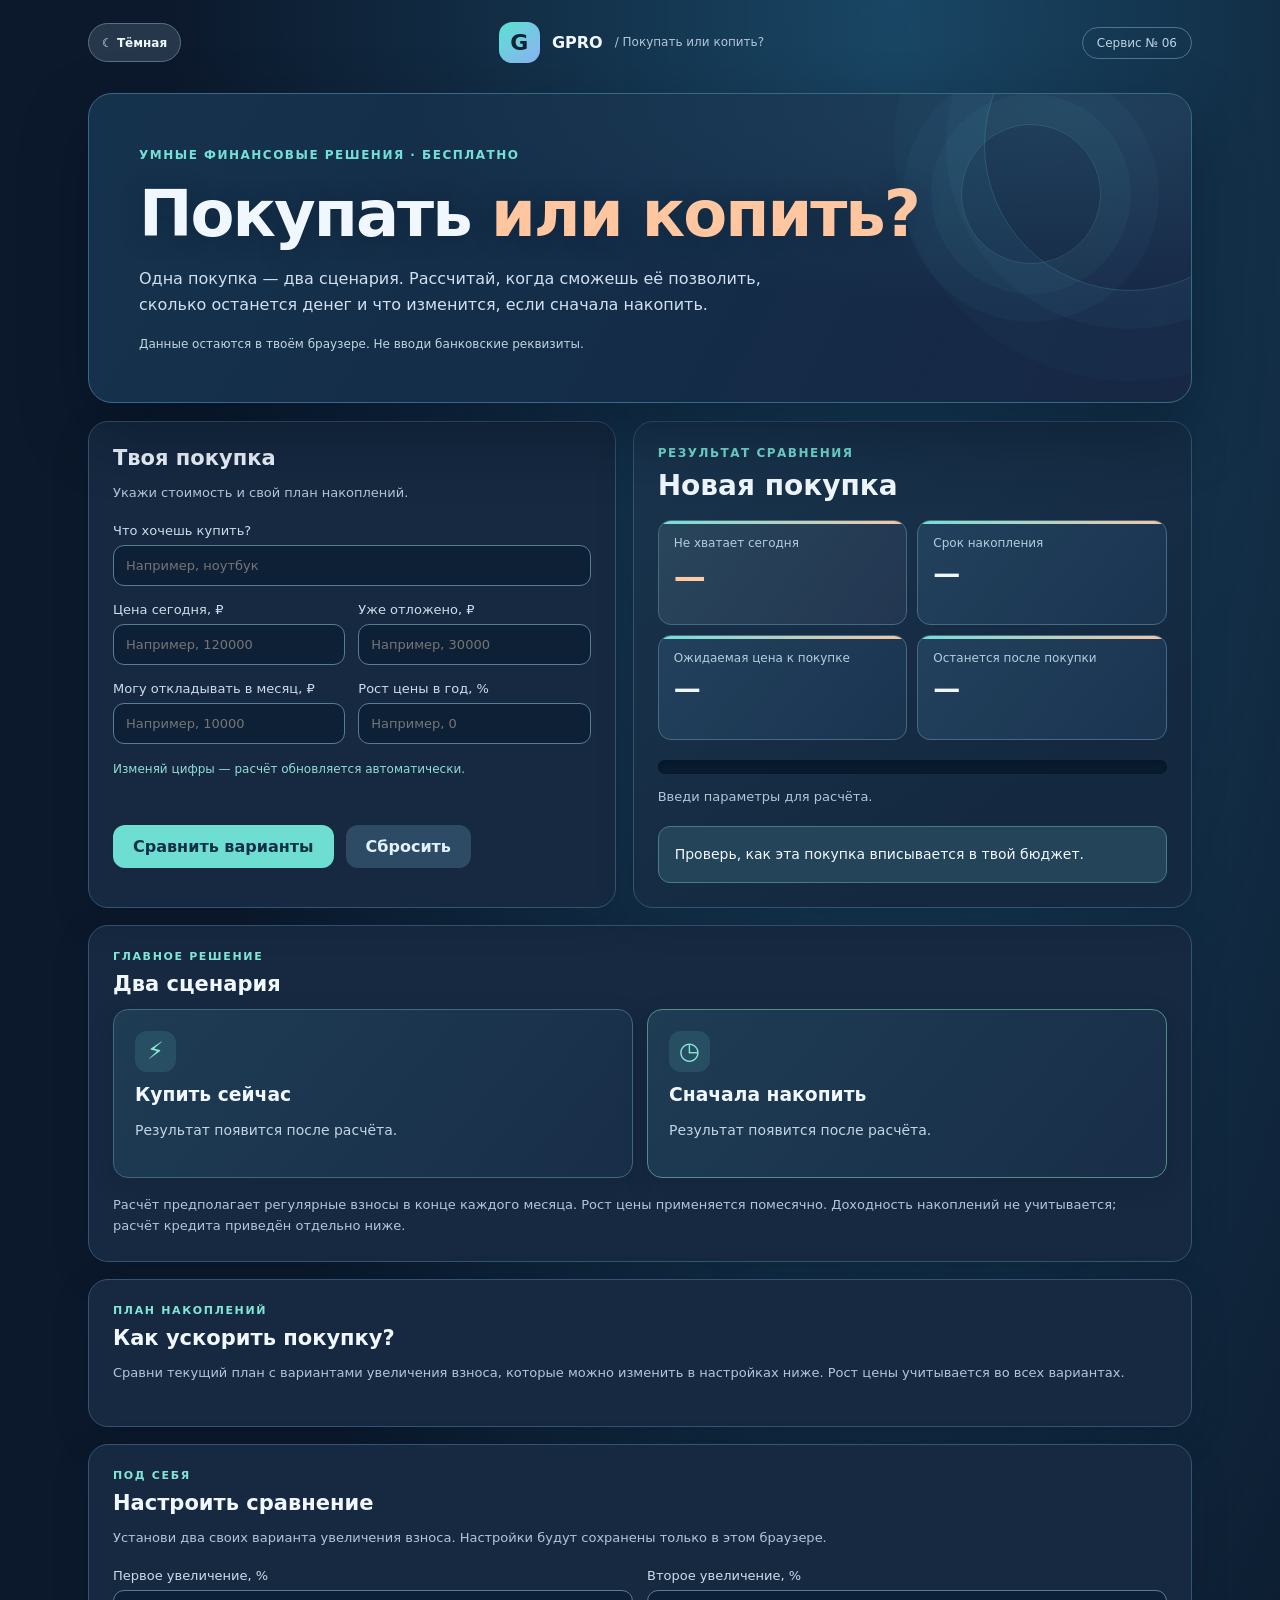
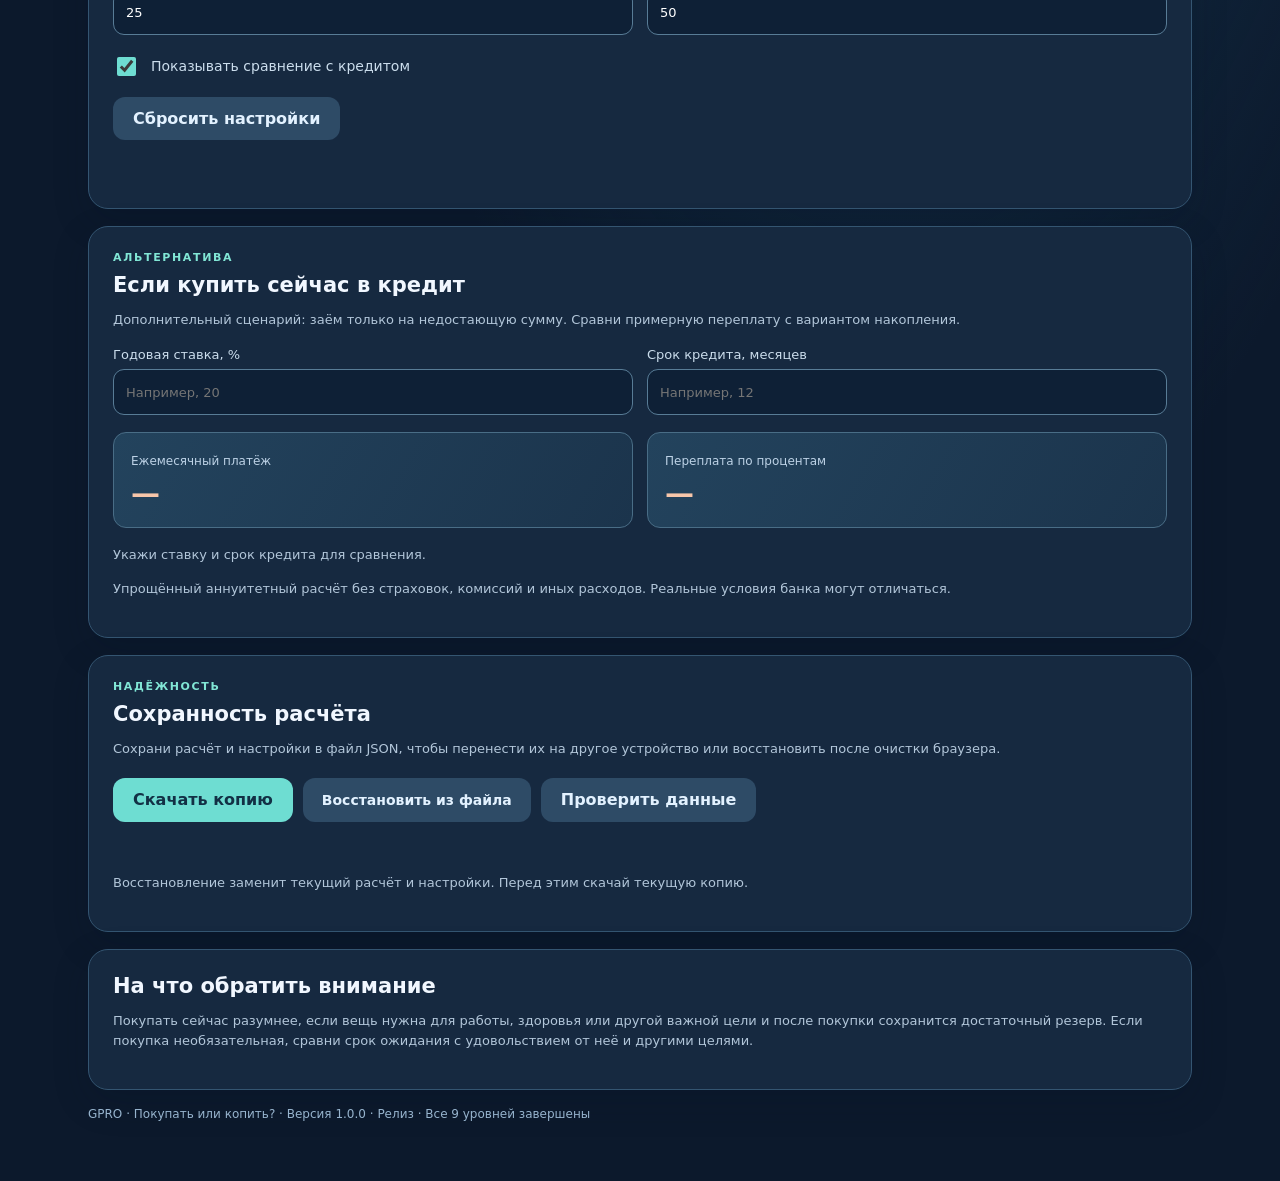
<file: buy-or-save/index.html>
<!doctype html><html lang="ru"><head><meta charset="utf-8"><meta name="viewport" content="width=device-width,initial-scale=1"><meta name="theme-color" content="#102238"><meta name="description" content="Покупать или копить? Бесплатный калькулятор GPRO для планирования крупных покупок."><title>Покупать или копить? — GPRO</title><link rel="stylesheet" href="./css/style.css?v=1.0.0"><link rel="stylesheet" href="./css/theme-light.css?v=1.1.0"></head><body><main class="shell"><header class="top"><button type="button" id="themeToggle" class="theme-toggle" aria-pressed="false" aria-label="Включить светлую тему">☾ Тёмная</button><div class="brand"><span class="mark">G</span><b>GPRO</b><span class="muted">/ Покупать или копить?</span></div><span class="tag">Сервис № 06</span></header><section class="hero"><span class="hero-orbit" aria-hidden="true"></span><span class="eyebrow">Умные финансовые решения · Бесплатно</span><h1>Покупать <em>или копить?</em></h1><p>Одна покупка — два сценария. Рассчитай, когда сможешь её позволить, сколько останется денег и что изменится, если сначала накопить.</p><span class="hint">Данные остаются в твоём браузере. Не вводи банковские реквизиты.</span></section><section class="layout"><section class="panel"><h2>Твоя покупка</h2><p class="muted">Укажи стоимость и свой план накоплений.</p><form id="calculator" novalidate><label>Что хочешь купить?<input id="item" maxlength="75" placeholder="Например, ноутбук"></label><div class="two"><label>Цена сегодня, ₽<input id="price" type="number" min="1" max="1000000000" step="0.01" placeholder="Например, 120000" required></label><label>Уже отложено, ₽<input id="savings" type="number" min="0" max="1000000000" step="0.01" placeholder="Например, 30000" required></label></div><div class="two"><label>Могу откладывать в месяц, ₽<input id="monthly" type="number" min="0" max="1000000000" step="0.01" placeholder="Например, 10000" required></label><label>Рост цены в год, %<input id="growth" type="number" min="-30" max="100" step="0.1" placeholder="Например, 0" required></label></div><p class="form-tip">Изменяй цифры — расчёт обновляется автоматически.</p><p class="error" id="error" role="alert"></p><div class="actions"><button class="button" type="submit">Сравнить варианты</button><button class="button secondary" type="button" id="reset">Сбросить</button></div></form></section><section class="panel output" aria-live="polite"><span class="eyebrow">Результат сравнения</span><h2 id="purchaseTitle">Новая покупка</h2><div class="metrics"><article class="metric-primary"><span>Не хватает сегодня</span><strong id="shortfall">—</strong></article><article><span>Срок накопления</span><strong id="months">—</strong></article><article><span>Ожидаемая цена к покупке</span><strong id="futurePrice">—</strong></article><article><span>Останется после покупки</span><strong id="remaining">—</strong></article></div><div class="meter" role="progressbar" aria-label="Накоплено к текущей цене" aria-valuemin="0" aria-valuemax="100" aria-valuenow="0" id="meter"><span id="fill"></span></div><p class="muted" id="progressText">Введи параметры для расчёта.</p><div class="advice" id="advice">Проверь, как эта покупка вписывается в твой бюджет.</div></section></section><section class="panel comparison"><span class="section-label">Главное решение</span><h2>Два сценария</h2><div class="scenario-grid"><article><span class="scenario-icon">⚡</span><h3>Купить сейчас</h3><p id="nowResult">Результат появится после расчёта.</p></article><article><span class="scenario-icon">◷</span><h3>Сначала накопить</h3><p id="waitResult">Результат появится после расчёта.</p></article></div><p class="muted">Расчёт предполагает регулярные взносы в конце каждого месяца. Рост цены применяется помесячно. Доходность накоплений не учитывается; расчёт кредита приведён отдельно ниже.</p></section><section class="panel alternatives"><span class="section-label">План накоплений</span><h2>Как ускорить покупку?</h2><p class="muted">Сравни текущий план с вариантами увеличения взноса, которые можно изменить в настройках ниже. Рост цены учитывается во всех вариантах.</p><div id="alternativeRows" class="alternatives-list" aria-live="polite"></div></section><section class="panel personal"><span class="section-label">Под себя</span><h2>Настроить сравнение</h2><p class="muted">Установи два своих варианта увеличения взноса. Настройки будут сохранены только в этом браузере.</p><div class="personal-grid"><label>Первое увеличение, %<input id="increaseOne" type="number" min="1" max="300" step="1" value="25"></label><label>Второе увеличение, %<input id="increaseTwo" type="number" min="1" max="300" step="1" value="50"></label></div><label class="check-line"><input type="checkbox" id="showLoan" checked><span>Показывать сравнение с кредитом</span></label><div class="personal-actions"><button type="button" class="button secondary" id="resetPersonal">Сбросить настройки</button></div><p class="muted" id="personalStatus" role="status"></p></section><section class="panel credit" id="loanSection"><span class="section-label">Альтернатива</span><h2>Если купить сейчас в кредит</h2><p class="muted">Дополнительный сценарий: заём только на недостающую сумму. Сравни примерную переплату с вариантом накопления.</p><div class="credit-fields"><label>Годовая ставка, %<input id="loanRate" type="number" min="0" max="100" step="0.1" placeholder="Например, 20"></label><label>Срок кредита, месяцев<input id="loanTerm" type="number" min="1" max="120" step="1" placeholder="Например, 12"></label></div><div class="credit-stats"><div><span>Ежемесячный платёж</span><strong id="loanPayment">—</strong></div><div><span>Переплата по процентам</span><strong id="loanOverpayment">—</strong></div></div><p class="muted" id="loanAdvice">Укажи ставку и срок кредита для сравнения.</p><p class="muted">Упрощённый аннуитетный расчёт без страховок, комиссий и иных расходов. Реальные условия банка могут отличаться.</p></section><section class="panel backup"><span class="section-label">Надёжность</span><h2>Сохранность расчёта</h2><p class="muted">Сохрани расчёт и настройки в файл JSON, чтобы перенести их на другое устройство или восстановить после очистки браузера.</p><div class="backup-actions"><button id="exportData" type="button" class="button">Скачать копию</button><label class="import-label">Восстановить из файла<input id="importData" type="file" accept=".json,application/json"></label><button id="validateData" type="button" class="button secondary">Проверить данные</button></div><p id="backupStatus" role="status" aria-live="polite" class="muted"></p><p class="muted">Восстановление заменит текущий расчёт и настройки. Перед этим скачай текущую копию.</p></section><section class="panel"><h2>На что обратить внимание</h2><p class="muted">Покупать сейчас разумнее, если вещь нужна для работы, здоровья или другой важной цели и после покупки сохранится достаточный резерв. Если покупка необязательная, сравни срок ожидания с удовольствием от неё и другими целями.</p></section><footer>GPRO · Покупать или копить? · Версия 1.0.0 · Релиз · Все 9 уровней завершены</footer></main><script src="./js/app.js?v=1.0.0"></script><script src="./js/theme-toggle.js?v=1.1.0"></script></body></html>
</file>
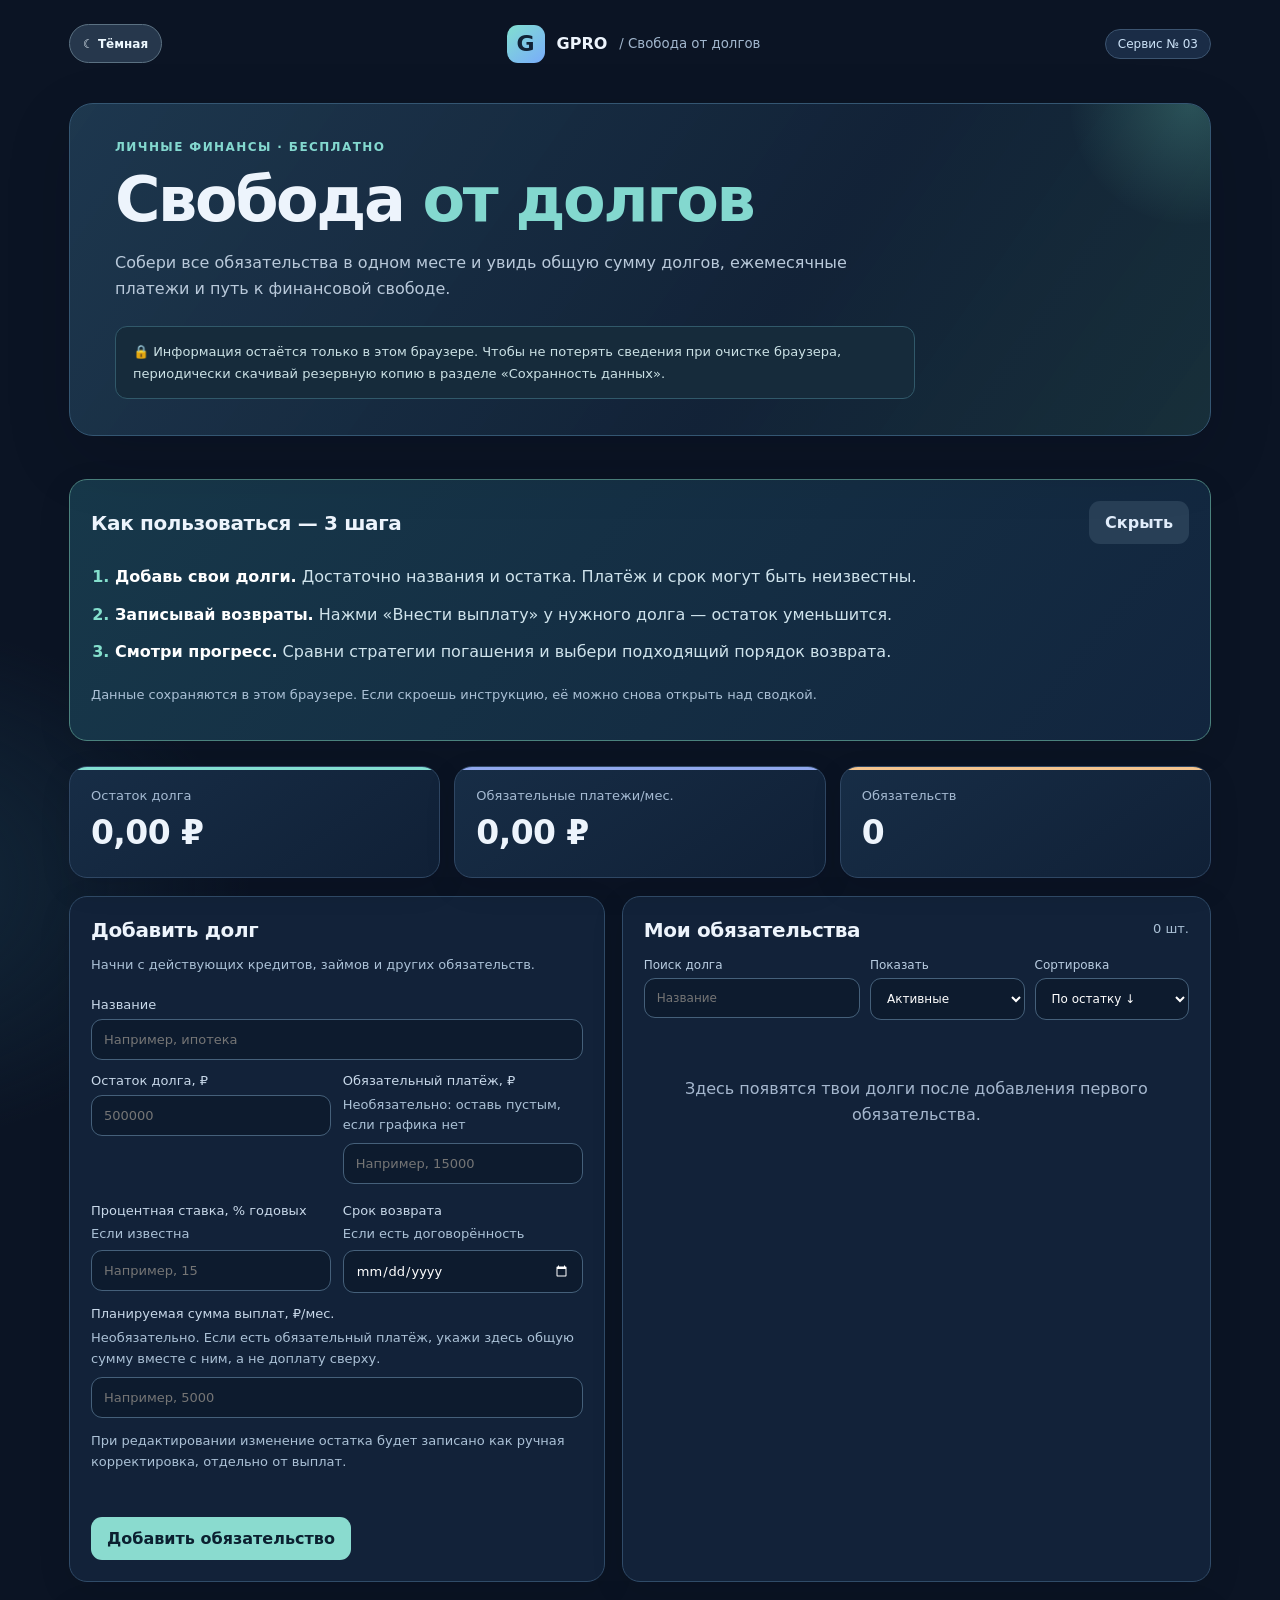
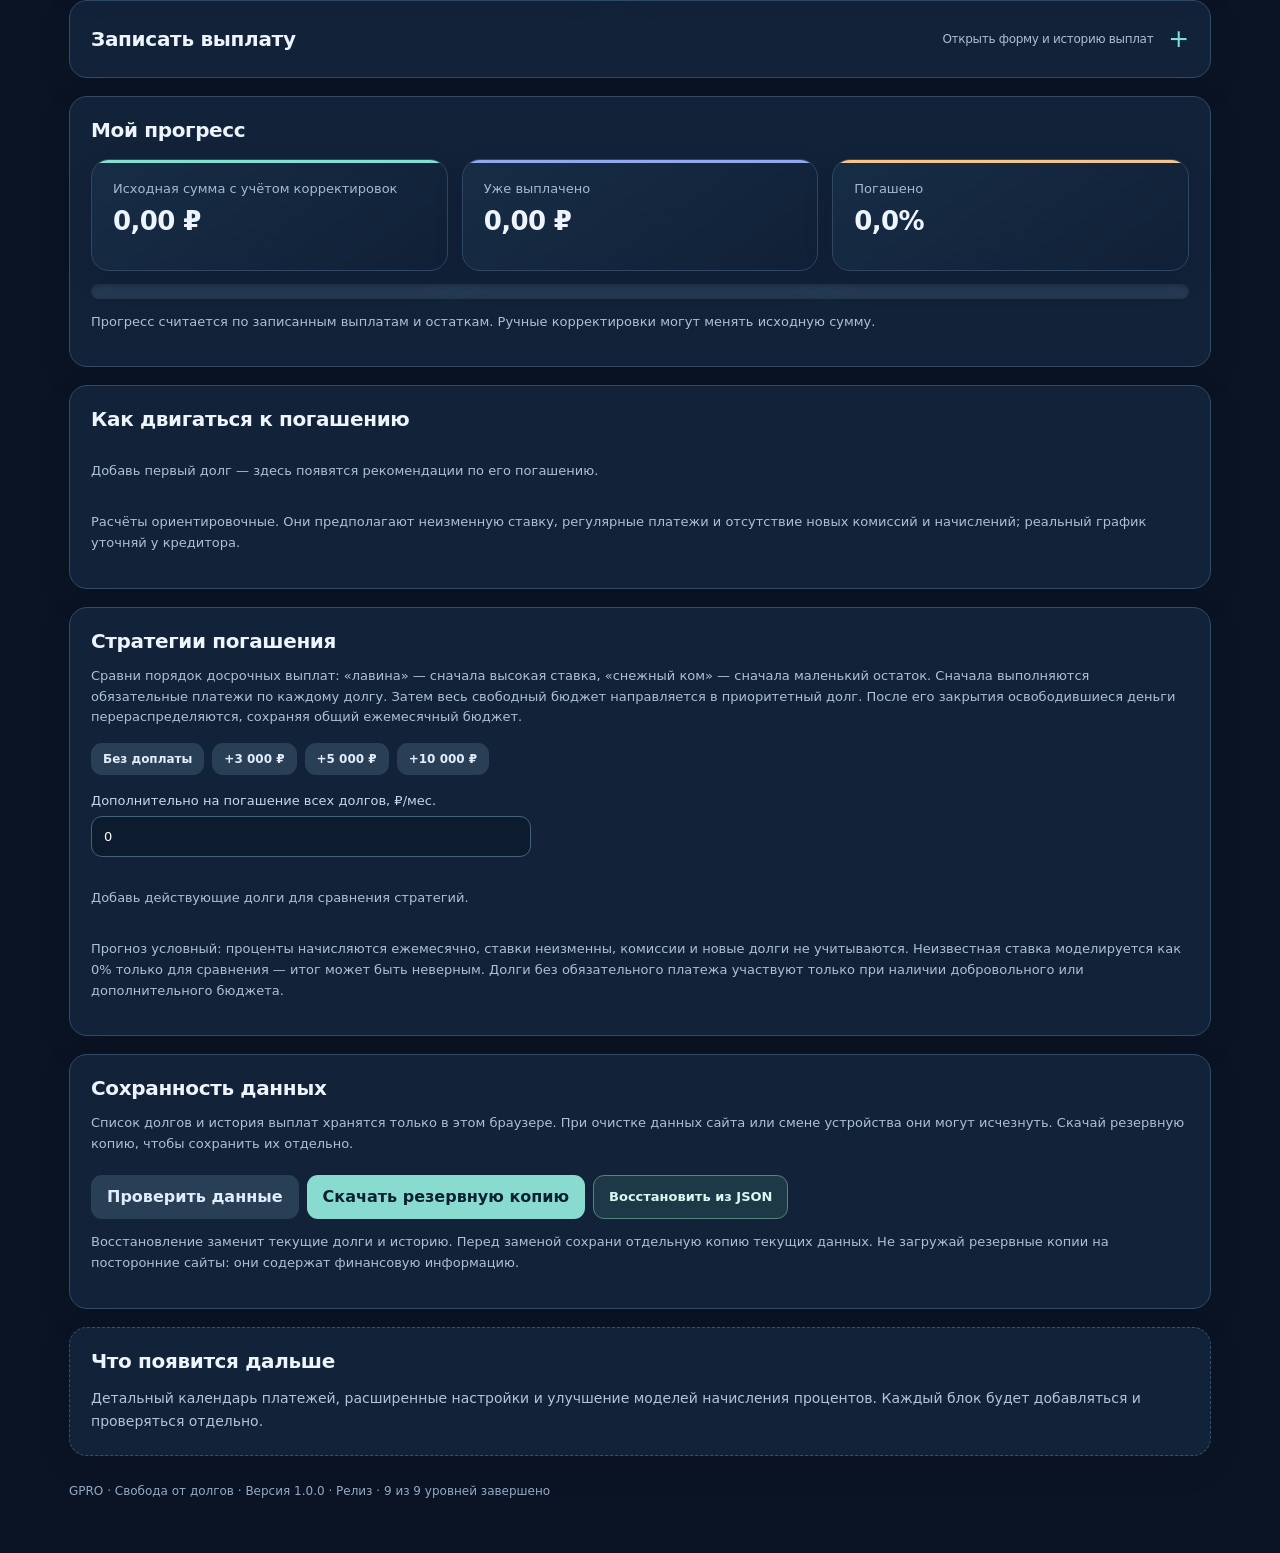
<file: debt-freedom/index.html>
<!doctype html>
<html lang="ru"><head><meta charset="utf-8"><meta name="viewport" content="width=device-width,initial-scale=1"><meta name="theme-color" content="#0d1728"><meta name="description" content="Свобода от долгов — бесплатный инструмент GPRO для учёта долгов и контроля выплат."><title>Свобода от долгов — GPRO</title><link rel="stylesheet" href="./css/style.css?v=1.0.0"><link rel="stylesheet" href="./css/theme-light.css?v=1.1.0"></head>
<body><main class="shell">
<header class="header"><button type="button" id="themeToggle" class="theme-toggle" aria-pressed="false" aria-label="Включить светлую тему">☾ Тёмная</button><div class="brand"><span class="brand-mark">G</span> GPRO <small>/ Свобода от долгов</small></div><span class="tag">Сервис № 03</span></header>
<section class="hero"><div class="eyebrow">Личные финансы · Бесплатно</div><h1>Свобода <span>от долгов</span></h1><p>Собери все обязательства в одном месте и увидь общую сумму долгов, ежемесячные платежи и путь к финансовой свободе.</p><div class="notice">🔒 Информация остаётся только в этом браузере. Чтобы не потерять сведения при очистке браузера, периодически скачивай резервную копию в разделе «Сохранность данных».</div></section>
<div class="guide-trigger"><button class="button secondary" type="button" id="openGuide" hidden>Как пользоваться — 3 шага</button></div><section class="panel getting-started" id="quickGuide"><div class="heading"><h2>Как пользоваться — 3 шага</h2><button class="button secondary" type="button" id="hideGuide">Скрыть</button></div><ol><li><strong>Добавь свои долги.</strong> Достаточно названия и остатка. Платёж и срок могут быть неизвестны.</li><li><strong>Записывай возвраты.</strong> Нажми «Внести выплату» у нужного долга — остаток уменьшится.</li><li><strong>Смотри прогресс.</strong> Сравни стратегии погашения и выбери подходящий порядок возврата.</li></ol><p class="muted">Данные сохраняются в этом браузере. Если скроешь инструкцию, её можно снова открыть над сводкой.</p></section>
<section class="summary" aria-label="Итоги"><article><span>Остаток долга</span><strong id="totalDebt">0 ₽</strong></article><article><span>Обязательные платежи/мес.</span><strong id="totalPayment">0 ₽</strong></article><article><span>Обязательств</span><strong id="debtCount">0</strong></article></section>
<div class="layout"><section class="panel"><h2 id="formHeading">Добавить долг</h2><p class="muted">Начни с действующих кредитов, займов и других обязательств.</p>
<form id="debtForm"><label>Название<input id="debtName" maxlength="80" required placeholder="Например, ипотека"></label><div class="fields"><label>Остаток долга, ₽<input id="debtAmount" type="number" min="0" max="1000000000000" step="0.01" inputmode="decimal" required placeholder="500000"></label><label>Обязательный платёж, ₽ <small class="muted">Необязательно: оставь пустым, если графика нет</small><input id="debtPayment" type="number" min="0" max="1000000000000" step="0.01" inputmode="decimal" placeholder="Например, 15000"></label></div><div class="fields extra-fields"><label>Процентная ставка, % годовых <small class="muted">Если известна</small><input id="debtRate" type="number" min="0" max="100" step="0.01" inputmode="decimal" placeholder="Например, 15"></label><label>Срок возврата <small class="muted">Если есть договорённость</small><input id="debtDue" type="date"></label></div><label>Планируемая сумма выплат, ₽/мес. <small class="muted">Необязательно. Если есть обязательный платёж, укажи здесь общую сумму вместе с ним, а не доплату сверху.</small><input id="debtTarget" type="number" min="0" max="1000000000000" step="0.01" inputmode="decimal" placeholder="Например, 5000"></label><p class="muted">При редактировании изменение остатка будет записано как ручная корректировка, отдельно от выплат.</p><p id="formError" class="error" role="alert"></p><div class="form-actions"><button class="button" id="saveDebt" type="submit">Добавить обязательство</button><button class="button secondary" id="cancelEdit" type="button" hidden>Отмена</button></div><input type="hidden" id="editingId"></form></section>
<section class="panel"><div class="heading"><h2>Мои обязательства</h2><span class="muted" id="listCount"></span></div><div class="debt-tools"><label>Поиск долга<input type="search" id="debtSearch" maxlength="80" placeholder="Название"></label><label>Показать<select id="debtFilter"><option value="active">Активные</option><option value="all">Все</option><option value="closed">Погашенные</option></select></label><label>Сортировка<select id="debtSort"><option value="amount">По остатку ↓</option><option value="payment">По платежу ↓</option><option value="name">По названию</option></select></label></div><div id="debtList" class="debt-list" aria-live="polite"></div></section></div>
<details class="panel panel-payment payment-fold" id="paymentPanel"><summary><span>Записать выплату</span><span class="fold-caption">Открыть форму и историю выплат</span></summary><div class="payment-fold-body"><p class="muted">Выплата уменьшает остаток долга. Начисление процентов и комиссии не происходит автоматически — сверяй актуальный остаток с кредитором.</p><form id="paymentForm"><div class="fields"><label>Обязательство<select id="paymentDebt" required></select></label><label>Сумма выплаты, ₽<input id="paymentAmount" type="number" min="0.01" max="1000000000000" step="0.01" required inputmode="decimal"></label></div><label>Дата выплаты<input id="paymentDate" type="date" required></label><p class="error" id="paymentError" role="alert"></p><p class="muted" id="paymentMessage" role="status" aria-live="polite"></p><button class="button" type="submit">Записать выплату</button></form><h3>История выплат</h3><label class="history-filter">Долг<select id="historyDebt"><option value="all">Все обязательства</option></select></label><p class="muted">Ручные корректировки показаны отдельно и не считаются выплатами.</p><div class="form-actions"><button class="button secondary" id="showMorePayments" type="button" hidden>Показать ещё 50</button><button class="button secondary" id="showAllPayments" type="button" hidden>Показать все</button></div><div id="paymentHistory" class="payment-history"></div>
</div></details><section class="panel progress-panel"><h2>Мой прогресс</h2><div class="summary progress-summary"><article><span>Исходная сумма с учётом корректировок</span><strong id="startingTotal">0 ₽</strong></article><article><span>Уже выплачено</span><strong id="alreadyPaid">0 ₽</strong></article><article><span>Погашено</span><strong id="paidPercent">0%</strong></article></div><div class="progress-track"><div id="paidBar"></div></div><p class="muted">Прогресс считается по записанным выплатам и остаткам. Ручные корректировки могут менять исходную сумму.</p></section><section class="panel advice"><h2>Как двигаться к погашению</h2><div id="guidance" class="advice-list" aria-live="polite"></div><p class="muted">Расчёты ориентировочные. Они предполагают неизменную ставку, регулярные платежи и отсутствие новых комиссий и начислений; реальный график уточняй у кредитора.</p></section>
<section class="panel strategy"><h2>Стратегии погашения</h2><p class="muted">Сравни порядок досрочных выплат: «лавина» — сначала высокая ставка, «снежный ком» — сначала маленький остаток. Сначала выполняются обязательные платежи по каждому долгу. Затем весь свободный бюджет направляется в приоритетный долг. После его закрытия освободившиеся деньги перераспределяются, сохраняя общий ежемесячный бюджет.</p><div class="form-actions extra-presets" aria-label="Быстрый выбор дополнительных выплат"><button class="button secondary" type="button" data-extra="0">Без доплаты</button><button class="button secondary" type="button" data-extra="3000">+3 000 ₽</button><button class="button secondary" type="button" data-extra="5000">+5 000 ₽</button><button class="button secondary" type="button" data-extra="10000">+10 000 ₽</button></div><label>Дополнительно на погашение всех долгов, ₽/мес.<input id="extraPayment" type="number" min="0" max="1000000000000" step="0.01" value="0" inputmode="decimal"></label><div id="strategyResults" class="advice-list" aria-live="polite"></div><p class="muted">Прогноз условный: проценты начисляются ежемесячно, ставки неизменны, комиссии и новые долги не учитываются. Неизвестная ставка моделируется как 0% только для сравнения — итог может быть неверным. Долги без обязательного платежа участвуют только при наличии добровольного или дополнительного бюджета.</p></section><section class="panel backup-panel" id="dataSafety">
<h2>Сохранность данных</h2>
<p class="muted">Список долгов и история выплат хранятся только в этом браузере. При очистке данных сайта или смене устройства они могут исчезнуть. Скачай резервную копию, чтобы сохранить их отдельно.</p>
<div class="form-actions">
<button class="button secondary" id="verifyStorage" type="button">Проверить данные</button>
<button class="button" id="downloadBackup" type="button">Скачать резервную копию</button>
<label class="backup-import">Восстановить из JSON<input type="file" id="restoreBackup" accept=".json,application/json"></label>
</div>
<p class="muted" role="status" aria-live="polite" id="backupStatus"></p>
<p class="muted">Восстановление заменит текущие долги и историю. Перед заменой сохрани отдельную копию текущих данных. Не загружай резервные копии на посторонние сайты: они содержат финансовую информацию.</p>
<div class="data-warning" id="storageWarning" hidden role="alert">
<strong>Обнаружена проблема с хранилищем</strong>
<p id="storageWarningText"></p>
<button class="button secondary" id="emergencyBackup" type="button">Скачать исходные данные для восстановления вручную</button>
</div>
</section>
<section class="panel roadmap"><h2>Что появится дальше</h2><p>Детальный календарь платежей, расширенные настройки и улучшение моделей начисления процентов. Каждый блок будет добавляться и проверяться отдельно.</p></section>
<footer>GPRO · Свобода от долгов · Версия 1.0.0 · Релиз · 9 из 9 уровней завершено</footer>
</main><script src="./js/app.js?v=1.0.0"></script><script src="./js/theme-toggle.js?v=1.1.0"></script></body></html>
</file>
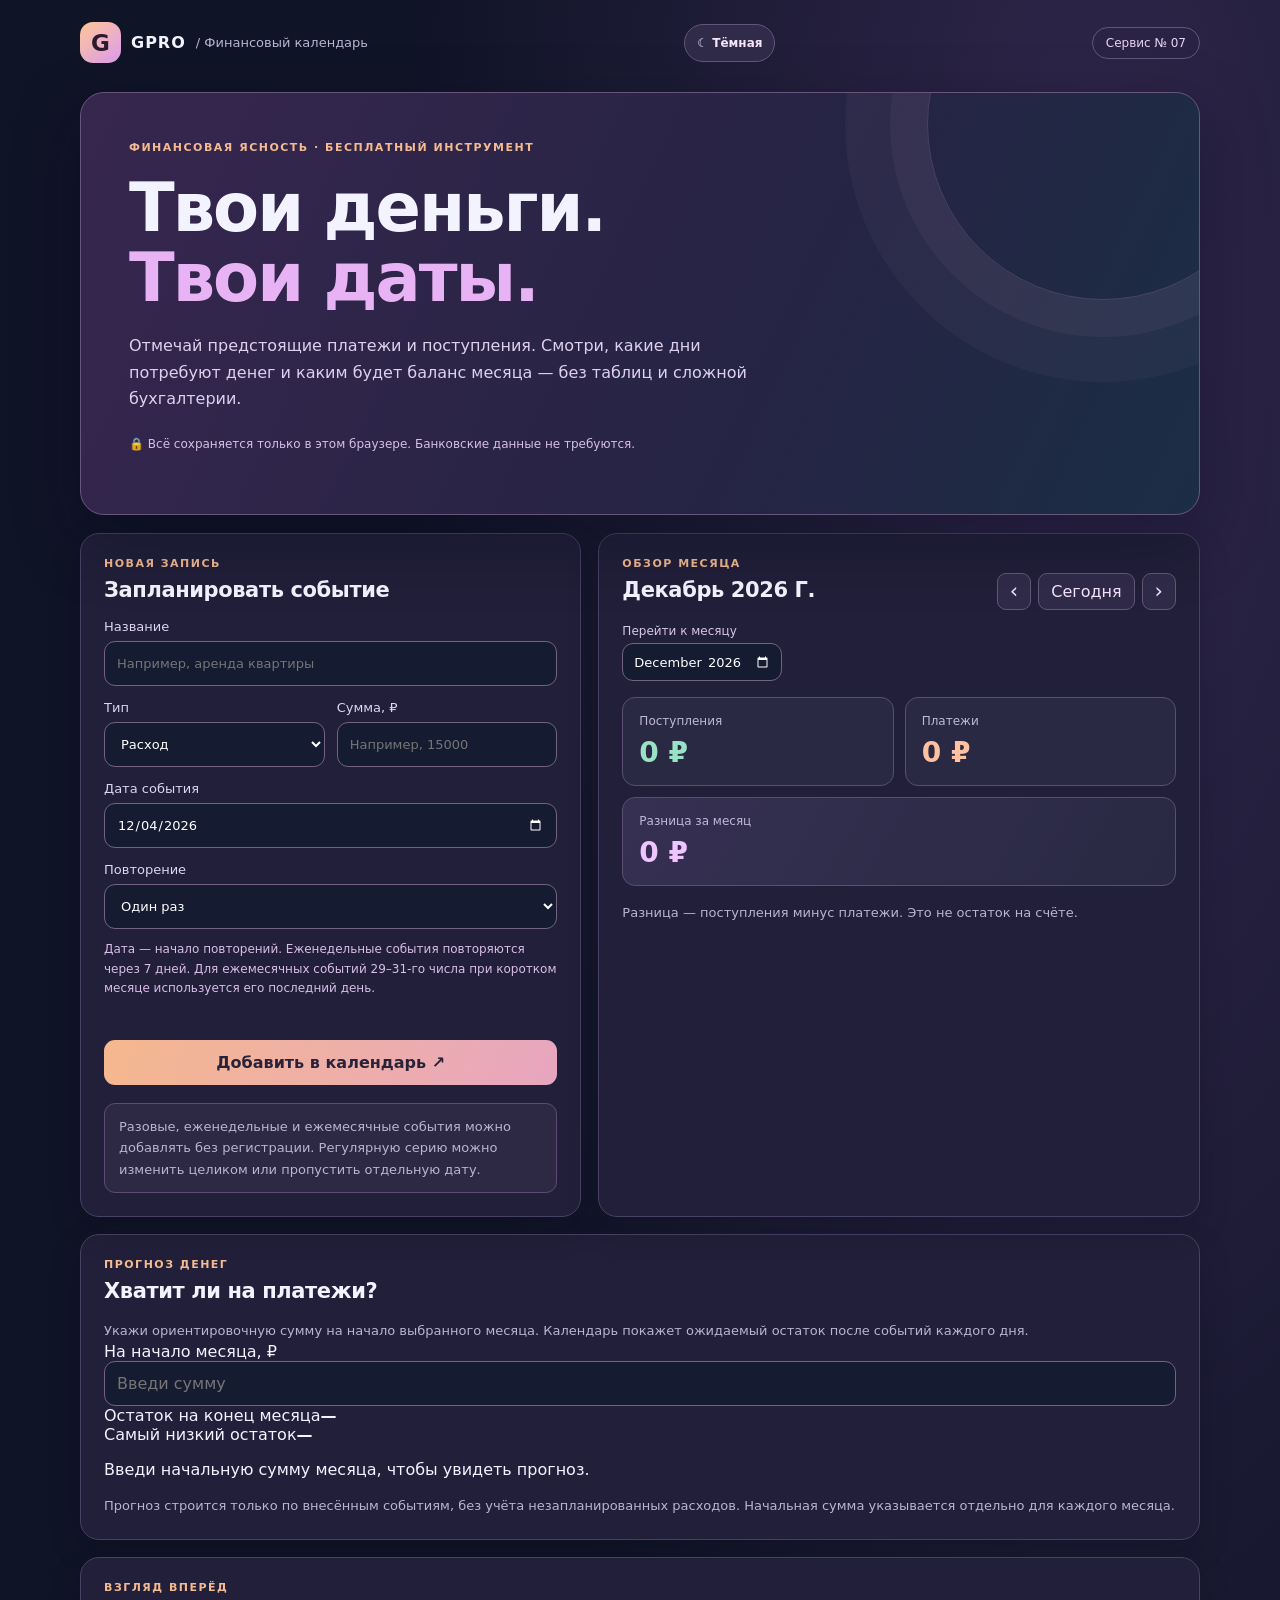
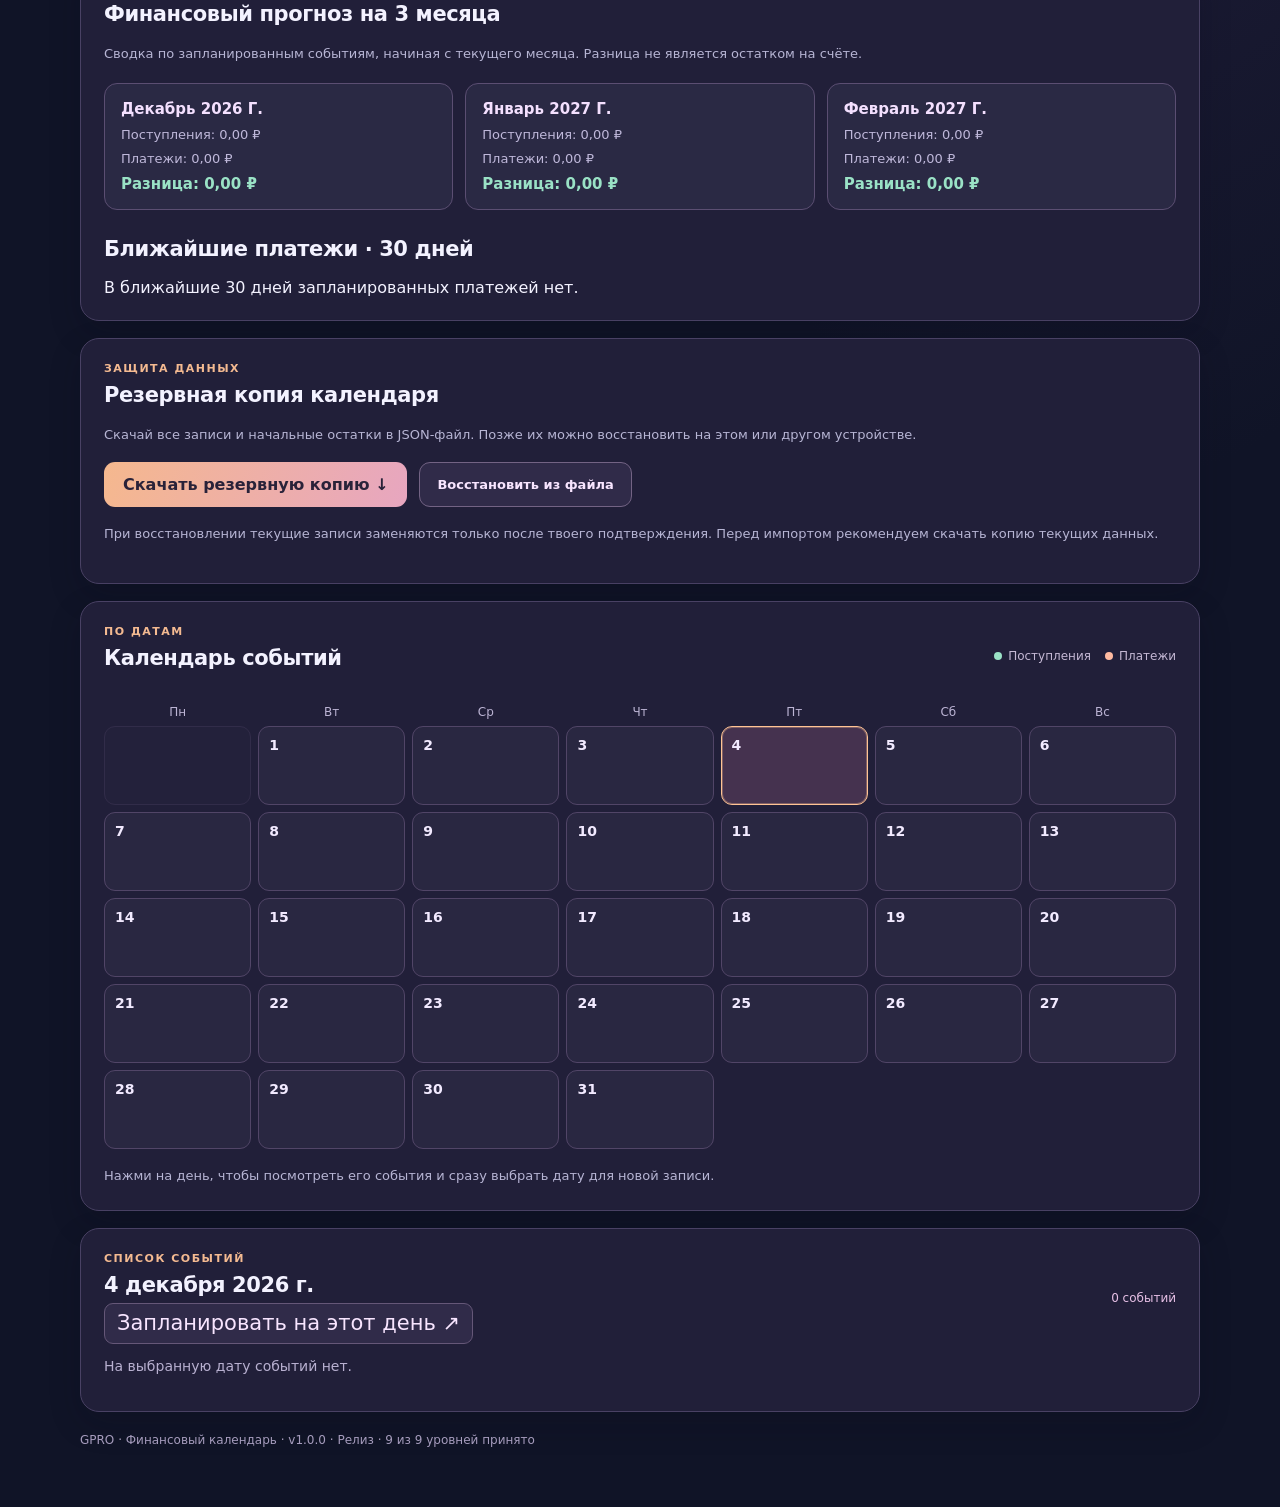
<file: financial-calendar/index.html>
<!doctype html>
<html lang="ru"><head><meta charset="utf-8"><meta name="viewport" content="width=device-width,initial-scale=1">
<meta name="theme-color" content="#181b33"><meta name="description" content="Финансовый календарь GPRO: платежи, доходы и денежный итог по датам. Бесплатно, без регистрации.">
<title>Финансовый календарь — GPRO</title><link rel="stylesheet" href="./css/style.css?v=1.0.0"><link rel="stylesheet" href="./css/refinements-v5.css?v=1.0.0"><link rel="stylesheet" href="./css/theme-light.css?v=1.0.0"><style>.event-controls .edit{min-height:39px;border:1px solid #796789;background:#36304e;color:#f2dbff;border-radius:9px;padding:8px;cursor:pointer}.event-controls .edit:hover{border-color:#ffc394}.cancel-edit{margin-top:3px}.editor.editing{border-color:#c69acb;box-shadow:0 0 0 1px #c69acb30,0 12px 32px #090b1d30}@media(max-width:460px){.event-controls .edit{min-height:43px}}.backup-actions{display:flex;flex-wrap:wrap;gap:12px;align-items:center;margin-top:17px}.backup-import{display:inline-flex;align-items:center;justify-content:center;position:relative;min-height:45px;padding:11px 17px;border:1px solid #736384;border-radius:11px;background:#302b49;color:#f8e5ff;font-size:13px;font-weight:800;cursor:pointer;overflow:hidden}.backup-import:hover{border-color:#ffc794}.backup-import input{position:absolute;inset:0;opacity:0;cursor:pointer;width:100%;height:100%}.backup-import:focus-within{outline:2px solid #ffc794;outline-offset:3px}@media(max-width:460px){.backup-actions{display:grid}.backup-actions>*{width:100%}}.outlook-months{display:grid;grid-template-columns:repeat(3,minmax(0,1fr));gap:12px;margin-top:18px}.outlook-card{display:flex;flex-direction:column;gap:9px;border:1px solid #5b4e72;background:#2a2944;border-radius:13px;padding:16px;min-width:0}.outlook-card strong{text-transform:capitalize;font-size:15px;color:#f4e0ff}.outlook-card span{color:#bfb8da;font-size:13px;overflow-wrap:anywhere}.outlook-net{font-size:15px;color:#9ae2c6;overflow-wrap:anywhere}.outlook-net.negative{color:#ffbaa0}.outlook-subtitle{margin-top:27px}.upcoming-list{display:grid;gap:8px}.upcoming-row{display:flex;justify-content:space-between;align-items:center;gap:12px;padding:12px 14px;background:#292740;border:1px solid #524467;border-radius:11px}.upcoming-row span{overflow-wrap:anywhere;color:#e7deef}.upcoming-row strong{white-space:nowrap;color:#ffbaa0}@media(max-width:750px){.outlook-months{grid-template-columns:1fr}}@media(max-width:440px){.upcoming-row{align-items:flex-start;flex-direction:column;gap:5px}}</style></head>
<body><main class="shell">
<header class="top"><div class="brand"><span class="mark">G</span><strong>GPRO</strong><span class="brand-sub">/ Финансовый календарь</span></div><button type="button" id="themeToggle" class="theme-toggle" aria-label="Включить светлую тему" aria-pressed="false"><span id="themeLabel">☾ Тёмная</span></button><span class="tag">Сервис № 07</span></header>
<section class="hero"><div class="eyebrow">Финансовая ясность · Бесплатный инструмент</div><h1>Твои деньги.<br><em>Твои даты.</em></h1><p>Отмечай предстоящие платежи и поступления. Смотри, какие дни потребуют денег и каким будет баланс месяца — без таблиц и сложной бухгалтерии.</p><p class="privacy">🔒 Всё сохраняется только в этом браузере. Банковские данные не требуются.</p></section>
<div class="layout"><section class="panel editor"><div class="kicker" id="editorKicker">Новая запись</div><h2 id="editorTitle">Запланировать событие</h2><form id="entryForm" novalidate>
<label>Название<input id="entryName" type="text" maxlength="80" placeholder="Например, аренда квартиры" required></label>
<div class="two"><label>Тип<select id="entryType"><option value="expense">Расход</option><option value="income">Поступление</option></select></label><label>Сумма, ₽<input id="entryAmount" type="number" min="0.01" max="1000000000" step="0.01" placeholder="Например, 15000" required></label></div>
<label>Дата события<input id="entryDate" type="date" required></label><label>Повторение<select id="entryRepeat"><option value="once">Один раз</option><option value="monthly">Каждый месяц</option><option value="weekly">Каждую неделю</option></select></label><p class="recurrence-tip">Дата — начало повторений. Еженедельные события повторяются через 7 дней. Для ежемесячных событий 29–31-го числа при коротком месяце используется его последний день.</p><p id="formError" class="error" role="alert"></p>
<button type="submit" class="button primary"><span id="submitLabel">Добавить в календарь</span> <span aria-hidden="true">↗</span></button><button type="button" id="cancelEdit" class="nav-btn cancel-edit" hidden>Отменить редактирование</button></form><p class="note">Разовые, еженедельные и ежемесячные события можно добавлять без регистрации. Регулярную серию можно изменить целиком или пропустить отдельную дату.</p></section>
<section class="panel overview"><div class="kicker">Обзор месяца</div><div class="month-head"><h2 id="monthTitle">Финансовый календарь</h2><div class="nav"><button id="prevMonth" class="nav-btn" type="button" aria-label="Предыдущий месяц">‹</button><button id="todayMonth" class="nav-btn today" type="button">Сегодня</button><button id="nextMonth" class="nav-btn" type="button" aria-label="Следующий месяц">›</button></div><label class="jump-label">Перейти к месяцу<input id="jumpMonth" type="month" min="1900-01" max="2100-12" aria-label="Выбрать месяц календаря"></label></div>
<div class="summary"><div><span>Поступления</span><strong id="totalIncome">0 ₽</strong></div><div><span>Платежи</span><strong id="totalExpense">0 ₽</strong></div><div class="balance"><span>Разница за месяц</span><strong id="totalBalance">0 ₽</strong></div></div>
<p class="hint" id="monthHint">Разница — поступления минус платежи. Это не остаток на счёте.</p></section></div>
<section class="panel forecast-panel"><div class="kicker">Прогноз денег</div><h2>Хватит ли на платежи?</h2><p class="hint">Укажи ориентировочную сумму на начало выбранного месяца. Календарь покажет ожидаемый остаток после событий каждого дня.</p><div class="forecast-grid"><label>На начало месяца, ₽<input id="openingBalance" type="number" min="0" max="1000000000" step="0.01" placeholder="Введи сумму"></label><div class="forecast-stat"><span>Остаток на конец месяца</span><strong id="closingBalance">—</strong></div><div class="forecast-stat"><span>Самый низкий остаток</span><strong id="minimumBalance">—</strong></div></div><p id="forecastNotice" class="forecast-notice" role="status">Введи сумму, чтобы включить прогноз.</p><p class="hint">Прогноз строится только по внесённым событиям, без учёта незапланированных расходов. Начальная сумма указывается отдельно для каждого месяца.</p></section><section class="panel outlook-panel"><div class="kicker">Взгляд вперёд</div><h2>Финансовый прогноз на 3 месяца</h2><p class="hint">Сводка по запланированным событиям, начиная с текущего месяца. Разница не является остатком на счёте.</p><div id="outlookMonths" class="outlook-months"></div><h2 class="outlook-subtitle">Ближайшие платежи · 30 дней</h2><div id="upcomingPayments" class="upcoming-list"></div></section><section class="panel backup-panel"><div class="kicker">Защита данных</div><h2>Резервная копия календаря</h2><p class="hint">Скачай все записи и начальные остатки в JSON-файл. Позже их можно восстановить на этом или другом устройстве.</p><div class="backup-actions"><button type="button" id="exportBackup" class="button primary">Скачать резервную копию ↓</button><label class="backup-import">Восстановить из файла<input id="importBackup" type="file" accept=".json,application/json"></label></div><p class="hint">При восстановлении текущие записи заменяются только после твоего подтверждения. Перед импортом рекомендуем скачать копию текущих данных.</p><p id="backupStatus" role="status" class="hint"></p></section><section class="panel calendar-panel"><div class="section-head"><div><div class="kicker">По датам</div><h2>Календарь событий</h2></div><div class="legend"><span><i class="dot income"></i> Поступления</span><span><i class="dot expense"></i> Платежи</span></div></div>
<div class="weekdays" aria-hidden="true"><span>Пн</span><span>Вт</span><span>Ср</span><span>Чт</span><span>Пт</span><span>Сб</span><span>Вс</span></div><div id="calendarGrid" class="calendar-grid" role="group" aria-label="Календарь выбранного месяца"></div><p class="hint">Нажми на день, чтобы посмотреть его события и сразу выбрать дату для новой записи.</p></section>
<section class="panel event-panel"><div class="section-head"><div><div class="kicker">Список событий</div><h2 id="selectedDayTitle">События за день</h2><button id="planSelected" type="button" class="nav-btn plan-day">Запланировать на этот день ↗</button></div><span class="count" id="eventsCount">0 событий</span></div><div id="dayEvents" class="events"><p class="empty">На выбранный день событий пока нет.</p></div></section>
<footer>GPRO · Финансовый календарь · v1.0.0 · Релиз · 9 из 9 уровней принято</footer></main>
<script src="./js/app.js?v=1.0.0"></script><script src="./js/backup-v7.js?v=1.0.0"></script><script src="./js/outlook-v8.js?v=1.0.0"></script><script src="./js/theme-toggle.js?v=1.0.0"></script></body></html>
</file>
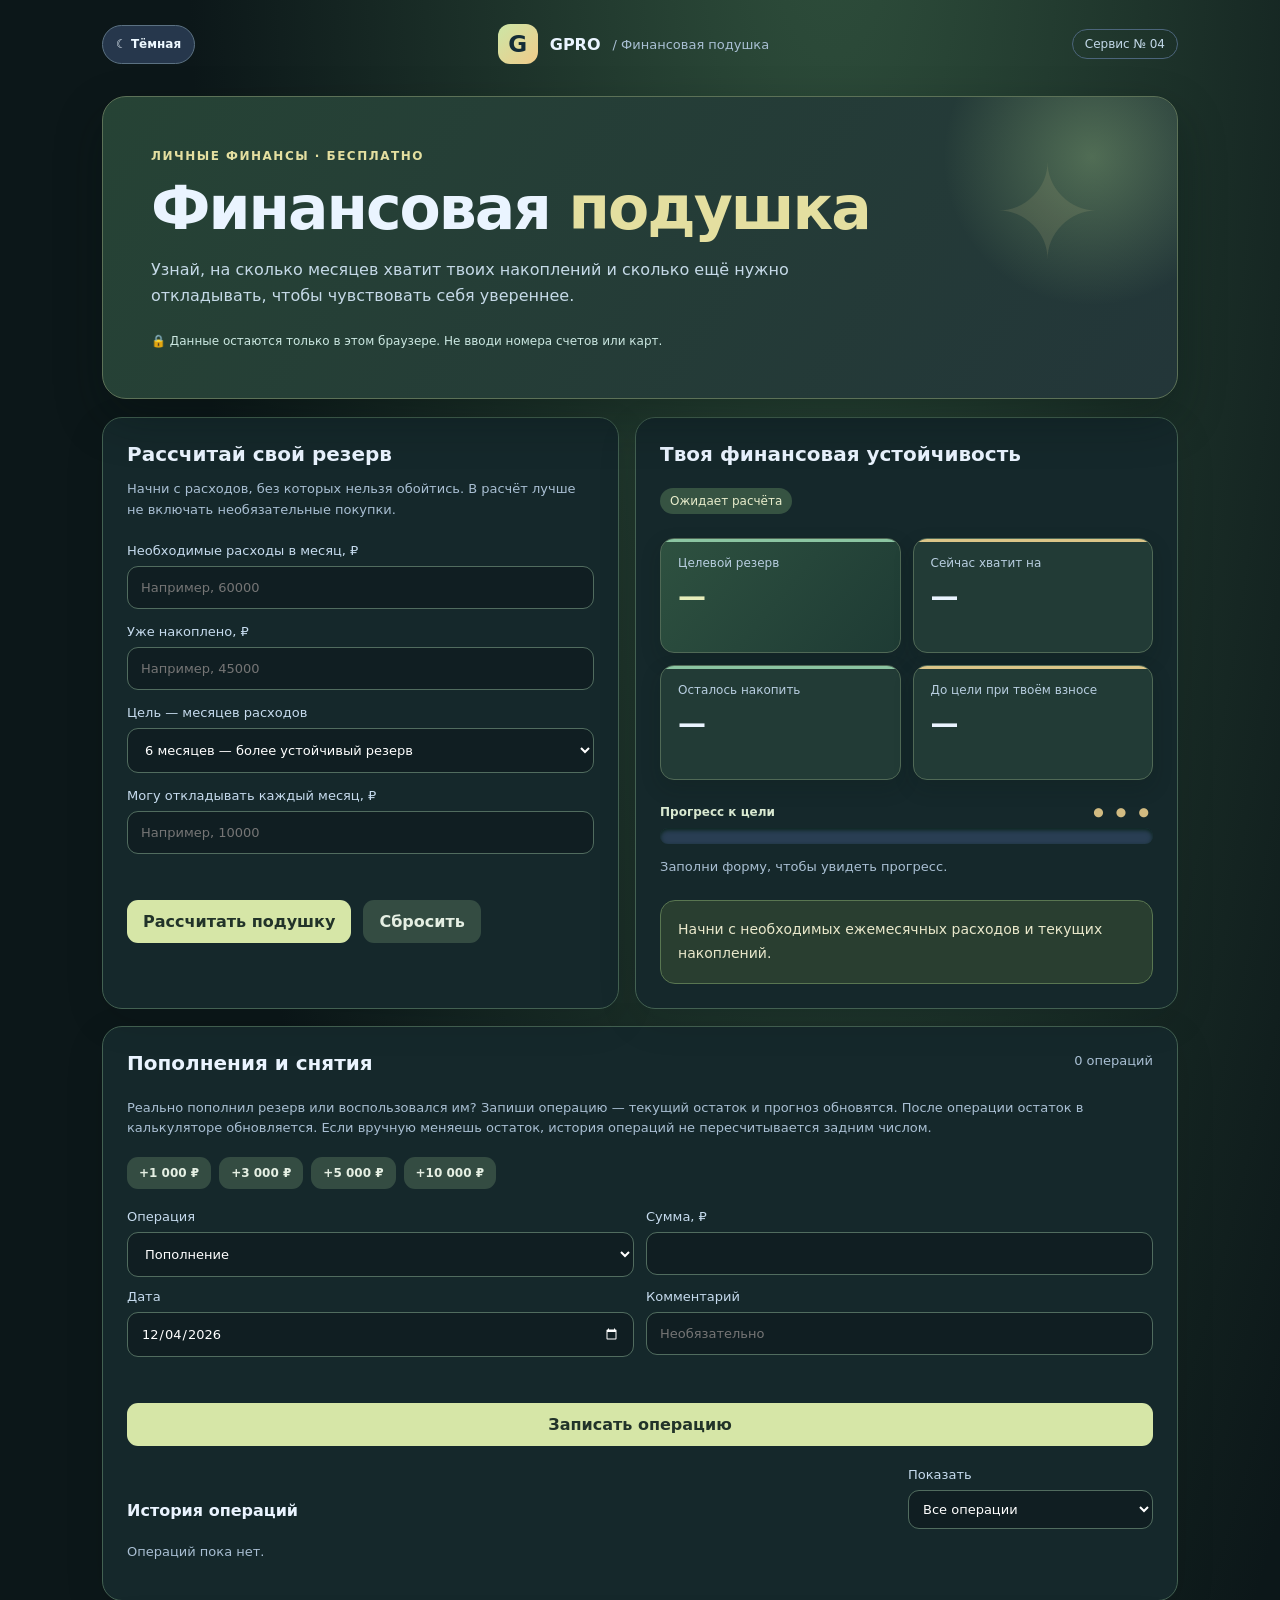
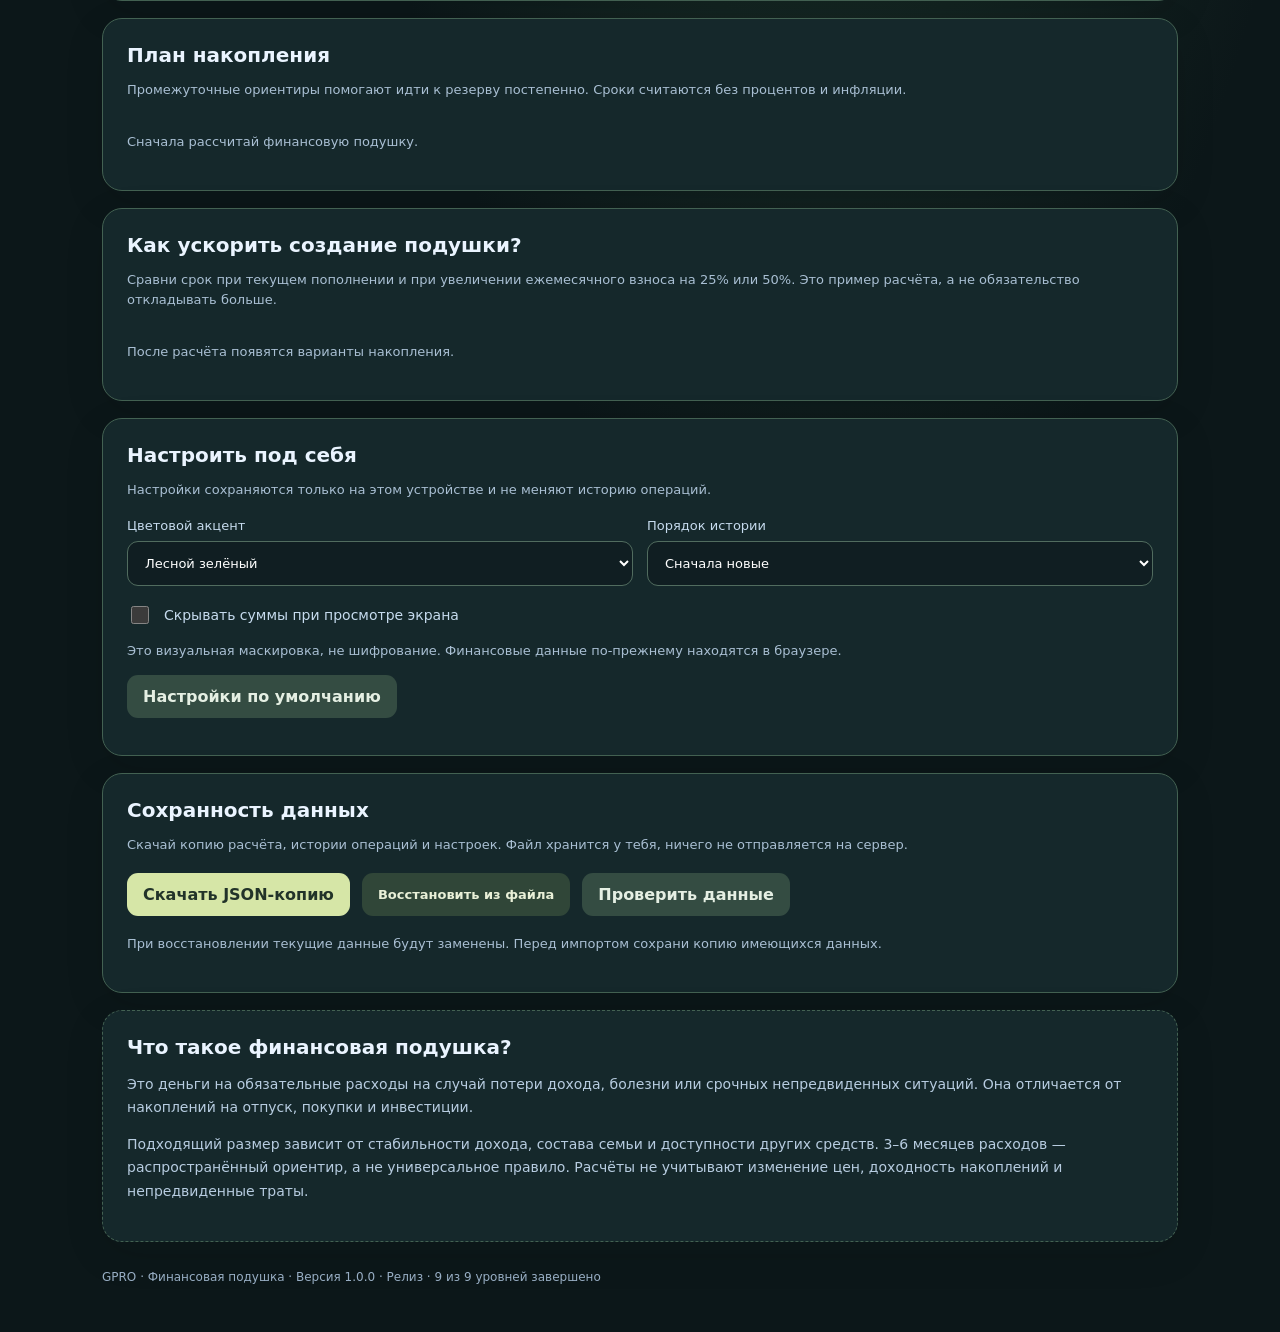
<file: financial-cushion/index.html>
<!doctype html>
<html lang="ru"><head><meta charset="utf-8"><meta name="viewport" content="width=device-width,initial-scale=1"><meta name="theme-color" content="#0b1829"><meta name="description" content="Финансовая подушка GPRO — бесплатный расчёт личного денежного резерва."><title>Финансовая подушка — GPRO</title><link rel="stylesheet" href="./css/style.css?v=1.0.0"><link rel="stylesheet" href="./css/theme-light.css?v=1.1.0"></head>
<body><main class="shell"><header class="top"><button type="button" id="themeToggle" class="theme-toggle" aria-pressed="false" aria-label="Включить светлую тему">☾ Тёмная</button><div class="brand"><span class="mark">G</span><b>GPRO</b><span class="sub">/ Финансовая подушка</span></div><span class="tag">Сервис № 04</span></header>
<section class="hero"><span class="eyebrow">Личные финансы · Бесплатно</span><span class="hero-decoration" aria-hidden="true">✦</span><h1>Финансовая <em>подушка</em></h1><p>Узнай, на сколько месяцев хватит твоих накоплений и сколько ещё нужно откладывать, чтобы чувствовать себя увереннее.</p><div class="privacy">🔒 Данные остаются только в этом браузере. Не вводи номера счетов или карт.</div></section>
<section class="layout"><section class="panel"><h2>Рассчитай свой резерв</h2><p class="muted">Начни с расходов, без которых нельзя обойтись. В расчёт лучше не включать необязательные покупки.</p>
<form id="calcForm"><label>Необходимые расходы в месяц, ₽<input id="expenses" type="number" min="1" max="1000000000000" step="0.01" inputmode="decimal" placeholder="Например, 60000" required></label>
<label>Уже накоплено, ₽<input id="saved" type="number" min="0" max="1000000000000" step="0.01" inputmode="decimal" placeholder="Например, 45000" required></label>
<label>Цель — месяцев расходов<select id="months"><option value="3">3 месяца — базовая подушка</option><option value="6" selected>6 месяцев — более устойчивый резерв</option><option value="9">9 месяцев — повышенный запас</option><option value="12">12 месяцев — большой резерв</option><option value="custom">Своя цель</option></select></label><label id="customMonthsWrap" hidden>Сколько месяцев расходов?<input id="customMonths" type="number" min="1" max="36" step="1" inputmode="numeric" placeholder="Например, 8"></label>
<label>Могу откладывать каждый месяц, ₽<input id="contribution" type="number" min="0" max="1000000000000" step="0.01" inputmode="decimal" placeholder="Например, 10000"></label>
<p id="formError" class="error" role="alert"></p><div class="actions"><button class="button" type="submit">Рассчитать подушку</button><button class="button secondary" type="button" id="resetForm">Сбросить</button></div></form></section>
<section class="panel results" id="results" aria-live="polite"><div class="heading"><h2>Твоя финансовая устойчивость</h2><span class="status" id="resultStatus">Ожидает расчёта</span></div><div class="metrics"><article class="metric-primary"><span>Целевой резерв</span><strong id="target">—</strong></article><article><span>Сейчас хватит на</span><strong id="coverage">—</strong></article><article><span>Осталось накопить</span><strong id="missing">—</strong></article><article><span>До цели при твоём взносе</span><strong id="eta">—</strong></article></div><div class="progress-label"><span>Прогресс к цели</span><span aria-hidden="true">● ● ●</span></div><div class="meter" role="progressbar" aria-label="Прогресс накопления финансовой подушки" aria-valuemin="0" aria-valuemax="100" aria-valuenow="0" id="progressTrack"><span id="progressBar"></span></div><p class="muted" id="progressCaption">Заполни форму, чтобы увидеть прогресс.</p><div class="guidance" id="guidance">Начни с необходимых ежемесячных расходов и текущих накоплений.</div></section></section>
<section class="panel transactions" id="transactionsPanel"><div class="heading"><h2>Пополнения и снятия</h2><span class="muted" id="operationsCount">0 операций</span></div><p class="muted">Реально пополнил резерв или воспользовался им? Запиши операцию — текущий остаток и прогноз обновятся. После операции остаток в калькуляторе обновляется. Если вручную меняешь остаток, история операций не пересчитывается задним числом.</p>
<div class="quick-actions" aria-label="Быстрое пополнение"><button class="button secondary" type="button" data-quick="1000">+1 000 ₽</button><button class="button secondary" type="button" data-quick="3000">+3 000 ₽</button><button class="button secondary" type="button" data-quick="5000">+5 000 ₽</button><button class="button secondary" type="button" data-quick="10000">+10 000 ₽</button></div><form id="operationForm"><div class="operation-grid"><label>Операция<select id="operationType"><option value="deposit">Пополнение</option><option value="withdrawal">Снятие</option></select></label><label>Сумма, ₽<input id="operationAmount" type="number" min="0.01" max="1000000000000" step="0.01" inputmode="decimal" required></label><label>Дата<input id="operationDate" type="date" required></label><label>Комментарий<input id="operationNote" maxlength="80" placeholder="Необязательно"></label></div><p id="operationError" class="error" role="alert"></p><button class="button" type="submit">Записать операцию</button></form>
<div class="heading history-heading"><h3>История операций</h3><label class="history-filter">Показать<select id="historyFilter"><option value="all">Все операции</option><option value="deposit">Пополнения</option><option value="withdrawal">Снятия</option></select></label></div><div id="operationHistory" class="operation-history"><p class="muted">Операций пока нет.</p></div></section>
<section class="panel milestones" id="milestonesPanel"><h2>План накопления</h2><p class="muted">Промежуточные ориентиры помогают идти к резерву постепенно. Сроки считаются без процентов и инфляции.</p><div id="milestoneList" class="milestone-list"><p class="muted">Сначала рассчитай финансовую подушку.</p></div></section>
<section class="panel scenarios"><h2>Как ускорить создание подушки?</h2><p class="muted">Сравни срок при текущем пополнении и при увеличении ежемесячного взноса на 25% или 50%. Это пример расчёта, а не обязательство откладывать больше.</p><div id="scenarioList" class="scenario-list"><p class="muted">После расчёта появятся варианты накопления.</p></div></section>
<section class="panel preferences"><h2>Настроить под себя</h2><p class="muted">Настройки сохраняются только на этом устройстве и не меняют историю операций.</p><div class="preference-grid"><label>Цветовой акцент<select id="accentChoice"><option value="forest">Лесной зелёный</option><option value="gold">Тёплое золото</option></select></label><label>Порядок истории<select id="historyOrder"><option value="newest">Сначала новые</option><option value="oldest">Сначала старые</option></select></label></div><label class="privacy-toggle"><input type="checkbox" id="hideAmounts"> Скрывать суммы при просмотре экрана</label><p class="muted">Это визуальная маскировка, не шифрование. Финансовые данные по-прежнему находятся в браузере.</p><button class="button secondary" type="button" id="resetPreferences">Настройки по умолчанию</button><p class="muted" id="settingsStatus" role="status"></p></section>
<section class="panel backup"><h2>Сохранность данных</h2><p class="muted">Скачай копию расчёта, истории операций и настроек. Файл хранится у тебя, ничего не отправляется на сервер.</p><div class="actions"><button class="button" id="exportBackup" type="button">Скачать JSON-копию</button><label class="import-label">Восстановить из файла<input id="importBackup" type="file" accept=".json,application/json"></label><button class="button secondary" id="checkData" type="button">Проверить данные</button></div><p id="backupMessage" class="muted" role="status" aria-live="polite"></p><p class="muted">При восстановлении текущие данные будут заменены. Перед импортом сохрани копию имеющихся данных.</p></section>
<section class="panel note"><h2>Что такое финансовая подушка?</h2><p>Это деньги на обязательные расходы на случай потери дохода, болезни или срочных непредвиденных ситуаций. Она отличается от накоплений на отпуск, покупки и инвестиции.</p><p>Подходящий размер зависит от стабильности дохода, состава семьи и доступности других средств. 3–6 месяцев расходов — распространённый ориентир, а не универсальное правило. Расчёты не учитывают изменение цен, доходность накоплений и непредвиденные траты.</p></section>
<footer>GPRO · Финансовая подушка · Версия 1.0.0 · Релиз · 9 из 9 уровней завершено</footer></main><script src="./js/app.js?v=1.0.0"></script><script src="./js/theme-toggle.js?v=1.1.0"></script></body></html>
</file>
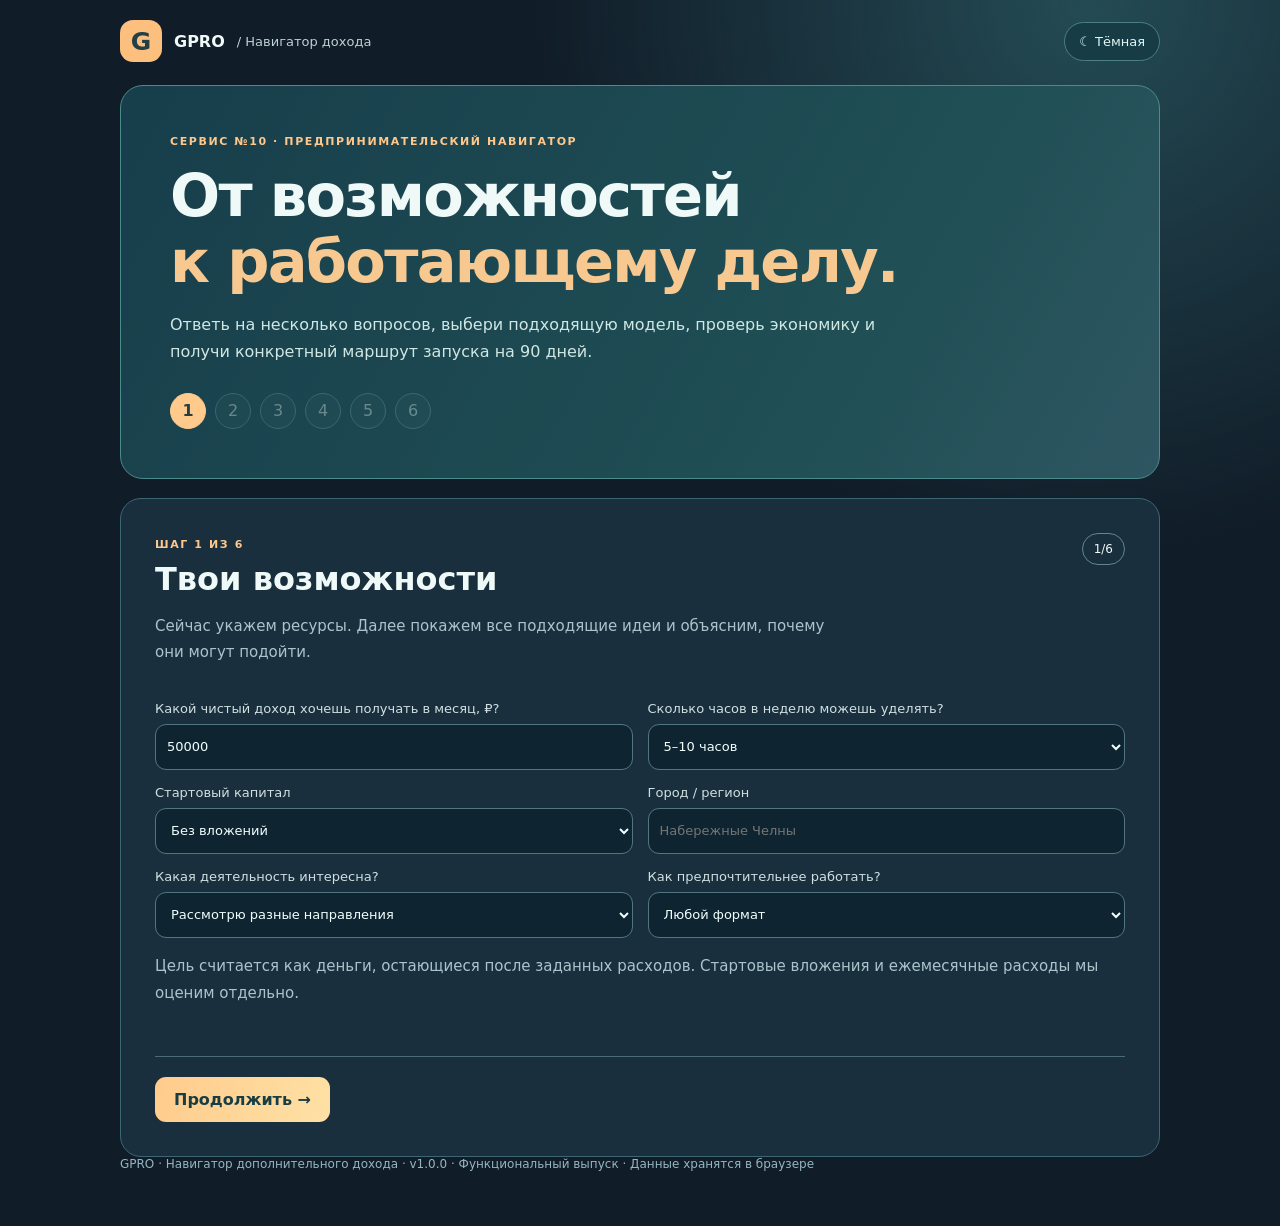
<file: income-navigator/index.html>
<!doctype html><html lang="ru"><head><meta charset="utf-8"><meta name="viewport" content="width=device-width,initial-scale=1"><meta name="theme-color" content="#102b35"><meta name="description" content="GPRO — пошаговый навигатор запуска предпринимательского дела: идеи, экономика, риски и план на 90 дней."><title>Навигатор дополнительного дохода — GPRO</title><link rel="stylesheet" href="./css/style.css?v=1.0.0"></head><body><main class="shell wizard-shell"><header class="top"><div class="brand"><span class="brand-icon">G</span><b>GPRO</b><span class="sub">/ Навигатор дохода</span></div><button id="theme" type="button" class="theme" aria-pressed="false">☾ Тёмная</button></header><section class="wizard-hero"><div class="overline">Сервис №10 · Предпринимательский навигатор</div><h1>От возможностей<br><em>к работающему делу.</em></h1><p>Ответь на несколько вопросов, выбери подходящую модель, проверь экономику и получи конкретный маршрут запуска на 90 дней.</p><div class="wizard-steps" id="stepRail" aria-label="Шаги навигатора"></div></section><div class="wizard-body"><div class="wizard-heading"><div><span id="stepEyebrow" class="overline"></span><h2 id="stepTitle"></h2><p id="stepHelp" class="hint"></p></div><span id="stepCounter" class="count"></span></div><section class="wizard-stage" id="stage1"><div class="form-grid wizard-form"><label>Какой чистый доход хочешь получать в месяц, ₽?<input id="target" type="number" min="1000" max="10000000" step="1000" value="50000"></label><label>Сколько часов в неделю можешь уделять?<select id="hours"><option value="5">До 5 часов</option><option value="10" selected>5–10 часов</option><option value="20">10–20 часов</option><option value="40">20–40 часов</option><option value="60">Более 40 часов</option></select></label><label>Стартовый капитал<select id="budget"><option value="0">Без вложений</option><option value="20000">До 20 000 ₽</option><option value="50000">До 50 000 ₽</option><option value="100000">До 100 000 ₽</option><option value="200000">До 200 000 ₽</option><option value="300000">До 300 000 ₽</option><option value="400000">До 400 000 ₽</option><option value="500000">До 500 000 ₽</option><option value="600000">До 600 000 ₽</option><option value="700000">До 700 000 ₽</option><option value="800000">До 800 000 ₽</option><option value="900000">До 900 000 ₽</option><option value="1000000">До 1 млн ₽</option><option value="1500000">До 1,5 млн ₽</option></select></label><label>Город / регион<input id="city" maxlength="80" placeholder="Набережные Челны"></label><label>Какая деятельность интересна?<select id="interest"><option value="any">Рассмотрю разные направления</option><option value="events">Игры и мероприятия</option><option value="rental">Аренда и прокат</option><option value="property">Недвижимость и помещения</option><option value="repair">Ремонт и строительство</option><option value="cleaning">Клининг и химчистка</option><option value="resale">Перепродажа и торговля</option><option value="auto">Автомобильная сфера</option><option value="digital">Компьютеры и цифровые услуги</option><option value="season">Сезонные услуги</option><option value="services">Оказание услуг</option><option value="creative">Контент и творчество</option></select></label><label>Как предпочтительнее работать?<select id="workFormat"><option value="any">Любой формат</option><option value="online">В основном онлайн</option><option value="offline">В основном офлайн</option></select></label></div><p class="hint">Цель считается как деньги, остающиеся после заданных расходов. Стартовые вложения и ежемесячные расходы мы оценим отдельно.</p></section><section class="wizard-stage" id="stage2" hidden><div id="ideasIntro" class="strategy-overview"></div><div id="ideaCards" class="wizard-card-grid"></div><details class="wizard-disclosure"><summary>Как составлен рейтинг?</summary><p>Приоритет отдается соответствию бюджету, доступным часам, интересам и потенциальной экономике. Стартовые чеки и расходы — предварительные гипотезы, не данные о реальных заказах в выбранном городе. Неподходящие варианты отмечаются и не скрывают ограничения.</p></details></section><section class="wizard-stage" id="stage3" hidden><div id="chosenIdea"></div></section><section class="wizard-stage" id="stage4" hidden><div id="economics"></div></section><section class="wizard-stage" id="stage5" hidden><div id="roadmap"></div></section><section class="wizard-stage" id="stage6" hidden><div id="finish"></div><div id="actualJournal"></div></section><p class="error" id="wizardError" role="alert"></p><div class="wizard-actions"><button id="prev" type="button" class="secondary">← Назад</button><button id="next" type="button" class="primary">Продолжить →</button></div></div><footer>GPRO · Навигатор дополнительного дохода · v1.0.0 · Функциональный выпуск · Данные хранятся в браузере</footer></main><script src="./js/deep-models.js?v=1.0.0"></script><script src="./js/playbooks.js?v=1.0.0"></script><script src="./js/category-guides.js?v=1.0.0"></script><script src="./js/cleaning-detail.js?v=1.0.0"></script><script src="./js/sector-steps.js?v=1.0.0"></script><script src="./js/model-briefs.js?v=1.0.0"></script><script src="./js/specialist-guides.js?v=1.0.0"></script><script src="./js/capital-guides.js?v=1.0.0"></script><script src="./js/expanded-guides.js?v=1.0.0"></script><script src="./js/model-operations.js?v=1.0.0"></script><script src="./js/market-evidence.js?v=1.0.0"></script><script src="./js/actuals.js?v=1.0.0"></script><script src="./js/wizard.js?v=1.0.0"></script></body></html>
</file>
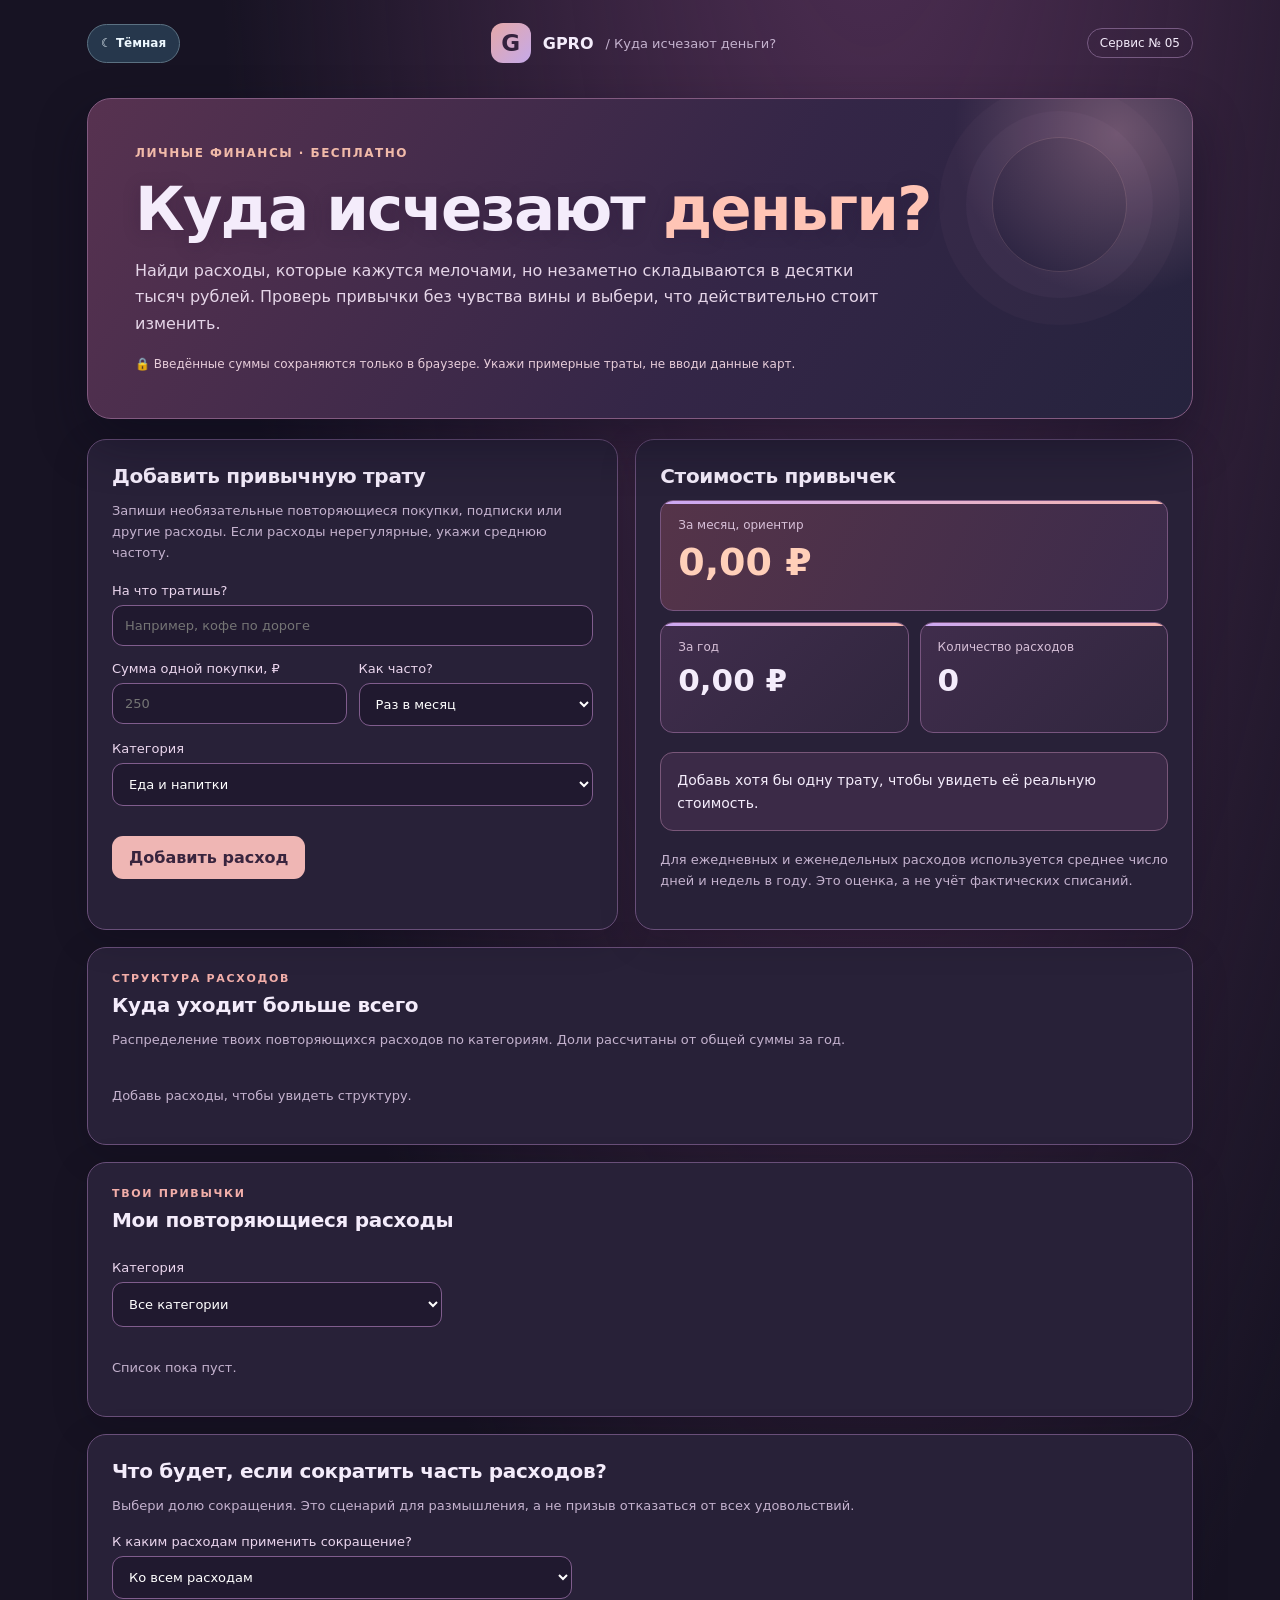
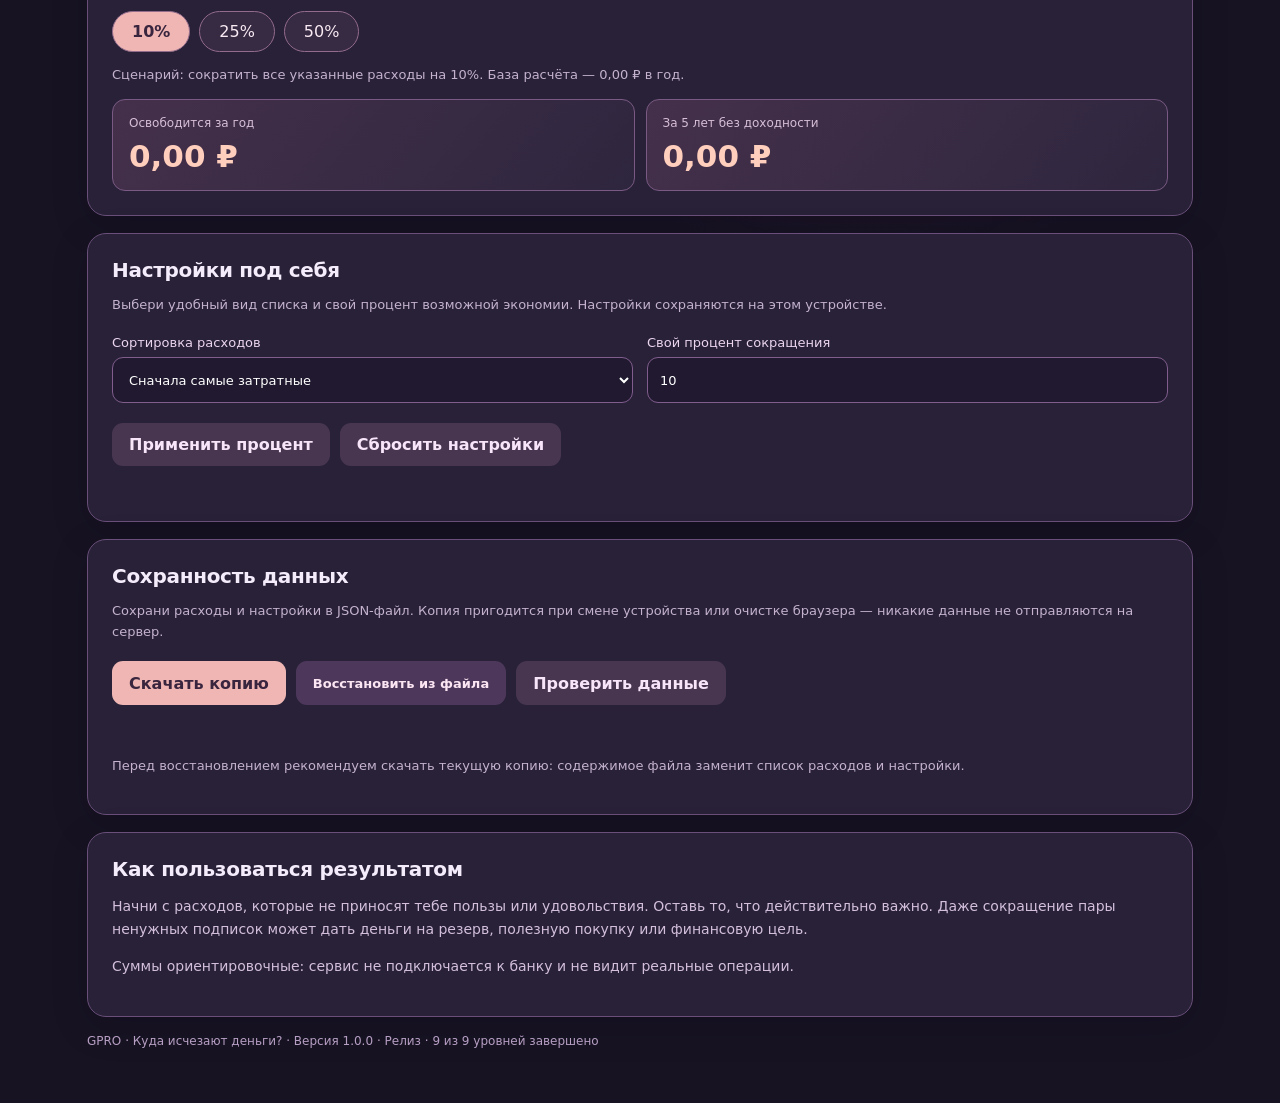
<file: money-leaks/index.html>
<!doctype html><html lang="ru"><head><meta charset="utf-8"><meta name="viewport" content="width=device-width,initial-scale=1"><meta name="theme-color" content="#20182b"><meta name="description" content="Куда исчезают деньги? Бесплатный калькулятор незаметных расходов GPRO."><title>Куда исчезают деньги? — GPRO</title><link rel="stylesheet" href="./css/style.css?v=1.0.0"><link rel="stylesheet" href="./css/theme-light.css?v=1.1.0"></head><body><main class="shell"><header class="top"><button type="button" id="themeToggle" class="theme-toggle" aria-pressed="false" aria-label="Включить светлую тему">☾ Тёмная</button><div class="brand"><span class="mark">G</span><b>GPRO</b><span class="sub">/ Куда исчезают деньги?</span></div><span class="tag">Сервис № 05</span></header><section class="hero"><span class="hero-orbit" aria-hidden="true"></span><div class="eyebrow">Личные финансы · Бесплатно</div><h1>Куда исчезают <em>деньги?</em></h1><p>Найди расходы, которые кажутся мелочами, но незаметно складываются в десятки тысяч рублей. Проверь привычки без чувства вины и выбери, что действительно стоит изменить.</p><div class="privacy">🔒 Введённые суммы сохраняются только в браузере. Укажи примерные траты, не вводи данные карт.</div></section><section class="layout"><section class="panel"><h2 id="formTitle">Добавить привычную трату</h2><p class="muted">Запиши необязательные повторяющиеся покупки, подписки или другие расходы. Если расходы нерегулярные, укажи среднюю частоту.</p><form id="expenseForm"><input id="editingId" type="hidden"><label>На что тратишь?<input id="itemName" maxlength="70" required placeholder="Например, кофе по дороге"></label><div class="two"><label>Сумма одной покупки, ₽<input id="itemAmount" type="number" min="0.01" max="10000000" step="0.01" inputmode="decimal" required placeholder="250"></label><label>Как часто?<select id="itemFrequency"><option value="day">Каждый день</option><option value="week">Раз в неделю</option><option value="month" selected>Раз в месяц</option><option value="year">Раз в год</option></select></label></div><label>Категория<select id="itemCategory"><option value="food">Еда и напитки</option><option value="subscription">Подписки</option><option value="transport">Транспорт</option><option value="shopping">Покупки</option><option value="entertainment">Развлечения</option><option value="other">Другое</option></select></label><p class="error" id="formError" role="alert"></p><div class="form-actions"><button class="button" id="submitExpense" type="submit">Добавить расход</button><button class="button secondary" type="button" id="cancelEdit" hidden>Отмена</button></div></form></section><section class="panel"><h2>Стоимость привычек</h2><div class="stats"><article class="stat-main"><span>За месяц, ориентир</span><strong id="monthlyTotal">0 ₽</strong></article><article><span>За год</span><strong id="yearlyTotal">0 ₽</strong></article><article><span>Количество расходов</span><strong id="expenseCount">0</strong></article></div><div class="insight" id="insight">Добавь хотя бы одну трату, чтобы увидеть её реальную стоимость.</div><p class="muted">Для ежедневных и еженедельных расходов используется среднее число дней и недель в году. Это оценка, а не учёт фактических списаний.</p></section></section><section class="panel category-panel"><div class="section-kicker">Структура расходов</div><h2>Куда уходит больше всего</h2><p class="muted">Распределение твоих повторяющихся расходов по категориям. Доли рассчитаны от общей суммы за год.</p><div id="categoryBreakdown" class="category-breakdown"><p class="muted">Добавь расходы, чтобы увидеть структуру.</p></div></section><section class="panel list-panel"><div class="section-kicker">Твои привычки</div><div class="heading"><h2>Мои повторяющиеся расходы</h2><button class="button secondary small" id="clearItems" type="button" hidden>Очистить список</button></div><label class="list-filter">Категория<select id="listCategory"><option value="all">Все категории</option><option value="food">Еда и напитки</option><option value="subscription">Подписки</option><option value="transport">Транспорт</option><option value="shopping">Покупки</option><option value="entertainment">Развлечения</option><option value="other">Другое</option></select></label><div id="expenseList" class="expense-list"><p class="muted">Список пока пуст.</p></div></section><section class="panel"><h2>Что будет, если сократить часть расходов?</h2><p class="muted">Выбери долю сокращения. Это сценарий для размышления, а не призыв отказаться от всех удовольствий.</p><label class="scenario-target">К каким расходам применить сокращение?<select id="cutCategory"><option value="all">Ко всем расходам</option><option value="food">Еда и напитки</option><option value="subscription">Подписки</option><option value="transport">Транспорт</option><option value="shopping">Покупки</option><option value="entertainment">Развлечения</option><option value="other">Другое</option></select></label><div class="scenario-options" role="group" aria-label="Доля сокращения"><button class="chip selected" data-cut="10" type="button">10%</button><button class="chip" data-cut="25" type="button">25%</button><button class="chip" data-cut="50" type="button">50%</button></div><p class="muted" id="cutExplanation">Расчёт возможной экономии по выбранным расходам.</p><div class="savings"><div><span>Освободится за год</span><strong id="savedYear">0 ₽</strong></div><div><span>За 5 лет без доходности</span><strong id="savedFive">0 ₽</strong></div></div></section><section class="panel preferences"><h2>Настройки под себя</h2><p class="muted">Выбери удобный вид списка и свой процент возможной экономии. Настройки сохраняются на этом устройстве.</p><div class="preference-grid"><label>Сортировка расходов<select id="sortPreference"><option value="expensive">Сначала самые затратные</option><option value="cheap">Сначала наименее затратные</option><option value="name">По названию</option></select></label><label>Свой процент сокращения<input id="customCut" type="number" min="1" max="100" step="1" inputmode="numeric" placeholder="Например, 15"></label></div><div class="preference-actions"><button class="button secondary" type="button" id="applyCustomCut">Применить процент</button><button class="button secondary" type="button" id="resetPreferences">Сбросить настройки</button></div><p id="preferencesStatus" class="muted" role="status"></p></section><section class="panel backup"><h2>Сохранность данных</h2><p class="muted">Сохрани расходы и настройки в JSON-файл. Копия пригодится при смене устройства или очистке браузера — никакие данные не отправляются на сервер.</p><div class="backup-actions"><button class="button" id="exportBackup" type="button">Скачать копию</button><label class="import-label">Восстановить из файла<input type="file" id="importBackup" accept=".json,application/json"></label><button class="button secondary" id="checkData" type="button">Проверить данные</button></div><p id="backupStatus" role="status" aria-live="polite" class="muted"></p><p class="muted">Перед восстановлением рекомендуем скачать текущую копию: содержимое файла заменит список расходов и настройки.</p></section><section class="panel explanation"><h2>Как пользоваться результатом</h2><p>Начни с расходов, которые не приносят тебе пользы или удовольствия. Оставь то, что действительно важно. Даже сокращение пары ненужных подписок может дать деньги на резерв, полезную покупку или финансовую цель.</p><p>Суммы ориентировочные: сервис не подключается к банку и не видит реальные операции.</p></section><footer>GPRO · Куда исчезают деньги? · Версия 1.0.0 · Релиз · 9 из 9 уровней завершено</footer></main><script src="./js/app.js?v=1.0.0"></script><script src="./js/theme-toggle.js?v=1.1.0"></script></body></html>
</file>
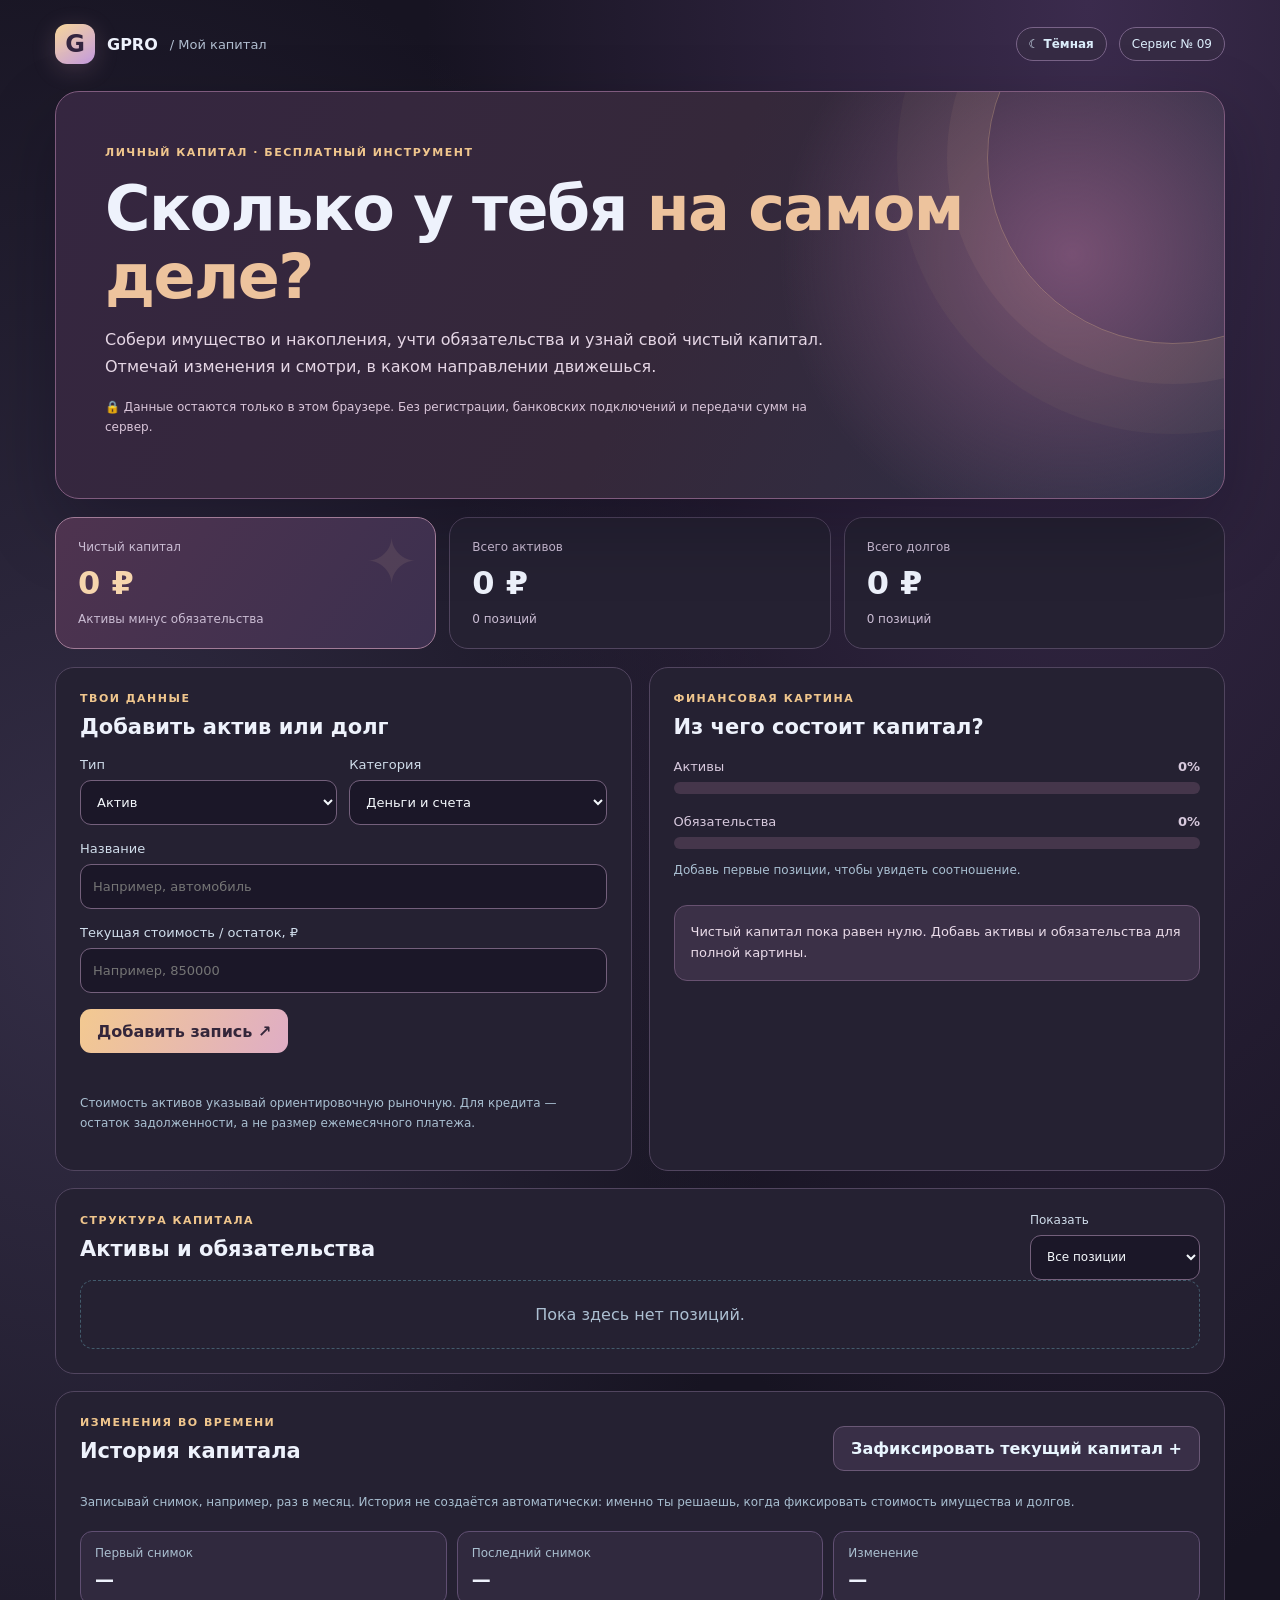
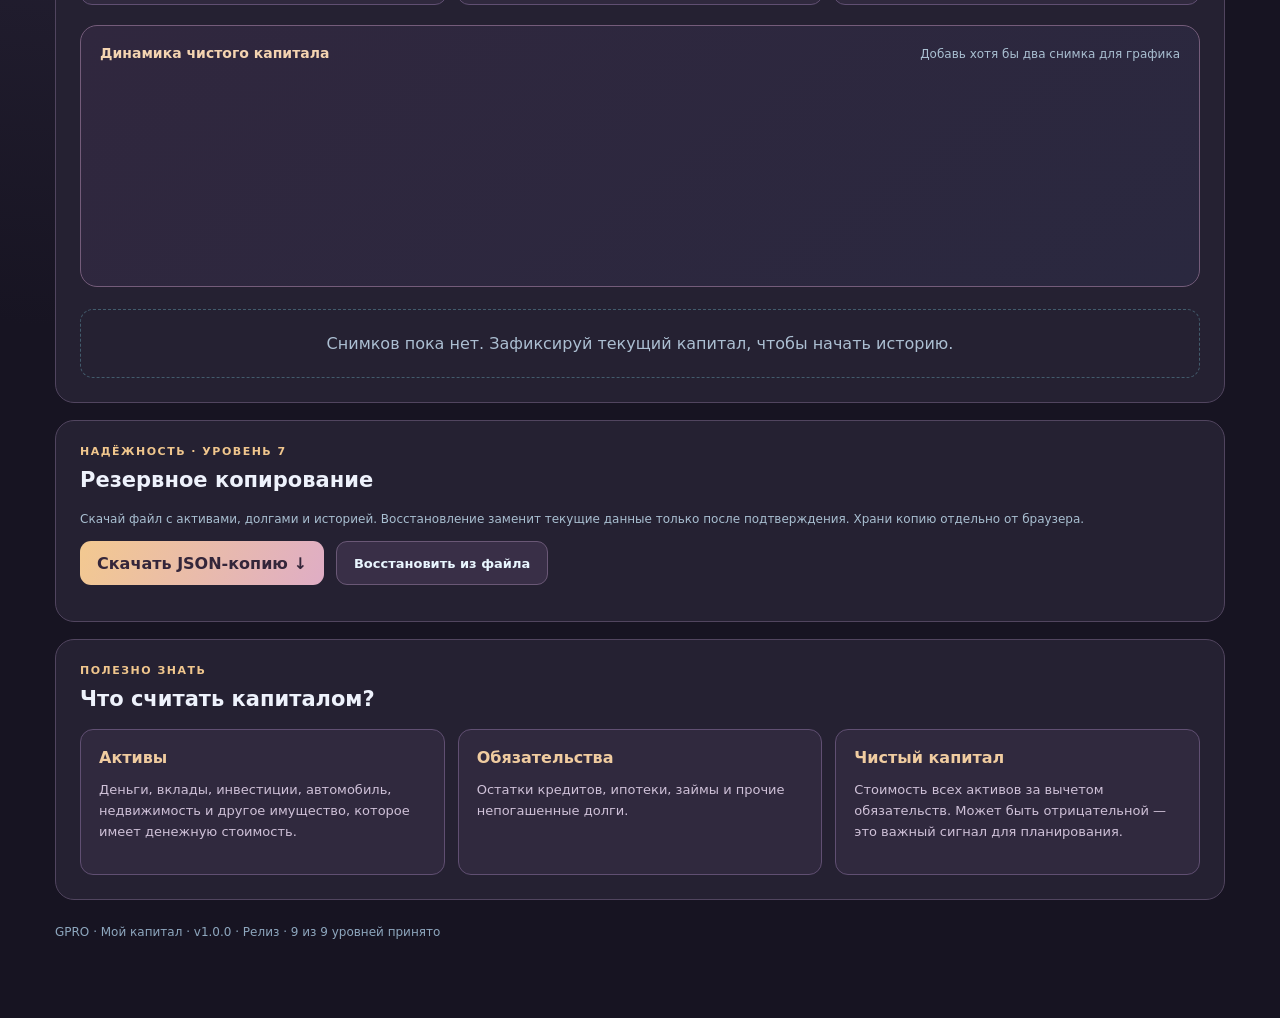
<file: my-capital/index.html>
<!doctype html><html lang="ru"><head><meta charset="utf-8"><meta name="viewport" content="width=device-width,initial-scale=1"><meta name="theme-color" content="#151a2c"><meta name="description" content="Мой капитал GPRO: активы, долги, чистый капитал и динамика. Бесплатно и без регистрации."><title>Мой капитал — GPRO</title><link rel="stylesheet" href="./css/style.css?v=1.0.0"></head><body><main class="shell"><header class="top"><div class="brand"><span class="mark">G</span><b>GPRO</b><span class="sub">/ Мой капитал</span></div><div class="top-actions"><button id="themeToggle" type="button" class="theme-toggle" aria-pressed="false" aria-label="Включить светлую тему" title="Переключить светлую и тёмную темы">☾ Тёмная</button><span class="tag">Сервис № 09</span></div></header><section class="hero"><span class="eyebrow">Личный капитал · Бесплатный инструмент</span><h1>Сколько у тебя <em>на самом деле?</em></h1><p>Собери имущество и накопления, учти обязательства и узнай свой чистый капитал. Отмечай изменения и смотри, в каком направлении движешься.</p><p class="privacy">🔒 Данные остаются только в этом браузере. Без регистрации, банковских подключений и передачи сумм на сервер.</p></section><section class="summary"><div class="tile accent"><span>Чистый капитал</span><strong id="netWorth">0 ₽</strong><small>Активы минус обязательства</small></div><div class="tile"><span>Всего активов</span><strong id="assetsTotal">0 ₽</strong><small id="assetsCount">0 позиций</small></div><div class="tile"><span>Всего долгов</span><strong id="debtsTotal">0 ₽</strong><small id="debtsCount">0 позиций</small></div></section><div class="layout"><section class="panel"><div class="kicker">Твои данные</div><h2 id="formHeading">Добавить актив или долг</h2><form id="itemForm" novalidate><div class="two"><label>Тип<select id="kind"><option value="asset">Актив</option><option value="debt">Обязательство</option></select></label><label>Категория<select id="category"></select></label></div><label>Название<input id="name" maxlength="80" required placeholder="Например, автомобиль"></label><label>Текущая стоимость / остаток, ₽<input id="value" type="number" min="0" max="1000000000000" step="0.01" required placeholder="Например, 850000"></label><div class="form-actions"><button type="submit" class="primary" id="saveItem">Добавить запись ↗</button><button type="button" class="secondary" id="cancelEdit" hidden>Отменить изменение</button></div><p class="error" id="formError" role="alert"></p></form><p class="hint">Стоимость активов указывай ориентировочную рыночную. Для кредита — остаток задолженности, а не размер ежемесячного платежа.</p></section><section class="panel overview"><div class="kicker">Финансовая картина</div><h2>Из чего состоит капитал?</h2><div class="bar-label"><span>Активы</span><strong id="mixAssets">0%</strong></div><div class="meter"><div id="assetsBar"></div></div><div class="bar-label"><span>Обязательства</span><strong id="mixDebts">0%</strong></div><div class="meter debt"><div id="debtsBar"></div></div><p class="hint" id="positionHint">Добавь первые позиции, чтобы увидеть соотношение.</p><div class="tip" id="insight">Чистый капитал — это активы за вычетом всех долгов. Это не количество свободных денег.</div></section></div><section class="panel"><div class="section-head"><div><div class="kicker">Структура капитала</div><h2>Активы и обязательства</h2></div><label class="filter-label">Показать<select id="filter"><option value="all">Все позиции</option><option value="asset">Только активы</option><option value="debt">Только долги</option></select></label></div><div id="itemList" class="item-list"></div></section><section class="panel snapshots"><div class="section-head"><div><div class="kicker">Изменения во времени</div><h2>История капитала</h2></div><button id="saveSnapshot" type="button" class="secondary">Зафиксировать текущий капитал +</button></div><p class="hint">Записывай снимок, например, раз в месяц. История не создаётся автоматически: именно ты решаешь, когда фиксировать стоимость имущества и долгов.</p><div class="history-stats"><div><span>Первый снимок</span><strong id="firstWorth">—</strong></div><div><span>Последний снимок</span><strong id="lastWorth">—</strong></div><div><span>Изменение</span><strong id="worthChange">—</strong></div></div><div class="history-chart-wrap"><div class="history-chart-head"><strong>Динамика чистого капитала</strong><span id="chartSummary" class="hint">Добавь два снимка для графика</span></div><svg id="worthChart" viewBox="0 0 700 230" role="img" aria-label="График изменения чистого капитала" preserveAspectRatio="none"></svg><div id="chartLabels" class="chart-labels"></div></div><div id="snapshotList" class="snapshot-list"></div></section><section class="panel"><div class="kicker">Надёжность · Уровень 7</div><h2>Резервное копирование</h2><p class="hint">Скачай файл с активами, долгами и историей. Восстановление заменит текущие данные только после подтверждения. Храни копию отдельно от браузера.</p><div class="form-actions"><button id="exportBackup" type="button" class="primary">Скачать JSON-копию ↓</button><label class="file-button">Восстановить из файла<input id="importBackup" type="file" accept=".json,application/json"></label></div><p class="hint" id="backupStatus" role="status"></p></section><section class="panel education"><div class="kicker">Полезно знать</div><h2>Что считать капиталом?</h2><div class="education-grid"><div><strong>Активы</strong><p>Деньги, вклады, инвестиции, автомобиль, недвижимость и другое имущество, которое имеет денежную стоимость.</p></div><div><strong>Обязательства</strong><p>Остатки кредитов, ипотеки, займы и прочие непогашенные долги.</p></div><div><strong>Чистый капитал</strong><p>Стоимость всех активов за вычетом обязательств. Может быть отрицательной — это важный сигнал для планирования.</p></div></div></section><footer>GPRO · Мой капитал · v1.0.0 · Релиз · 9 из 9 уровней принято</footer></main><script src="./js/app.js?v=1.0.0"></script><script src="./js/chart-v8.js?v=1.0.0"></script></body></html>
</file>
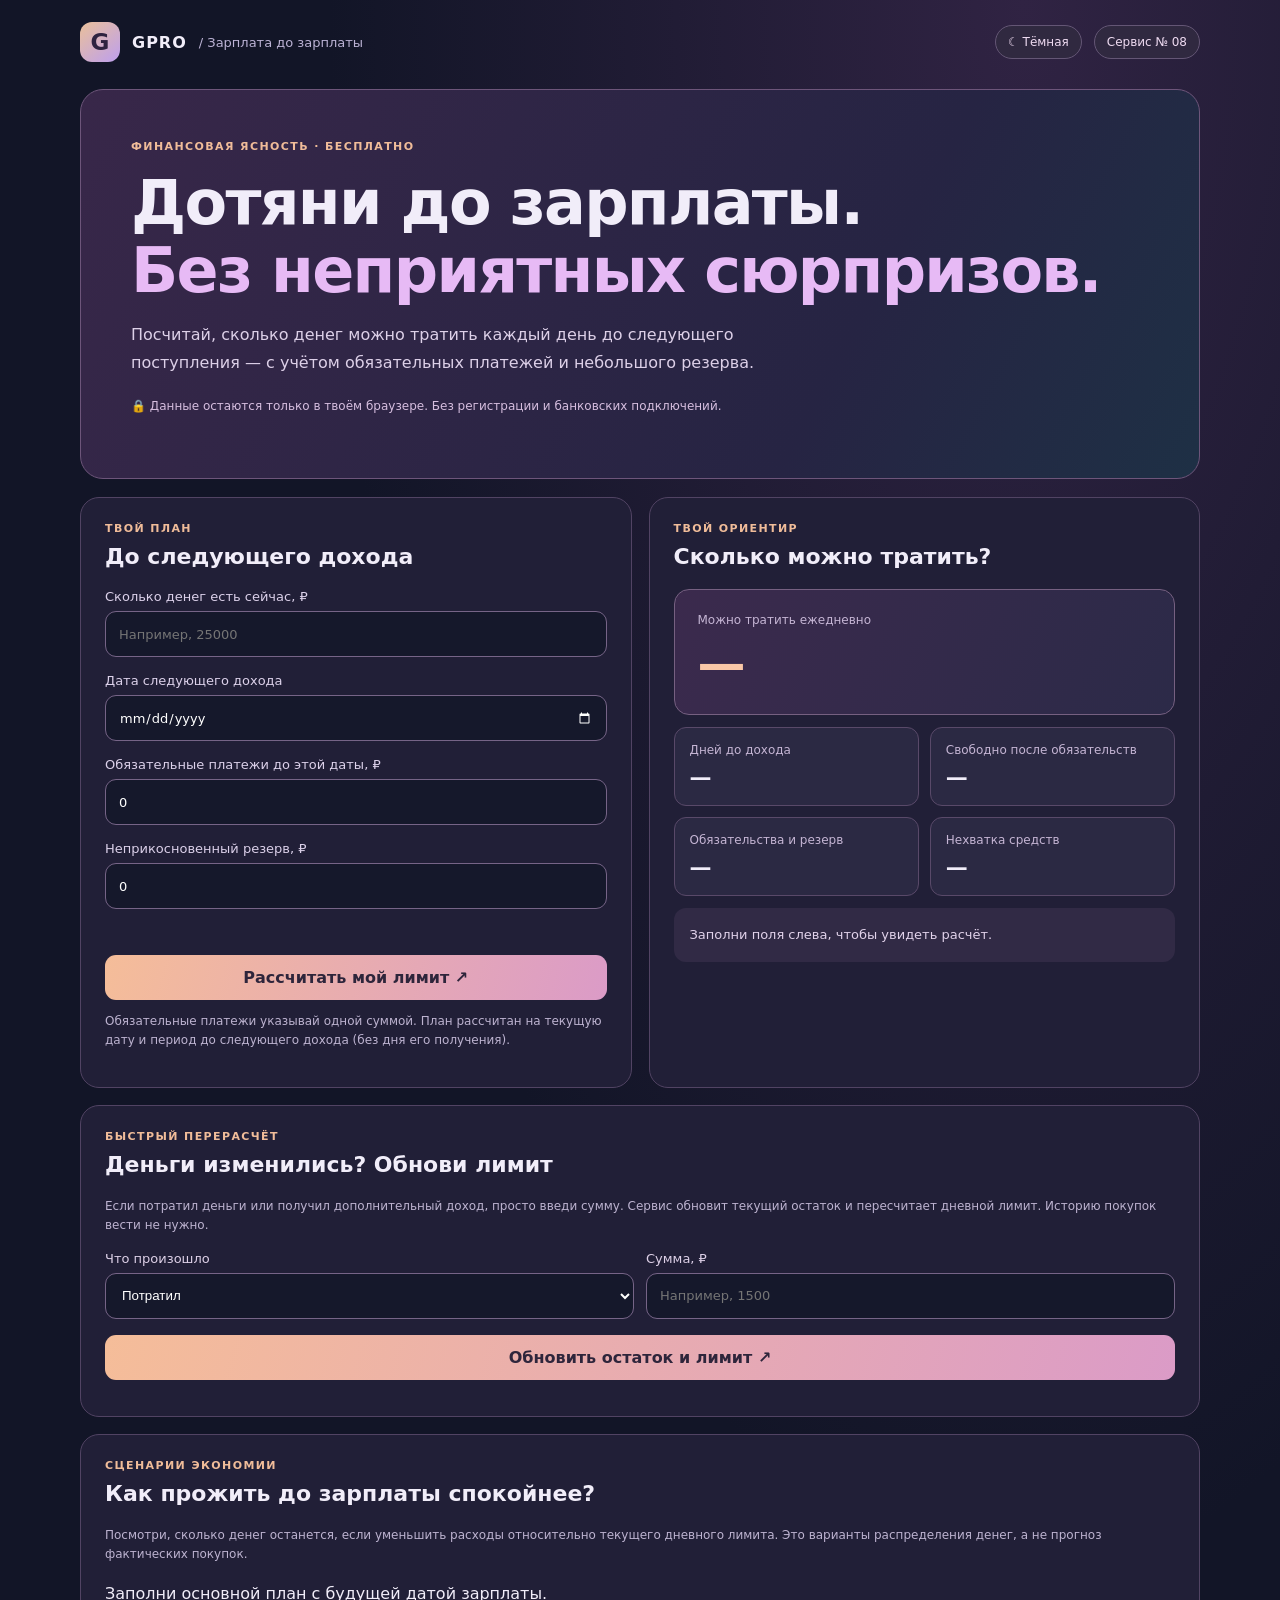
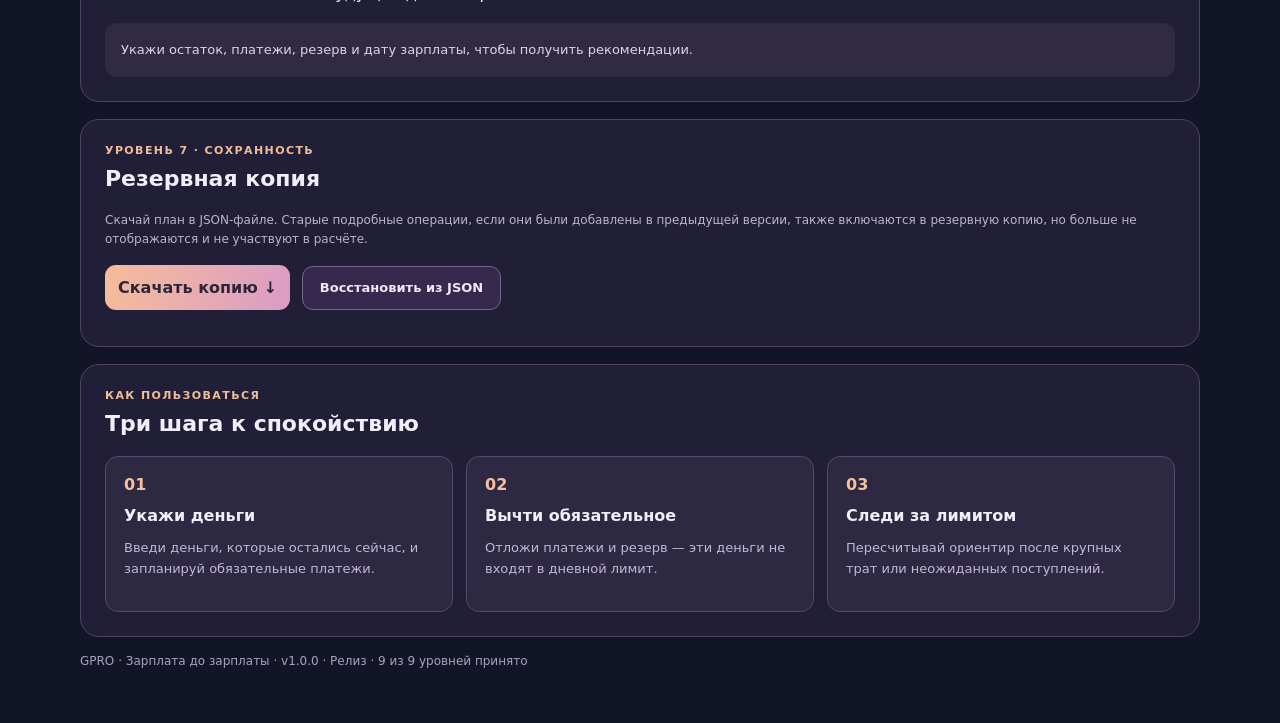
<file: paycheck-to-paycheck/index.html>
<!doctype html><html lang="ru"><head><meta charset="utf-8"><meta name="viewport" content="width=device-width,initial-scale=1"><meta name="theme-color" content="#171a32"><meta name="description" content="Зарплата до зарплаты — бесплатный планировщик денег до следующего дохода."><title>Зарплата до зарплаты — GPRO</title><link rel="stylesheet" href="./css/style.css?v=1.0.0"><link rel="stylesheet" href="./css/advanced.css?v=1.0.0"></head><body><main class="shell"><header class="top"><div class="brand"><span class="mark">G</span><b>GPRO</b><span class="sub">/ Зарплата до зарплаты</span></div><div class="top-actions"><button class="theme-switch" id="themeToggle" type="button" aria-pressed="false">☾ Тёмная</button><span class="tag">Сервис № 08</span></div></header><section class="hero"><div class="eyebrow">Финансовая ясность · Бесплатно</div><h1>Дотяни до зарплаты.<br><em>Без неприятных сюрпризов.</em></h1><p>Посчитай, сколько денег можно тратить каждый день до следующего поступления — с учётом обязательных платежей и небольшого резерва.</p><p class="privacy">🔒 Данные остаются только в твоём браузере. Без регистрации и банковских подключений.</p></section><div class="layout"><section class="panel"><div class="kicker">Твой план</div><h2>До следующего дохода</h2><form id="plan" novalidate><label>Сколько денег есть сейчас, ₽<input id="available" type="number" min="0" max="1000000000" step="0.01" placeholder="Например, 25000" required></label><label>Дата следующего дохода<input id="payday" type="date" required></label><label>Обязательные платежи до этой даты, ₽<input id="bills" type="number" min="0" max="1000000000" step="0.01" value="0"></label><label>Неприкосновенный резерв, ₽<input id="reserve" type="number" min="0" max="1000000000" step="0.01" value="0"></label><p id="error" class="error" role="alert"></p><button class="primary" type="submit">Рассчитать мой лимит ↗</button></form><p class="note">Обязательные платежи указывай одной суммой. План рассчитан на текущую дату и период до следующего дохода (без дня его получения).</p></section><section class="panel result"><div class="kicker">Твой ориентир</div><h2>Сколько можно тратить?</h2><div class="big-stat"><span>Можно тратить ежедневно</span><strong id="daily">—</strong></div><div class="stats"><div><span>Дней до дохода</span><strong id="days">—</strong></div><div><span>Свободно после обязательств</span><strong id="free">—</strong></div><div><span>Обязательства и резерв</span><strong id="locked">—</strong></div><div><span>Нехватка средств</span><strong id="shortage">—</strong></div></div><div class="message" id="message" role="status">Заполни поля слева, чтобы увидеть расчёт.</div></section></div><section class="panel quick-panel"><div class="kicker">Быстрый перерасчёт</div><h2>Деньги изменились? Обнови лимит</h2><p class="note">Если потратил деньги или получил дополнительный доход, просто введи сумму. Сервис обновит текущий остаток и пересчитает дневной лимит. Историю покупок вести не нужно.</p><form id="quickForm"><div class="two"><label>Что произошло<select id="quickType"><option value="expense">Потратил</option><option value="income">Получил деньги</option></select></label><label>Сумма, ₽<input id="quickAmount" type="number" min="0.01" max="1000000000" step="0.01" placeholder="Например, 1500" required></label></div><button class="primary" type="submit">Обновить остаток и лимит ↗</button></form><p id="quickStatus" class="note" role="status"></p></section><section class="panel scenario-panel"><div class="kicker">Сценарии экономии</div><h2>Как прожить до зарплаты спокойнее?</h2><p class="note">Посмотри, сколько денег останется, если уменьшить расходы относительно текущего дневного лимита. Это варианты распределения денег, а не прогноз фактических покупок.</p><div id="scenarios" class="scenario-grid-simple"></div><div id="shortageAdvice" class="message">Заполни план, чтобы получить персональный ориентир.</div></section><section class="panel backup"><div class="kicker">Уровень 7 · Сохранность</div><h2>Резервная копия</h2><p class="note">Скачай план в JSON-файле. Старые подробные операции, если они были добавлены в предыдущей версии, также включаются в резервную копию, но больше не отображаются и не участвуют в расчёте.</p><div class="backup-actions"><button id="downloadBackup" class="primary" type="button">Скачать копию ↓</button><label class="file-button">Восстановить из JSON<input id="restoreBackup" type="file" accept=".json,application/json"></label></div><p id="backupStatus" role="status" class="note"></p></section><section class="panel guide"><div class="kicker">Как пользоваться</div><h2>Три шага к спокойствию</h2><div class="steps"><div><b>01</b><strong>Укажи деньги</strong><p>Введи деньги, которые остались сейчас, и запланируй обязательные платежи.</p></div><div><b>02</b><strong>Вычти обязательное</strong><p>Отложи платежи и резерв — эти деньги не входят в дневной лимит.</p></div><div><b>03</b><strong>Следи за лимитом</strong><p>Пересчитывай ориентир после крупных трат или неожиданных поступлений.</p></div></div></section><footer>GPRO · Зарплата до зарплаты · v1.0.0 · Релиз · 9 из 9 уровней принято</footer></main><script src="./js/app.js?v=1.0.0"></script><script src="./js/simple.js?v=1.0.0"></script></body></html>
</file>
<file: buy-or-save/css/style.css>
:root{font-family:Inter,system-ui,-apple-system,Segoe UI,sans-serif;background:#0c192c;color:#f1f7ff;color-scheme:dark}*{box-sizing:border-box}body{margin:0;background:radial-gradient(ellipse at 70% 0%,#194664 0%,transparent 57%),#0c192c}button,input{font:inherit}.shell{max-width:1140px;margin:auto;padding:22px 18px 60px}.top,.brand,.actions{display:flex;align-items:center;gap:12px}.top{justify-content:space-between}.brand .muted{font-size:12px}.mark{display:grid;place-items:center;background:linear-gradient(135deg,#5ae1d0,#8db2f4);color:#0d2534;width:41px;height:41px;border-radius:13px;font-size:22px;font-weight:900}.tag{font-size:12px;color:#bcd2e6;border:1px solid #51728e;border-radius:50px;padding:8px 14px}.muted{color:#b2c6d9;line-height:1.6;font-size:13px}.hero{position:relative;overflow:hidden;border:1px solid #376b85;border-radius:24px;background:linear-gradient(118deg,#15324c,#142c48 55%,#172744);padding:clamp(24px,5vw,50px);margin:30px 0 18px;box-shadow:0 20px 52px #040e1f66}.hero:after{content:"";position:absolute;right:-85px;top:-95px;width:290px;height:290px;border:1px solid #69dcd734;border-radius:50%;box-shadow:0 0 0 38px #66bce80b,0 0 0 90px #66bce806}.eyebrow{color:#73e0d5;font-size:12px;letter-spacing:1.5px;text-transform:uppercase;font-weight:800}h1{font-size:clamp(38px,6vw,64px);letter-spacing:-2px;line-height:1.05;margin:18px 0}h1 em{font-style:normal;color:#f5be93}.hero p{font-size:16px;max-width:670px;color:#d1e0f0;line-height:1.6}.hint{font-size:12px;color:#c1d5df}.layout{display:grid;grid-template-columns:1fr 1.06fr;gap:17px}.panel{background:#162940;border:1px solid #345571;border-radius:20px;padding:24px;margin-bottom:17px;min-width:0}.panel h2{margin:0 0 13px;font-size:21px}form{display:grid;gap:16px;margin-top:19px}label{display:grid;gap:7px;font-size:13px;color:#cbddec}.two{display:grid;grid-template-columns:repeat(2,minmax(0,1fr));gap:13px}input{width:100%;min-width:0;border:1px solid #587c96;border-radius:11px;background:#0e2036;color:#fff;padding:12px}input:focus-visible,button:focus-visible{outline:2px solid #70dbd3;outline-offset:2px}.button{border:0;border-radius:12px;background:#6eddd2;color:#123045;font-weight:800;padding:12px 20px;cursor:pointer}.button.secondary{background:#2e4b66;color:#e3f2ff}.error{color:#ffaf9c;min-height:15px;font-size:13px;margin:0}.metrics{display:grid;grid-template-columns:repeat(2,minmax(0,1fr));gap:10px;margin:18px 0}.metrics article{background:#1c3651;border:1px solid #456b84;border-radius:13px;padding:15px}.metrics span{display:block;color:#b3cde0;font-size:12px}.metrics strong{font-size:clamp(19px,3vw,27px);display:block;overflow-wrap:anywhere;margin-top:8px}.metrics article:first-child strong{color:#ffc9a4}.meter{background:#0a1c30;border-radius:30px;height:12px;overflow:hidden;margin-top:20px}.meter span{display:block;width:0%;height:100%;border-radius:30px;background:linear-gradient(90deg,#3bafc0,#84dfce)}.advice{background:#24445a;border:1px solid #477b85;border-radius:12px;padding:16px;font-size:14px;line-height:1.6;margin-top:18px}.scenario-grid{display:grid;grid-template-columns:repeat(2,minmax(0,1fr));gap:14px}.scenario-grid article{border:1px solid #456780;background:#1a334e;border-radius:15px;padding:21px}.scenario-grid h3{margin:12px 0}.scenario-grid p{color:#c3d5e4;line-height:1.7;font-size:14px}.scenario-icon{display:grid;place-items:center;background:#284e64;border-radius:12px;width:41px;height:41px;color:#87ebd6;font-size:24px}.comparison>.muted{margin:17px 0 0}footer{font-size:12px;color:#97b4ce}@media(max-width:770px){.layout{grid-template-columns:1fr}.shell{padding:15px 13px 45px}.panel{padding:19px}.hero{margin-top:24px}}@media(max-width:450px){.two,.scenario-grid{grid-template-columns:1fr}.hero h1{letter-spacing:-1px}.actions .button{flex:1}.brand .muted{display:none}}@media(hover:hover){.button:hover{filter:brightness(1.07)}}@media(prefers-reduced-motion:reduce){*{scroll-behavior:auto!important}}
.credit-fields,.credit-stats{display:grid;grid-template-columns:repeat(2,minmax(0,1fr));gap:14px;margin:17px 0}.credit-fields input{min-height:46px}.credit-stats>div{background:#1d3954;border:1px solid #496d86;padding:17px;border-radius:13px}.credit-stats span{font-size:12px;color:#bdd2e6}.credit-stats strong{display:block;overflow-wrap:anywhere;font-size:clamp(20px,3vw,29px);color:#f7c6aa;margin-top:7px}@media(max-width:490px){.credit-fields,.credit-stats{grid-template-columns:1fr}}

/* Level 3: contribution alternatives */
.alternatives-list{display:grid;gap:11px;margin-top:18px}.alternative-row{background:#1b354e;border:1px solid #446d83;border-radius:13px;padding:15px 18px}.alternative-heading{display:flex;justify-content:space-between;align-items:center;gap:12px;flex-wrap:wrap}.alternative-heading strong{color:#8ce8d9}.alternative-heading span{font-size:13px;color:#cee2ef}.alternative-row p{font-size:14px;color:#d6e7f1;margin:9px 0 0;line-height:1.5}@media(max-width:460px){.alternative-heading{align-items:flex-start;flex-direction:column;gap:5px}}

/* Level 4: instant calculation and one-click scenario selection */
.form-tip{font-size:12px;line-height:1.5;color:#91dcd4;margin:0}.apply-alternative{font-size:12px;padding:9px 12px;margin-top:13px;min-height:41px}.alternative-row:focus-within{border-color:#73dacd}.button:active{transform:translateY(1px)}@media(max-width:450px){.apply-alternative{width:100%}}

/* Level 5: visual polish of approved design #4 */
.hero{position:relative;isolation:isolate;box-shadow:0 28px 65px #04102077}
.hero:before{content:"";position:absolute;inset:0;background:radial-gradient(ellipse at 90% 5%,#4b9cb333,transparent 48%);pointer-events:none;z-index:-1}
.hero-orbit{position:absolute;width:140px;height:140px;border-radius:50%;right:90px;top:30px;border:1px solid #7bdfd42e;box-shadow:0 0 0 30px #6adaca0a,0 0 0 58px #73c2eb09;pointer-events:none}
.hero h1{position:relative;text-shadow:0 2px 25px #09152350}
.hero h1 em{color:#ffc69f}
.panel{box-shadow:0 12px 36px #05142530}
.section-label{display:block;font-size:11px;letter-spacing:1.65px;text-transform:uppercase;font-weight:800;color:#81e6d5;margin-bottom:9px}
.output{background:linear-gradient(145deg,#19344d,#142940 75%)}
.output>.eyebrow{display:block;margin-bottom:9px}
.output h2{font-size:clamp(21px,3vw,28px);overflow-wrap:anywhere}
.metrics article{position:relative;overflow:hidden;background:linear-gradient(130deg,#22415c,#1a3450);min-height:105px}
.metrics article:before{content:"";position:absolute;left:0;right:0;top:0;height:3px;background:linear-gradient(90deg,#73deda,#f7c5a3)}
.metrics article.metric-primary{background:linear-gradient(125deg,#29465b,#233651)}
.metrics .metric-primary strong{color:#ffd0a9;font-size:clamp(24px,3.7vw,32px)}
.meter{height:14px;box-shadow:inset 0 2px 6px #041727}
.meter span{background:linear-gradient(90deg,#45bfc3,#84e9cf);box-shadow:0 0 17px #7decd153;transition:width .24s ease}
.scenario-grid article{background:linear-gradient(130deg,#1e3c54,#192e48);box-shadow:0 8px 24px #06172b33}
.scenario-grid article:nth-child(2){border-color:#528d89}
.alternative-row{transition:border-color .18s ease,transform .18s ease;box-shadow:0 7px 24px #03122425}
.credit-stats>div{background:linear-gradient(120deg,#23435d,#1b344c)}
@media(hover:hover){.alternative-row:hover{border-color:#78cecd;transform:translateY(-1px)}}
@media(max-width:520px){.hero-orbit{right:-30px;top:25px}.metrics article{min-height:93px}.hero h1{letter-spacing:-1.3px}}
@media(prefers-reduced-motion:reduce){.meter span,.alternative-row{transition:none}}

/* Level 6: personal settings in approved design 04 */
.personal-grid{display:grid;grid-template-columns:repeat(2,minmax(0,1fr));gap:14px;margin:19px 0}.personal-grid input{min-height:45px}.check-line{display:flex;flex-direction:row;align-items:center;gap:12px;margin:18px 0;font-size:14px}.check-line input{width:19px;height:19px;accent-color:#6eddd2;flex-shrink:0}.personal-actions{display:flex;gap:10px}.personal #personalStatus{min-height:18px}[hidden]{display:none!important}@media(max-width:480px){.personal-grid{grid-template-columns:1fr}.personal-actions .button{width:100%}}

/* Level 7: backups and reliable restore */
.backup-actions{display:flex;flex-wrap:wrap;gap:10px;margin:18px 0}.backup-actions .button,.import-label{min-height:44px}.import-label{display:inline-flex;align-items:center;justify-content:center;position:relative;background:#2e4b66;color:#e3f2ff;border-radius:12px;padding:12px 19px;cursor:pointer;font-size:14px;font-weight:800}.import-label input{position:absolute;left:50%;bottom:0;opacity:0;width:1px;height:1px}.import-label:focus-within{outline:2px solid #70dbd3;outline-offset:2px}.backup #backupStatus{min-height:20px;overflow-wrap:anywhere}@media(max-width:520px){.backup-actions>*{width:100%;flex:1 1 100%}}

/* Level 8: concise responsive controls and keyboard polish */
.button,.import-label{transition:filter .16s ease,transform .16s ease}.button:focus-visible,.import-label:focus-within{outline:2px solid #8cefe0;outline-offset:3px}.alternative-row:focus-within{border-color:#8cefe0}.metrics strong,.credit-stats strong{font-variant-numeric:tabular-nums}.panel .muted{overflow-wrap:anywhere}.backup-actions .button{min-height:44px}@media(max-width:490px){.actions{flex-wrap:wrap}.actions .button{flex:1 1 120px}}@media(prefers-reduced-motion:reduce){.button,.import-label{transition:none}}
</file>
<file: buy-or-save/css/theme-light.css>
/* Individual GPRO light palette; existing dark stylesheet remains unchanged. */
html[data-theme="light"]{color-scheme:light;color:#355771;background:#f3f9fb}
html[data-theme="light"] body{background:radial-gradient(ellipse at 65% 0%,#e0f1f3,transparent 57%),#f3f9fb}
html[data-theme="light"] .hero{background:linear-gradient(120deg,#e0f1f3,#ffffff 90%);border-color:#cbd6d9;box-shadow:0 18px 45px #71809020}
html[data-theme="light"] .hero h1{color:#355771}
html[data-theme="light"] .hero h1 em,html[data-theme="light"] .hero h1 span,html[data-theme="light"] .eyebrow{color:#3d9794}
html[data-theme="light"] .hero p,html[data-theme="light"] .privacy,html[data-theme="light"] .notice{color:#586c76}
html[data-theme="light"] .panel{background:#fff;border-color:#d9e4e5;color:#355771}
html[data-theme="light"] .tag{border-color:#d0dadb;background:#fff;color:#58707a}
html[data-theme="light"] .sub,html[data-theme="light"] .muted,html[data-theme="light"] .hint{color:#637985}
html[data-theme="light"] label,html[data-theme="light"] form label{color:#475f6a}
html[data-theme="light"] input,html[data-theme="light"] select{color:#2a4352;background:#fff;border-color:#b9cdd4;color-scheme:light}
html[data-theme="light"] .button.secondary,html[data-theme="light"] .secondary{background:#e4eff0;color:#355771}
html[data-theme="light"] .metrics article,html[data-theme="light"] .scenario-grid article,html[data-theme="light"] .advice,html[data-theme="light"] .scenario-icon{background:#f3f9fb;border-color:#d2dfdf;color:#355771}
html[data-theme="light"] .metrics span,html[data-theme="light"] .scenario-grid p,html[data-theme="light"] .hint{color:#607480}
html[data-theme="light"] .chip{color:#355771;border-color:#b8d0d0}
html[data-theme="light"] .chip.selected{background:#e0f1f3;color:#355771}
html[data-theme="light"] .meter{background:#dae5e5}
html[data-theme="light"] footer{color:#74868b}
.theme-toggle{border:1px solid #5b7182;border-radius:24px;padding:9px 13px;background:#26374c;color:#edf8ff;min-height:39px;font-weight:800;font-size:12px;cursor:pointer;white-space:nowrap}
.theme-toggle:focus-visible{outline:2px solid #81c9ce;outline-offset:3px}
html[data-theme="light"] .theme-toggle{background:white;border-color:#c7dadb;color:#355771}
@media(max-width:520px){.top,.header{flex-wrap:wrap}.theme-toggle{margin-left:auto}}
@media print{.theme-toggle{display:none!important}}
</file>
<file: debt-freedom/css/style.css>
:root{font-family:Inter,system-ui,-apple-system,"Segoe UI",sans-serif;color:#edf4fc;background:#0b1424;color-scheme:dark}*{box-sizing:border-box}body{margin:0;background:radial-gradient(ellipse at 58% -12%,#203b5b,#0b1424 54%);min-height:100vh}button,input{font:inherit}button{cursor:pointer}.shell{max-width:1140px;margin:auto;padding:24px 24px 55px}.header,.brand,.heading{display:flex;align-items:center;justify-content:space-between;gap:12px}.brand{justify-content:start;font-weight:800}.brand small{font-weight:400;color:#a1b6cd}.brand-mark{display:grid;place-items:center;width:38px;height:38px;border-radius:11px;background:linear-gradient(140deg,#81dfd0,#79acfb);color:#112236;font-size:22px;font-weight:900}.tag{font-size:12px;border:1px solid #3c5470;background:#1a2c46;border-radius:25px;padding:7px 12px;color:#cde3f8}.hero{margin:56px 0 27px;max-width:800px}.eyebrow{font-size:12px;font-weight:850;letter-spacing:1.4px;text-transform:uppercase;color:#83d8cf}h1{font-size:clamp(34px,6vw,62px);line-height:1.09;letter-spacing:-1.8px;margin:12px 0}h1 span{color:#83d8cf}.hero>p{font-size:16px;line-height:1.65;color:#b9c9da}.notice{background:#162b3b;border:1px solid #31596a;padding:14px 17px;border-radius:12px;font-size:13px;color:#cbe1e5;line-height:1.65}.summary{display:grid;grid-template-columns:repeat(3,minmax(0,1fr));gap:14px;margin:25px 0 18px}.summary article,.panel{border:1px solid #2f4764;background:#122239;border-radius:18px;padding:21px}.summary article span{font-size:13px;color:#a5bad2;display:block}.summary article strong{font-size:clamp(21px,3vw,33px);display:block;margin-top:10px;overflow-wrap:anywhere}.layout{display:grid;grid-template-columns:1fr 1.1fr;gap:17px}.panel{min-width:0}h2{font-size:20px;margin:0 0 10px}.muted{font-size:13px;color:#a3b8cf;line-height:1.6}.fields{display:grid;grid-template-columns:repeat(2,minmax(0,1fr));gap:12px}form{margin-top:21px}form label{display:flex;flex-direction:column;gap:7px;color:#c8d8e9;font-size:13px;margin-bottom:13px}input{width:100%;min-width:0;border-radius:11px;border:1px solid #45607a;background:#0d1b2e;color:#fff;padding:12px}input:focus-visible,button:focus-visible{outline:2px solid #8ce3e0;outline-offset:2px}.button{border:0;background:#8adbcf;color:#0b2030;border-radius:11px;padding:12px 16px;font-weight:800}.button.secondary{background:#283f56;color:#e1edfb}.button.danger{background:#49313c;color:#ffb9bc;padding:8px 12px}.error{color:#ffadb9;min-height:18px;font-size:13px}.debt-list{display:grid;gap:11px;margin-top:16px}.debt-item{padding:15px;background:#101b30;border-radius:13px;border:1px solid #304b62}.debt-item-top{display:flex;justify-content:space-between;gap:14px;align-items:center}.debt-item strong{overflow-wrap:anywhere}.debt-figures{display:flex;gap:22px;flex-wrap:wrap;margin-top:10px;font-size:13px;color:#bdd1e7}.debt-figures b{color:#f2f8ff}.empty{padding:40px 12px;text-align:center;color:#a5b7ce;line-height:1.65}.roadmap{margin-top:18px}.roadmap p{color:#b1c5d9;line-height:1.7;font-size:14px;margin-bottom:0}footer{margin-top:28px;color:#92aac5;font-size:12px}@media(max-width:760px){.shell{padding:16px 14px 45px}.hero{margin-top:34px}.layout{grid-template-columns:1fr}.summary{gap:8px}.summary article,.panel{padding:15px}.summary article span{font-size:11px}.summary article strong{font-size:20px}}@media(max-width:430px){.summary{grid-template-columns:repeat(2,minmax(0,1fr))}.summary article:last-child{grid-column:1/-1}.fields{grid-template-columns:1fr}.hero>p{font-size:14px}.brand small{display:none}.tag{font-size:10px}}[hidden]{display:none!important}
/* Level 2: flexible debts and repayment guidance */
.extra-fields{margin-top:6px}.extra-fields small,form label small{font-weight:400;line-height:1.4}.advice{margin-top:18px}.advice-list{display:grid;grid-template-columns:repeat(2,minmax(0,1fr));gap:12px;margin:17px 0}.advice-item{padding:16px;background:#102439;border:1px solid #34566b;border-radius:12px;min-width:0}.advice-item strong{display:block;color:#a1ecde;overflow-wrap:anywhere}.advice-item p{margin:10px 0 0}.debt-figures span{line-height:1.5}.debt-figures{gap:8px 18px}@media(max-width:760px){.advice-list{grid-template-columns:1fr}}@media(max-width:430px){.extra-fields{grid-template-columns:1fr}}

/* Level 3: transaction editing and repayment history */
select{width:100%;min-width:0;border-radius:11px;border:1px solid #45607a;background:#0d1b2e;color:#fff;padding:12px;font:inherit}
select:focus-visible{outline:2px solid #8ce3e0;outline-offset:2px}
.item-actions,.form-actions{display:flex;align-items:center;gap:8px;flex-wrap:wrap}
.item-actions .button{font-size:12px;padding:8px 11px}
.paid-off{border-color:#397d69;background:#112e30}
.panel-payment{margin-top:18px}
.panel-payment h3{font-size:16px;margin:26px 0 12px}
.payment-history{display:grid;gap:9px}
.payment-row{display:flex;gap:12px;align-items:center;justify-content:space-between;padding:12px;border:1px solid #34516c;background:#0e1d30;border-radius:11px;font-size:13px}
.payment-row span{overflow-wrap:anywhere}
.payment-row button{flex-shrink:0}
@media(max-width:500px){.debt-item-top{align-items:flex-start;flex-direction:column}.payment-row{align-items:flex-start;flex-direction:column}.payment-row button{min-height:40px}}

/* Level 3.1: progress, strategy comparison and full history */
.progress-panel,.strategy{margin-top:18px}
.progress-summary{margin:17px 0 13px}
.progress-summary article strong{font-size:clamp(18px,2.3vw,26px)}
.progress-track{height:13px;border-radius:99px;background:#253a53;overflow:hidden}
.progress-track>div{height:100%;background:linear-gradient(90deg,#50a9d8,#8ae1ce);border-radius:99px;transition:width .2s ease}
.strategy>label{display:flex;flex-direction:column;gap:8px;font-size:13px;color:#c4d9ec;max-width:440px;margin:18px 0}
.warning{color:#ffc2a3!important}
.positive{color:#92e6ba!important}
#showMorePayments,#showAllPayments{font-size:12px;margin:4px 0}
@media(max-width:650px){.progress-summary{grid-template-columns:1fr 1fr}.progress-summary article:last-child{grid-column:1/-1}}
@media(prefers-reduced-motion:reduce){.progress-track>div{transition:none}}

/* Level 3.1 transparency: correction log and simulation presets */
.adjustment-log{margin:12px 0 0;padding:10px 12px;border:1px solid #405775;border-radius:10px;font-size:12px;color:#b8cee5}
.adjustment-log summary{cursor:pointer;font-weight:700;color:#a9e6db}
.adjustment-log>div{padding:5px 0;border-top:1px solid #31465d;margin-top:6px}
.extra-presets{margin-top:15px}.extra-presets .button{padding:9px 12px;font-size:12px}

/* Level 4 — daily usability */
.debt-tools{display:grid;grid-template-columns:minmax(0,1.4fr) minmax(0,1fr) minmax(0,1fr);gap:10px;margin:16px 0}
.debt-tools label,.history-filter{display:flex;flex-direction:column;gap:6px;font-size:12px;color:#b9cde1}
.item-actions .pay-now{background:#8adbcf;color:#0b2030}
#paymentMessage{min-height:18px;color:#99e1ca}
.history-filter{max-width:370px;margin:10px 0}
#paymentPanel{scroll-margin-top:18px}
@media(max-width:640px){.debt-tools{grid-template-columns:minmax(0,1fr) minmax(0,1fr)}.debt-tools label:first-child{grid-column:1/-1}.item-actions .button{min-height:40px}}
@media(max-width:400px){.debt-tools{grid-template-columns:1fr}.debt-tools label:first-child{grid-column:auto}.item-actions{width:100%}}

/* Level 5 — cohesive polished visual system */
:root{--surface:#122239;--muted:#abc1d6;--accent:#88dfd1;--stroke:#344e6c}
body{background:radial-gradient(ellipse 850px 500px at 70% -12%,#28486d 0%,transparent 75%),radial-gradient(ellipse 650px 400px at -15% 28%,#142d40 0%,transparent 68%),#0b1424}
.shell{max-width:1190px}
.hero{position:relative;max-width:none;padding:36px clamp(22px,4vw,45px);margin:40px 0 25px;border:1px solid #345672;border-radius:24px;background:linear-gradient(125deg,rgba(35,66,91,.77),rgba(18,35,56,.95) 62%,rgba(27,56,65,.75));box-shadow:0 22px 65px rgba(2,10,21,.15);overflow:hidden}
.hero:after{content:"";position:absolute;width:240px;height:240px;right:-100px;top:-120px;border-radius:50%;background:radial-gradient(circle,rgba(122,233,204,.21),transparent 72%);pointer-events:none}
.hero h1{letter-spacing:-2.4px}
.hero>p{max-width:740px}
.hero .notice{max-width:800px;margin-top:24px}
.summary article{position:relative;overflow:hidden;min-height:112px;background:linear-gradient(145deg,#172d46,#102036);box-shadow:0 10px 30px rgba(2,10,24,.12)}
.summary article:before{content:"";position:absolute;top:0;left:0;right:0;height:3px;background:#537da4}
.summary article:first-child:before{background:#83dfd2}
.summary article:nth-child(2):before{background:#91a8ee}
.summary article:nth-child(3):before{background:#f4c48e}
.summary article strong{font-variant-numeric:tabular-nums;letter-spacing:-.6px}
.panel{box-shadow:0 10px 35px rgba(2,10,24,.09);border-color:#304b68}
.panel h2{letter-spacing:-.35px}
.debt-item{border-color:#36516d;background:linear-gradient(135deg,#142841,#101d30);transition:border-color .2s ease,transform .2s ease}
.debt-item:hover{border-color:#547997}
.debt-item strong{font-size:15px}
.debt-item.paid-off{background:linear-gradient(125deg,#153830,#14273a);border-color:#4c9b80}
.debt-figures{margin-top:14px}
.debt-figures span{background:rgba(99,143,176,.09);padding:5px 9px;border-radius:7px}
.item-actions .button{border-radius:9px}
.button{transition:filter .15s ease,transform .15s ease}
@media(hover:hover){.button:hover{filter:brightness(1.1)}.button:active{transform:translateY(1px)}}
.advice-item{background:linear-gradient(135deg,#132c40,#102237);border-color:#35556e}
.advice-item p{line-height:1.55}
.progress-track{height:15px;box-shadow:inset 0 1px 4px rgba(0,0,0,.25)}
.payment-row{background:#13273d}
.heading h2{margin:0}
.roadmap{border-style:dashed;border-color:#36526b}
.muted{color:var(--muted)}
@media(max-width:760px){.hero{margin:23px 0 21px;padding:26px 21px}.summary article{min-height:98px}.hero h1{letter-spacing:-1.6px}}
@media(max-width:430px){.hero{padding:22px 17px}.hero h1{font-size:35px}.hero .notice{font-size:12px}.summary article strong{font-size:clamp(18px,5vw,24px)}.item-actions{gap:7px}.item-actions .button{flex:1}}
@media(prefers-reduced-motion:reduce){.button,.debt-item{transition:none}}

/* Level 6: simplified onboarding and personalized density */
.getting-started{margin:18px 0;background:linear-gradient(130deg,#17384a,#12253e);border-color:#4b827e}
.getting-started ol{padding-left:24px;display:grid;gap:12px;margin:20px 0;color:#cfe3ec;line-height:1.6}
.getting-started li::marker{font-weight:900;color:#84dfcd}
.getting-started strong{color:#fff}
.getting-started .heading{flex-wrap:wrap}
.getting-started[hidden]{display:none}
@media(max-width:480px){.getting-started ol{font-size:13px}}

/* Level 6.1: fold the repayment area while keeping all recommendations visible */
.guide-trigger{display:flex;justify-content:flex-start;margin:14px 0}
.guide-trigger [hidden]{display:none}
.payment-fold{margin-top:18px}
.payment-fold>summary{cursor:pointer;display:flex;justify-content:space-between;align-items:center;gap:15px;list-style:none;font-size:20px;font-weight:750;letter-spacing:-.3px;min-height:34px}
.payment-fold>summary::-webkit-details-marker{display:none}
.payment-fold>summary:after{content:'+';font-size:25px;font-weight:500;color:#83dfd2;line-height:1}
.payment-fold[open]>summary:after{content:'−'}
.payment-fold .fold-caption{font-size:12px;color:#a9bfd5;font-weight:400;margin-left:auto;text-align:right}
.payment-fold-body{padding-top:14px}
.payment-fold>summary:focus-visible{outline:2px solid #8ce3e0;outline-offset:4px;border-radius:4px}
@media(max-width:500px){.payment-fold>summary{font-size:18px}.payment-fold .fold-caption{font-size:11px;max-width:135px}}

/* Level 7: backup and integrity controls */
.backup-panel{margin-top:18px}
.backup-panel .form-actions{margin:20px 0 12px;align-items:stretch}
.backup-import{display:inline-flex;align-items:center;justify-content:center;border:1px solid #56837e;border-radius:11px;padding:11px 15px;background:#1d3847;color:#dcf7f1;font-size:13px;font-weight:700;cursor:pointer;min-height:44px}
.backup-import input{position:absolute;width:1px;height:1px;opacity:0;pointer-events:none}
.backup-import:focus-within{outline:2px solid #8ce3e0;outline-offset:3px}
.data-warning{border:1px solid #b57d72;background:#372932;padding:16px;margin-top:15px;border-radius:13px;color:#ffd8cc}
.data-warning p{line-height:1.6;font-size:13px}
.data-warning[hidden]{display:none}
@media(max-width:500px){.backup-panel .form-actions>*{width:100%;text-align:center}}
</file>
<file: debt-freedom/css/theme-light.css>
/* Individual GPRO light palette; existing dark stylesheet remains unchanged. */
html[data-theme="light"]{color-scheme:light;color:#324967;background:#f5f9fc}
html[data-theme="light"] body{background:radial-gradient(ellipse at 65% 0%,#e4eef8,transparent 57%),#f5f9fc}
html[data-theme="light"] .hero{background:linear-gradient(120deg,#e4eef8,#ffffff 90%);border-color:#cbd6d9;box-shadow:0 18px 45px #71809020}
html[data-theme="light"] .hero h1{color:#324967}
html[data-theme="light"] .hero h1 em,html[data-theme="light"] .hero h1 span,html[data-theme="light"] .eyebrow{color:#4e8b9a}
html[data-theme="light"] .hero p,html[data-theme="light"] .privacy,html[data-theme="light"] .notice{color:#586c76}
html[data-theme="light"] .panel{background:#fff;border-color:#d9e4e5;color:#324967}
html[data-theme="light"] .tag{border-color:#d0dadb;background:#fff;color:#58707a}
html[data-theme="light"] .sub,html[data-theme="light"] .muted,html[data-theme="light"] .hint{color:#637985}
html[data-theme="light"] label,html[data-theme="light"] form label{color:#475f6a}
html[data-theme="light"] input,html[data-theme="light"] select{color:#2a4352;background:#fff;border-color:#b9cdd4;color-scheme:light}
html[data-theme="light"] .button.secondary,html[data-theme="light"] .secondary{background:#e4eff0;color:#324967}
html[data-theme="light"] .summary article,html[data-theme="light"] .debt-item,html[data-theme="light"] .advice-item,html[data-theme="light"] .notice{background:#f5f9fc;border-color:#d2dfdf;color:#324967}
html[data-theme="light"] .summary article span,html[data-theme="light"] .debt-figures,html[data-theme="light"] .roadmap p{color:#607480}
html[data-theme="light"] .chip{color:#324967;border-color:#b8d0d0}
html[data-theme="light"] .chip.selected{background:#e4eef8;color:#324967}
html[data-theme="light"] .meter{background:#dae5e5}
html[data-theme="light"] footer{color:#74868b}
.theme-toggle{border:1px solid #5b7182;border-radius:24px;padding:9px 13px;background:#26374c;color:#edf8ff;min-height:39px;font-weight:800;font-size:12px;cursor:pointer;white-space:nowrap}
.theme-toggle:focus-visible{outline:2px solid #81c9ce;outline-offset:3px}
html[data-theme="light"] .theme-toggle{background:white;border-color:#c7dadb;color:#324967}
@media(max-width:520px){.top,.header{flex-wrap:wrap}.theme-toggle{margin-left:auto}}
@media print{.theme-toggle{display:none!important}}
</file>
<file: financial-calendar/css/style.css>
:root{font-family:Inter,system-ui,-apple-system,"Segoe UI",sans-serif;color:#f3f2ff;background:#101427;color-scheme:dark}*{box-sizing:border-box}body{margin:0;background:radial-gradient(ellipse at 86% 10%,#30264b 0%,transparent 45%),#101427}button,input,select{font:inherit}.shell{max-width:1160px;margin:0 auto;padding:22px 20px 56px}.top,.brand,.month-head,.section-head,.nav,.legend,.event-main{display:flex;align-items:center;gap:12px}.top,.month-head,.section-head{justify-content:space-between}.brand{gap:10px}.brand strong{letter-spacing:1px}.mark{display:grid;place-items:center;width:41px;height:41px;background:linear-gradient(140deg,#ffc697,#dc9cee);border-radius:13px;color:#2c1a32;font-weight:900;font-size:23px}.brand-sub,.hint,.note{color:#b7b5d4;font-size:13px;line-height:1.65}.tag{font-size:12px;border:1px solid #62557c;border-radius:25px;padding:8px 13px;color:#e7d5ed}.hero{position:relative;overflow:hidden;padding:clamp(25px,5vw,48px);background:linear-gradient(115deg,#37264e,#252444 63%,#1b2e45);border:1px solid #68557a;border-radius:24px;margin:29px 0 18px;box-shadow:0 24px 65px #090a1d5e}.hero:after{content:"";position:absolute;right:-80px;top:-145px;width:350px;height:350px;border-radius:50%;border:1px solid #e8aee531;box-shadow:0 0 0 37px #e5a6db0d,0 0 0 82px #e7c4e309;pointer-events:none}.eyebrow,.kicker{text-transform:uppercase;font-weight:800;font-size:11px;color:#f4ba91;letter-spacing:1.5px}.hero h1{font-size:clamp(38px,6vw,67px);line-height:1.04;letter-spacing:-2px;margin:20px 0}.hero h1 em{font-style:normal;color:#e7b3f4}.hero>p{max-width:640px;line-height:1.65;color:#ddd1ed}.hero .privacy{color:#d6bfe2;font-size:12px;margin-top:22px}.layout{display:grid;grid-template-columns:1fr 1.2fr;gap:17px}.panel{border:1px solid #494164;background:#211f39;border-radius:19px;padding:23px;margin-bottom:17px;min-width:0;box-shadow:0 12px 32px #090b1d30}h2{font-size:21px;letter-spacing:-.4px;margin:8px 0 17px}.editor form{display:grid;gap:14px}.editor label{display:flex;flex-direction:column;gap:7px;font-size:13px;color:#ddd5f1}.two{display:grid;grid-template-columns:1fr 1fr;gap:12px}input,select{min-width:0;width:100%;background:#151b31;color:#fff;border:1px solid #726284;border-radius:11px;padding:12px;min-height:45px}input:focus-visible,select:focus-visible,button:focus-visible,.day:focus-visible{outline:2px solid #ffc794;outline-offset:3px}.button{min-height:45px;padding:12px 19px;border-radius:11px;border:0;cursor:pointer;font-weight:800}.primary{background:linear-gradient(110deg,#f5b88e,#e7a6c0);color:#292239}.note{margin:18px 0 0}.error{font-size:13px;color:#ffb6bc;margin:0;min-height:14px}.month-head{flex-wrap:wrap}.month-head h2{margin-bottom:10px;text-transform:capitalize}.nav{gap:7px}.nav-btn{border:1px solid #655778;background:#302b49;color:#f8e5ff;border-radius:9px;padding:7px 12px;min-height:37px;cursor:pointer}.nav-btn:not(.today){font-size:21px;line-height:1}.summary{display:grid;grid-template-columns:repeat(2,minmax(0,1fr));gap:11px;margin-top:16px}.summary>div{padding:16px;border-radius:13px;border:1px solid #5b4e72;background:#2a2944}.summary span{color:#bfb8da;font-size:12px;display:block}.summary strong{font-size:clamp(21px,3vw,28px);font-variant-numeric:tabular-nums;overflow-wrap:anywhere;display:block;margin-top:8px}.summary>div:first-child strong{color:#9ae2c6}.summary>div:nth-child(2) strong{color:#ffc1a0}.summary>.balance{grid-column:1/-1;background:linear-gradient(120deg,#363052,#292943)}.balance strong{color:#efc4ff}.balance strong.negative{color:#ffb4ab}.weekdays,.calendar-grid{display:grid;grid-template-columns:repeat(7,minmax(0,1fr));gap:7px}.weekdays{margin:18px 0 7px;text-align:center;color:#bcb4d4;font-size:12px}.calendar-grid{min-height:360px}.day{min-width:0;min-height:79px;position:relative;text-align:left;border:1px solid #514567;background:#292741;color:#f2eaff;border-radius:11px;padding:10px;display:flex;flex-direction:column;gap:6px;cursor:pointer}.day.outside{opacity:.35;cursor:default}.day.today{border-color:#ddadf0}.day.selected{border-color:#ffc394;background:#45324f;box-shadow:inset 0 0 0 1px #ffc39455}.day-number{font-weight:800;font-size:14px}.day-tags{display:flex;gap:4px;flex-wrap:wrap}.mini{font-size:11px;border-radius:5px;padding:3px 5px;background:#695070;color:#fff}.mini.inc{background:#275e54;color:#bcf9df}.mini.exp{background:#70454b;color:#ffe0cd}.section-head{flex-wrap:wrap}.legend{gap:14px;flex-wrap:wrap;color:#c4b8d4;font-size:12px}.legend>span{display:flex;gap:6px;align-items:center}.dot{width:8px;height:8px;border-radius:50%;display:inline-block}.dot.income{background:#9ae2c6}.dot.expense{background:#ffbaa0}.event-panel .count{font-size:12px;color:#e7c0e6}.events{display:grid;gap:10px}.event{border:1px solid #524467;background:#292740;border-radius:12px;padding:13px 15px;display:flex;align-items:center;justify-content:space-between;gap:12px}.event-main{align-items:flex-start;flex-direction:column;gap:5px}.event-name{font-weight:700;overflow-wrap:anywhere}.event-meta{font-size:12px;color:#c4bbdc}.event-controls{display:flex;align-items:center;gap:12px}.amount{font-size:17px;font-weight:800;white-space:nowrap}.amount.income{color:#9ae2c6}.amount.expense{color:#ffbaa0}.delete{border:1px solid #665b7c;background:#382d4b;color:#eadaf1;border-radius:9px;padding:8px;cursor:pointer}.empty{font-size:14px;color:#b8b0d0}.hint{margin:16px 0 0}footer{font-size:12px;color:#a69cbd;padding:4px 0}@media(max-width:760px){.layout{grid-template-columns:1fr}.shell{padding:15px 13px 45px}.panel{padding:18px}.hero{margin-top:20px}.day{min-height:66px;padding:8px}.calendar-grid{min-height:0}.day-tags{gap:3px}.mini{font-size:10px}}@media(max-width:440px){.brand-sub{display:none}.two{grid-template-columns:1fr}.day{min-height:56px;padding:5px;border-radius:7px}.day-number{font-size:12px}.mini{font-size:9px;padding:2px 3px}.weekdays,.calendar-grid{gap:4px}.summary>div{padding:12px}.event{align-items:flex-start;flex-direction:column}.event-controls{width:100%;justify-content:space-between}.hero h1{letter-spacing:-1px}}[hidden]{display:none!important}
/* Level 2: recurrence controls / design 05 */
.recurrence-tip{margin:-3px 0 0;font-size:12px;line-height:1.6;color:#d8bee8}.event-meta{line-height:1.5}.event-controls{flex-wrap:wrap;justify-content:flex-end}.delete{min-height:39px;white-space:nowrap}.editor .note{padding:12px 14px;background:#2d2844;border:1px solid #5e4b74;border-radius:11px}@media(max-width:460px){.event-controls{justify-content:space-between}.delete{min-height:43px}}

/* Level 4: quick date navigation and mobile planning */
.jump-label{display:flex;flex-direction:column;gap:5px;font-size:12px;color:#d5c8e7;min-width:160px}.jump-label input{min-height:38px;padding:7px 10px;font-size:13px}.plan-day{font-size:12px;min-height:41px;white-space:normal}.month-head{gap:12px}.event-panel .section-head>div{min-width:0}.event-panel .section-head h2{margin-bottom:6px}@media(max-width:550px){.jump-label{width:100%}.jump-label input{max-width:100%}.plan-day{width:100%}.event-panel .section-head{align-items:stretch;flex-direction:column}}
</file>
<file: financial-calendar/css/refinements-v5.css>
/* GPRO Calendar v0.5.1 — refinement of the APPROVED dark design.
   Only micro-interactions, legibility and responsive polish.
   Original colors, background, layout and component appearance remain intact. */
:root{scroll-behavior:smooth}
.hero,.panel{transition:box-shadow .22s ease,border-color .22s ease}
.panel:hover{border-color:#68567f;box-shadow:0 15px 38px #090b1d45}
.button,.nav-btn,.delete,.day{transition:transform .16s ease,box-shadow .16s ease,border-color .16s ease,background-color .16s ease}
.primary:hover{transform:translateY(-2px);box-shadow:0 8px 23px #e7a6c03e}
.primary:active,.nav-btn:active,.day:active{transform:translateY(1px)}
.nav-btn:hover{border-color:#b88cb9;background:#3d3255}
.delete:hover{border-color:#c28aa3;background:#49334f}
.day:not(.outside):hover{border-color:#b895c7;box-shadow:0 5px 15px #0d0d2740;transform:translateY(-1px)}
.day.selected:hover{border-color:#ffc394}
input,select{transition:border-color .15s ease,box-shadow .15s ease}
input:hover,select:hover{border-color:#9778a3}
input:focus,select:focus{border-color:#ffc794;box-shadow:0 0 0 3px #ffc7941b}
.summary strong,.forecast-stat strong,.amount{font-variant-numeric:tabular-nums}
.summary>div{transition:border-color .2s ease}
.summary>div:hover{border-color:#85739b}
.event{transition:border-color .18s ease,background-color .18s ease}
.event:hover{border-color:#78628d;background:#302b49}
.month-head h2,.selected-day-title{overflow-wrap:anywhere}
.day{touch-action:manipulation}
.event-name{line-height:1.45}
button{touch-action:manipulation}
@media(max-width:760px){.shell{overflow-x:hidden}.section-head{row-gap:12px}.summary strong{font-size:clamp(20px,4vw,28px)}}
@media(max-width:440px){.top{gap:8px}.tag{font-size:10px;padding:7px 9px}.month-head{align-items:flex-start}.nav-btn{min-height:42px}.day{min-height:60px}.day-tags{max-width:100%}.mini{max-width:100%;overflow:hidden}.event-controls{gap:8px}.amount{font-size:16px}}
@media(prefers-reduced-motion:reduce){:root{scroll-behavior:auto}*,*::before,*::after{transition-duration:0.01ms!important;animation-duration:0.01ms!important}}
</file>
<file: financial-calendar/css/theme-light.css>
/* Light theme only: approved original GPRO dark theme stays unchanged. */
html[data-theme="light"]{color-scheme:light;background:#f7f3fb;color:#2b2441}
html[data-theme="light"] body{color:#2b2441;background:radial-gradient(ellipse at 86% 10%,#f1e0f5 0%,transparent 45%),#f7f3fb}
html[data-theme="light"] .brand strong,html[data-theme="light"] h2{color:#352747}
html[data-theme="light"] .brand-sub,html[data-theme="light"] .hint,html[data-theme="light"] .note{color:#6e617c}
html[data-theme="light"] .tag{border-color:#d8c4df;color:#745e82;background:#fff8ff}
html[data-theme="light"] .hero{background:linear-gradient(115deg,#f9ebfc,#efe8fb 63%,#e7f2fa);border-color:#dec2e6;box-shadow:0 24px 65px #8264a526}
html[data-theme="light"] .hero:after{border-color:#c18ed638;box-shadow:0 0 0 37px #d7b1e122,0 0 0 82px #e7c4e323}
html[data-theme="light"] .hero h1{color:#352247}
html[data-theme="light"] .hero h1 em{color:#8652a2}
html[data-theme="light"] .hero>p,html[data-theme="light"] .hero .privacy{color:#64516f}
html[data-theme="light"] .eyebrow,html[data-theme="light"] .kicker{color:#a05b8d}
html[data-theme="light"] .panel{background:#fffafd;border-color:#e4d3ec;box-shadow:0 12px 32px #75619516}
html[data-theme="light"] .panel:hover{border-color:#cba8d7;box-shadow:0 15px 38px #8e69a326}
html[data-theme="light"] .editor label,html[data-theme="light"] .jump-label{color:#594866}
html[data-theme="light"] input,html[data-theme="light"] select{background:#fff;color:#342b43;border-color:#d6c4df}
html[data-theme="light"] input::placeholder{color:#95859e}
html[data-theme="light"] input:hover,html[data-theme="light"] select:hover{border-color:#b794c7}
html[data-theme="light"] input:focus,html[data-theme="light"] select:focus{border-color:#965eb0;box-shadow:0 0 0 3px #965eb022}
html[data-theme="light"] .nav-btn,html[data-theme="light"] .backup-import,html[data-theme="light"] .event-controls .edit{background:#f3e9f6;color:#654579;border-color:#d6bbdf}
html[data-theme="light"] .nav-btn:hover,html[data-theme="light"] .backup-import:hover,html[data-theme="light"] .event-controls .edit:hover{background:#e9d9f0;border-color:#bc91c9}
html[data-theme="light"] .summary>div,html[data-theme="light"] .outlook-card{background:#f8f2fb;border-color:#e4d5ed}
html[data-theme="light"] .summary span,html[data-theme="light"] .outlook-card span{color:#776582}
html[data-theme="light"] .summary strong,html[data-theme="light"] .outlook-card strong{color:#493553}
html[data-theme="light"] .summary>div:first-child strong,html[data-theme="light"] .amount.income,html[data-theme="light"] .outlook-net{color:#147b5b}
html[data-theme="light"] .summary>div:nth-child(2) strong,html[data-theme="light"] .amount.expense,html[data-theme="light"] .upcoming-row strong{color:#b45142}
html[data-theme="light"] .summary>.balance{background:linear-gradient(120deg,#f1e5f7,#eceafa)}
html[data-theme="light"] .balance strong{color:#754598}
html[data-theme="light"] .balance strong.negative,html[data-theme="light"] .outlook-net.negative{color:#b53b49}
html[data-theme="light"] .weekdays,html[data-theme="light"] .legend,html[data-theme="light"] .event-meta,html[data-theme="light"] .recurrence-tip{color:#7d6a89}
html[data-theme="light"] .day{background:#faf5fd;border-color:#e8d8ed;color:#4e375a}
html[data-theme="light"] .day.today{border-color:#b77bcc}
html[data-theme="light"] .day.selected{border-color:#a96abf;background:#f1e0f7;box-shadow:inset 0 0 0 1px #b47ac766}
html[data-theme="light"] .day:not(.outside):hover{border-color:#be8ed1;box-shadow:0 5px 15px #86709c25}
html[data-theme="light"] .mini.inc{background:#d7f4e7;color:#116e54}
html[data-theme="light"] .mini.exp{background:#ffe4de;color:#a34437}
html[data-theme="light"] .event,html[data-theme="light"] .upcoming-row{background:#faf5fd;border-color:#e6d7ed;color:#4b3959}
html[data-theme="light"] .event:hover{background:#f4eafa;border-color:#c9add4}
html[data-theme="light"] .event-name,html[data-theme="light"] .upcoming-row span{color:#493751}
html[data-theme="light"] .delete{background:#fff1f3;color:#a13d53;border-color:#eac6cd}
html[data-theme="light"] .delete:hover{background:#ffe3e9;border-color:#d992a3}
html[data-theme="light"] .empty,html[data-theme="light"] footer{color:#84718f}
html[data-theme="light"] .event-panel .count{color:#9259a7}
html[data-theme="light"] .editor .note{background:#f6edfa;border-color:#e4d4ee}
html[data-theme="light"] .forecast-stat{background:#f8f2fb;border-color:#e4d5ed;color:#554262}
html[data-theme="light"] .forecast-stat span{color:#7a6683}
html[data-theme="light"] .forecast-stat strong{color:#4d365b}
html[data-theme="light"] .forecast-stat strong.negative{color:#bc3e52}
html[data-theme="light"] .forecast-notice{color:#674d70}
.theme-toggle{display:inline-flex;align-items:center;justify-content:center;gap:7px;border:1px solid #62557c;background:#302b49;color:#f7e5ff;border-radius:25px;padding:8px 12px;min-height:38px;cursor:pointer;font-weight:700;font-size:12px}
.theme-toggle:hover{border-color:#deb0dc;background:#413254}
html[data-theme="light"] .theme-toggle{background:#fff8ff;border-color:#d8c4df;color:#654579}
html[data-theme="light"] .theme-toggle:hover{background:#f0e5f6}
@media(max-width:460px){.top{flex-wrap:wrap}.theme-toggle{margin-left:auto}}
@media(prefers-reduced-motion:reduce){.theme-toggle{transition:none}}
</file>
<file: financial-cushion/css/style.css>
:root{font-family:Inter,system-ui,-apple-system,"Segoe UI",sans-serif;color:#eaf4ff;color-scheme:dark;background:#0a1321}*{box-sizing:border-box}body{margin:0;background:radial-gradient(ellipse at 60% -12%,#294b65 0%,transparent 55%),#0a1321}button,input,select{font:inherit}.shell{max-width:1120px;margin:auto;padding:24px 22px 48px}.top,.brand,.heading,.actions{display:flex;align-items:center;justify-content:space-between;gap:12px}.brand{justify-content:flex-start}.mark{display:grid;place-items:center;border-radius:12px;background:linear-gradient(130deg,#a1e6bc,#84b5ef);width:40px;height:40px;color:#132c37;font-size:23px;font-weight:900}.sub,.muted{color:#a9bfd3}.sub{font-size:13px}.tag{border-radius:22px;border:1px solid #4c657b;padding:7px 12px;font-size:12px;color:#c2d8e8}.hero{padding:43px 34px;margin:32px 0 18px;border:1px solid #3b6070;border-radius:24px;background:linear-gradient(130deg,#193b4a,#15283f)}.eyebrow{font-size:12px;text-transform:uppercase;letter-spacing:1.5px;font-weight:800;color:#8ee3cf}h1{font-size:clamp(34px,6vw,60px);line-height:1.08;letter-spacing:-1.5px;margin:12px 0}h1 em{font-style:normal;color:#99e4c9}.hero>p{color:#c5d9e7;line-height:1.65;max-width:740px}.privacy{font-size:12px;line-height:1.55;color:#cce8e2;margin-top:22px}.layout{display:grid;grid-template-columns:1fr 1.05fr;gap:16px}.panel{background:#122338;border:1px solid #33516d;border-radius:20px;padding:24px;min-width:0}h2{font-size:20px;margin:0 0 10px}.muted{font-size:13px;line-height:1.6}.panel form{display:grid;gap:15px;margin-top:22px}label{display:flex;flex-direction:column;gap:8px;color:#c6dbee;font-size:13px}input,select{width:100%;padding:13px;border-radius:11px;border:1px solid #4d6a82;color:#fff;background:#0b1b2e;min-width:0}input:focus-visible,select:focus-visible,button:focus-visible{outline:2px solid #94ead6;outline-offset:2px}.button{padding:12px 16px;border:0;border-radius:11px;color:#0d2730;background:#94e1d1;font-weight:800;cursor:pointer}.secondary{color:#e2f0fb;background:#2d4359}.actions{justify-content:flex-start;flex-wrap:wrap}.error{color:#ffb9c5;min-height:16px;margin:0;font-size:13px}.heading{align-items:flex-start;flex-wrap:wrap}.status{border-radius:20px;padding:6px 10px;background:#2a455b;color:#cfebfb;font-size:12px}.metrics{display:grid;grid-template-columns:repeat(2,minmax(0,1fr));gap:12px;margin-top:24px}.metrics article{border-radius:14px;padding:17px;background:linear-gradient(135deg,#1b364e,#122c3f);border:1px solid #31536d}.metrics span{display:block;font-size:12px;color:#b8cee0}.metrics strong{display:block;overflow-wrap:anywhere;margin-top:10px;font-size:clamp(20px,2.6vw,28px);font-variant-numeric:tabular-nums}.meter{margin-top:24px;height:13px;background:#293e53;border-radius:99px;overflow:hidden}.meter span{display:block;height:100%;width:0;background:linear-gradient(90deg,#6cb3d7,#a1e9bd);border-radius:99px;transition:width .2s ease}.guidance{margin-top:22px;border-radius:13px;background:#16364a;padding:17px;color:#d6f0ee;line-height:1.65;font-size:14px}.note{margin-top:17px}.note p{line-height:1.65;font-size:14px;color:#b7cce0}footer{font-size:12px;color:#98aec4;margin-top:28px}@media(max-width:760px){.layout{grid-template-columns:1fr}.hero{margin-top:22px;padding:25px 19px}.shell{padding:15px 14px 45px}.panel{padding:18px}}@media(max-width:420px){.metrics{gap:8px}.metrics article{padding:12px}.metrics strong{font-size:20px}.sub{display:none}.actions .button{flex:1}}@media(prefers-reduced-motion:reduce){.meter span{transition:none}}
/* Service 04: evergreen and warm-gold accents */
body{background:radial-gradient(ellipse at 65% -10%,#30513d,transparent 55%),#0c1719}.hero{border-color:#5c7157;background:linear-gradient(125deg,#264335,#233639)}.mark{background:linear-gradient(135deg,#cce6a6,#f0cb8a)}.hero h1 em,.eyebrow{color:#e4dfa0}.panel{background:#15282b;border-color:#436152}.button{background:#d6e6a7;color:#223329}.secondary{background:#344c42;color:#e5efe3}.metrics article{background:#223b36;border-color:#506956}.status{background:#365342;color:#e8edcc}.meter span{background:linear-gradient(90deg,#89bd94,#edcf84)}.guidance{background:#293e30;color:#e9e8cb}input,select{background:#101e22;border-color:#516c5f}input:focus-visible,select:focus-visible,button:focus-visible{outline-color:#e4dda0}.milestones,.scenarios{margin-top:17px}.milestone-list,.scenario-list{display:grid;grid-template-columns:repeat(2,minmax(0,1fr));gap:11px;margin-top:18px}.plan-row{border:1px solid #476455;border-radius:13px;padding:15px;background:#203831}.plan-row strong{display:block;color:#e9d99e;margin-bottom:7px;font-size:14px}.plan-row span{color:#cadcce;font-size:13px;line-height:1.5;overflow-wrap:anywhere}@media(max-width:560px){.milestone-list,.scenario-list{grid-template-columns:1fr}}

/* Level 3: fund operations */
.transactions{margin-top:17px}.transactions form{margin:20px 0}.transactions h3{font-size:16px;margin:24px 0 12px}.operation-grid{display:grid;grid-template-columns:repeat(2,minmax(0,1fr));gap:12px}.operation-history{display:grid;gap:9px}.operation-row{display:flex;justify-content:space-between;align-items:center;gap:10px;border-radius:12px;padding:12px 14px;background:#203831;border:1px solid #456353;font-size:13px}.operation-row span{overflow-wrap:anywhere;line-height:1.5}.operation-row .button{padding:9px 12px;font-size:12px;flex-shrink:0}@media(max-width:530px){.operation-grid{grid-template-columns:1fr}.operation-row{align-items:flex-start;flex-direction:column}}[hidden]{display:none!important}

/* Level 4: quicker daily operations */
.quick-actions{display:flex;flex-wrap:wrap;gap:8px;margin:18px 0 3px}.quick-actions .button{font-size:12px;padding:9px 12px}.history-heading{margin-top:21px;align-items:end}.history-heading h3{margin:0 0 9px}.history-filter{width:min(245px,100%)}.history-filter select{padding:10px}.transactions{scroll-margin-top:15px}.transactions .operation-row:hover{border-color:#79936d}.operations-count{font-size:12px}@media(max-width:490px){.quick-actions .button{flex:1 1 42%}.history-heading{align-items:start;flex-direction:column}.history-filter{width:100%}}

/* Level 5: unified premium visual language, evergreen/gold identity */
.hero{position:relative;isolation:isolate;overflow:hidden;box-shadow:0 20px 48px #07120f55;padding:clamp(27px,4vw,48px)}
.hero:before{content:"";position:absolute;right:-65px;top:-90px;width:300px;height:300px;border-radius:50%;background:radial-gradient(circle,#b3df9350,transparent 70%);z-index:-1;pointer-events:none}
.hero-decoration{position:absolute;right:7%;top:17%;font-size:clamp(62px,11vw,130px);line-height:1;color:#ddc98f22;pointer-events:none}
.hero h1{max-width:770px;letter-spacing:-2px}
.hero>p{max-width:690px}
.panel{box-shadow:0 12px 40px #040f101c}
.metrics article{position:relative;overflow:hidden;min-height:115px;box-shadow:0 8px 20px #081a1430}
.metrics article:before{content:"";position:absolute;inset:0 0 auto;height:3px;background:#8bc5a2}
.metrics article:nth-child(even):before{background:#dbc588}
.metrics .metric-primary{background:linear-gradient(130deg,#2e5140,#1e3b34)}
.metrics .metric-primary strong{color:#e6edba}
.metrics strong{letter-spacing:-.5px}
.progress-label{display:flex;align-items:center;justify-content:space-between;gap:10px;color:#d9e9d1;font-size:12px;font-weight:750;margin-top:25px}
.progress-label span:last-child{color:#d2bb81;letter-spacing:4px}
.meter{height:16px;margin-top:9px;box-shadow:inset 0 2px 4px #0b241b}
.meter span{box-shadow:0 0 16px #b7dca044}
.guidance{border:1px solid #597651;border-radius:15px;line-height:1.7}
.note{border-style:dashed}
.plan-row{transition:border-color .15s ease,transform .15s ease}
@media(hover:hover){.plan-row:hover{border-color:#a8b876;transform:translateY(-2px)}.button:hover{filter:brightness(1.07)}}
@media(max-width:480px){.hero-decoration{right:-9px;top:35px;font-size:85px}.metrics{gap:9px}.metrics article{padding:13px;min-height:105px}.metrics strong{font-size:clamp(17px,5vw,22px)}.hero h1{letter-spacing:-1.4px}}
@media(prefers-reduced-motion:reduce){.plan-row{transition:none}}

/* Level 6: saved personal presentation choices */
.preferences{margin-top:17px}
.preference-grid{display:grid;grid-template-columns:repeat(2,minmax(0,1fr));gap:14px;margin:17px 0}
.privacy-toggle{flex-direction:row;align-items:center;gap:12px;margin:14px 0;font-size:14px}
.privacy-toggle input{width:18px;height:18px;min-width:18px;accent-color:#c9dca5}
.mask-amounts .metrics strong,.mask-amounts .plan-row span,.mask-amounts .operation-row span,.mask-amounts #progressCaption{filter:blur(9px);user-select:none}
body[data-accent="gold"] .button:not(.secondary){background:#f0cf8e;color:#352d19}
body[data-accent="gold"] .hero h1 em,body[data-accent="gold"] .eyebrow{color:#f0d49a}
body[data-accent="gold"] .meter span{background:linear-gradient(90deg,#baa66d,#f0d49a)}
body[data-accent="gold"] .metrics article:before{background:#e9c781}
body[data-accent="gold"] .plan-row strong{color:#ffe3ab}
@media(max-width:560px){.preference-grid{grid-template-columns:1fr}}

.backup{margin-top:17px}.backup .actions{margin:18px 0;align-items:stretch}.import-label{display:inline-flex;align-items:center;justify-content:center;background:#304638;color:#e9f0d8;padding:12px 16px;border-radius:11px;font-weight:700;cursor:pointer}.import-label input{width:1px;height:1px;opacity:0;position:absolute}.import-label:focus-within{outline:2px solid #eadba3;outline-offset:3px}@media(max-width:500px){.backup .actions>*{width:100%}}

/* Level 8: finer interaction and responsive polish */
.button{transition:filter .15s ease,transform .15s ease}.button:disabled{opacity:.45;cursor:not-allowed}.operation-row:focus-within,.plan-row:focus-within{border-color:#bbd49d}.metrics article strong{line-height:1.2}.backup .muted{overflow-wrap:anywhere}.operation-row button{min-height:38px}@media(hover:hover){.button:hover{filter:brightness(1.08)}.button:active{transform:translateY(1px)}}@media(max-width:470px){.operation-row .button{width:100%}.privacy-toggle{align-items:flex-start}.privacy-toggle input{margin-top:2px}}@media(prefers-reduced-motion:reduce){.button{transition:none}}
</file>
<file: financial-cushion/css/theme-light.css>
/* Individual GPRO light palette; existing dark stylesheet remains unchanged. */
html[data-theme="light"]{color-scheme:light;color:#43563f;background:#f6f8ee}
html[data-theme="light"] body{background:radial-gradient(ellipse at 65% 0%,#e6f0d9,transparent 57%),#f6f8ee}
html[data-theme="light"] .hero{background:linear-gradient(120deg,#e6f0d9,#ffffff 90%);border-color:#cbd6d9;box-shadow:0 18px 45px #71809020}
html[data-theme="light"] .hero h1{color:#43563f}
html[data-theme="light"] .hero h1 em,html[data-theme="light"] .hero h1 span,html[data-theme="light"] .eyebrow{color:#6d8551}
html[data-theme="light"] .hero p,html[data-theme="light"] .privacy,html[data-theme="light"] .notice{color:#586c76}
html[data-theme="light"] .panel{background:#fff;border-color:#d9e4e5;color:#43563f}
html[data-theme="light"] .tag{border-color:#d0dadb;background:#fff;color:#58707a}
html[data-theme="light"] .sub,html[data-theme="light"] .muted,html[data-theme="light"] .hint{color:#637985}
html[data-theme="light"] label,html[data-theme="light"] form label{color:#475f6a}
html[data-theme="light"] input,html[data-theme="light"] select{color:#2a4352;background:#fff;border-color:#b9cdd4;color-scheme:light}
html[data-theme="light"] .button.secondary,html[data-theme="light"] .secondary{background:#e4eff0;color:#43563f}
html[data-theme="light"] .metrics article,html[data-theme="light"] .guidance,html[data-theme="light"] .status{background:#f6f8ee;border-color:#d2dfdf;color:#43563f}
html[data-theme="light"] .metrics span,html[data-theme="light"] .note p,html[data-theme="light"] .privacy{color:#607480}
html[data-theme="light"] .chip{color:#43563f;border-color:#b8d0d0}
html[data-theme="light"] .chip.selected{background:#e6f0d9;color:#43563f}
html[data-theme="light"] .meter{background:#dae5e5}
html[data-theme="light"] footer{color:#74868b}
.theme-toggle{border:1px solid #5b7182;border-radius:24px;padding:9px 13px;background:#26374c;color:#edf8ff;min-height:39px;font-weight:800;font-size:12px;cursor:pointer;white-space:nowrap}
.theme-toggle:focus-visible{outline:2px solid #81c9ce;outline-offset:3px}
html[data-theme="light"] .theme-toggle{background:white;border-color:#c7dadb;color:#43563f}
@media(max-width:520px){.top,.header{flex-wrap:wrap}.theme-toggle{margin-left:auto}}
@media print{.theme-toggle{display:none!important}}
</file>
<file: income-navigator/css/style.css>
:root{font-family:Inter,system-ui,-apple-system,"Segoe UI",sans-serif;color:#eef9f8;background:#101c28;color-scheme:dark}*{box-sizing:border-box}body{margin:0;background:radial-gradient(circle at 85% 0,#244b54 0,transparent 34%),#101c28}button,input,select{font:inherit}button{cursor:pointer}.shell{max-width:1170px;padding:20px 20px 55px;margin:auto}.top,.brand,.actions,.section-head{display:flex;align-items:center;gap:12px}.top,.section-head{justify-content:space-between}.brand{font-weight:900}.brand-icon{display:grid;place-items:center;width:42px;height:42px;border-radius:13px;background:#fcbf7e;color:#214047;font-size:25px}.sub{font-weight:400;font-size:13px;color:#bdd2d2}.theme{background:#183c46;color:#e1f7f5;border:1px solid #4a7f83;padding:11px 14px;border-radius:25px;font-size:13px}.hero{padding:clamp(28px,5vw,58px);background:radial-gradient(circle at 82% 34%,#316c7199 0,transparent 33%),linear-gradient(116deg,#163e4b,#1d354c 73%,#293c51);border:1px solid #367f82;border-radius:26px;margin:24px 0 16px;position:relative;overflow:hidden;box-shadow:0 25px 75px #060f1a44}.hero:after{content:"";position:absolute;right:-100px;bottom:-180px;width:470px;height:470px;border:2px solid #f1c38e33;border-radius:50%;box-shadow:0 0 0 50px #ecc38e09,0 0 0 100px #ecc38e06;pointer-events:none}.hero>*{position:relative;z-index:1}.overline{font-size:11px;letter-spacing:1.6px;font-weight:850;text-transform:uppercase;color:#ffc78c}h1{font-size:clamp(35px,5.5vw,65px);line-height:1.08;margin:16px 0;letter-spacing:-1.8px}h1 em{font-style:normal;color:#ffcb90}.hero p{max-width:780px;line-height:1.75;color:#d0e2e6}.chips{display:flex;gap:10px;flex-wrap:wrap;margin-top:21px}.chips span{border:1px solid #568f91;background:#194b57;border-radius:22px;padding:8px 12px;font-size:11px}.panel{background:#182d3a;border:1px solid #355765;border-radius:19px;padding:24px;margin-bottom:17px}h2{font-size:22px;margin:9px 0 19px}.form-grid{display:grid;grid-template-columns:repeat(3,minmax(0,1fr));gap:15px}label{display:grid;gap:8px;font-size:13px;color:#d0e0e2}input,select{width:100%;min-width:0;background:#0e2531;border:1px solid #527581;border-radius:11px;min-height:46px;padding:11px;color:#f1ffff}input:focus-visible,select:focus-visible,button:focus-visible{outline:2px solid #f6c28c;outline-offset:3px}.primary,.secondary,.file-upload{border:0;border-radius:11px;min-height:45px;padding:12px 19px;font-weight:850}.primary{background:linear-gradient(110deg,#ffcb8c,#fee1a5);color:#183e44}.secondary,.file-upload{background:#274654;color:#e7f6f8;border:1px solid #557784}.actions{margin-top:18px;flex-wrap:wrap}.error{min-height:12px;color:#ffd1bf;font-size:12px}.count{font-size:12px;border:1px solid #5e888c;padding:8px 11px;border-radius:25px}.summary{display:grid;grid-template-columns:repeat(3,minmax(0,1fr));gap:12px;margin:12px 0}.summary>div{background:#203c47;border:1px solid #406775;border-radius:13px;padding:17px}.summary span,.summary strong{display:block}.summary span{color:#aacbd2;font-size:12px}.summary strong{margin-top:8px;font-size:clamp(18px,2.4vw,27px);overflow-wrap:anywhere}.hint{line-height:1.7;color:#abc4cc;font-size:12px}.results-list{display:grid;gap:11px;margin-top:16px}.result-card{border:1px solid #456c77;border-radius:14px;background:#203945;padding:19px;display:grid;grid-template-columns:1fr auto;align-items:center;gap:14px}.result-card h3{margin:0 0 9px;font-size:19px}.result-card p{margin:0;color:#b6cdd3;font-size:13px;line-height:1.65}.result-card .minor{font-size:12px;color:#ffc88e;margin:8px 0}.result-card button{background:#f6c789;color:#183940;border:0;border-radius:10px;padding:11px 15px;font-weight:800}.result-card.selected{border-color:#f1c184;background:#29464e}.empty{border:1px dashed #547682;padding:25px;text-align:center;border-radius:12px;color:#bfd4d9}.roadmap{display:grid;gap:10px}.step{display:flex;gap:15px;border:1px solid #416575;background:#203a46;border-radius:13px;padding:16px;align-items:flex-start}.step b{display:grid;place-items:center;min-width:33px;height:33px;border-radius:50%;background:#f4c58c;color:#21444e}.step p{margin:5px 0 0;color:#c4dbe0;line-height:1.6;font-size:13px}.file-upload{position:relative;overflow:hidden;cursor:pointer;display:inline-flex;align-items:center}.file-upload input{position:absolute;inset:0;opacity:0;cursor:pointer;width:100%;height:100%}footer{font-size:12px;color:#95b6c0}@media(max-width:800px){.form-grid{grid-template-columns:repeat(2,minmax(0,1fr))}}@media(max-width:530px){.shell{padding:13px 12px 37px}.sub{display:none}.panel{padding:18px}.hero{padding:27px 20px}.form-grid,.summary,.result-card{grid-template-columns:1fr}.result-card button{width:100%}.actions>*{flex:1}}html[data-theme=light]{background:#f6faf4;color:#29424a;color-scheme:light}html[data-theme=light] body{background:radial-gradient(circle at 85% 0,#d8efdc 0,transparent 36%),#f6faf4}html[data-theme=light] .sub{color:#708c91}html[data-theme=light] .theme{background:#fff;color:#40656c;border-color:#bddbd5}html[data-theme=light] .hero{background:radial-gradient(circle at 80% 32%,#d5ebd6 0,transparent 40%),linear-gradient(117deg,#e5f2dc,#e6f4ef 75%,#ebf1f9);border-color:#beddd3}html[data-theme=light] .hero h1{color:#25575b}html[data-theme=light] .hero h1 em{color:#b87a3e}html[data-theme=light] .hero p{color:#52767a}html[data-theme=light] .hero:after{border-color:#bcce9855}html[data-theme=light] .overline{color:#9c753f}html[data-theme=light] .chips span{background:#fff9e9;border-color:#d6d6b0;color:#5e7867}html[data-theme=light] .panel{background:#fff;border-color:#d4e6e0}html[data-theme=light] label{color:#4f737a}html[data-theme=light] input,html[data-theme=light] select{background:white;color:#2c4c56;border-color:#bfd8d5}html[data-theme=light] .secondary,html[data-theme=light] .file-upload{background:#e9f4ed;color:#40645b;border-color:#cbded7}html[data-theme=light] .count{border-color:#d2e4d7}html[data-theme=light] .summary>div,html[data-theme=light] .result-card,html[data-theme=light] .step{background:#f5faf6;border-color:#d1e3d7}html[data-theme=light] .summary span,html[data-theme=light] .hint,html[data-theme=light] .result-card p,html[data-theme=light] .step p{color:#678184}html[data-theme=light] .result-card .minor{color:#a77637}html[data-theme=light] .result-card.selected{border-color:#ddb37f;background:#fdf8ed}html[data-theme=light] .empty{color:#66858b;border-color:#c8dcd6}html[data-theme=light] footer{color:#8aa4a6}
/* Strategy Engine v0.7.2 */
#legacyResults,#legacyRoadmap{display:none}
.strategic-panel{border-color:#6f9a88;background:linear-gradient(150deg,#1b3740,#1d3442)}
.strategy-overview{padding:16px 18px;background:#29494c;border:1px solid #547a71;border-radius:13px;color:#cbe6dd;line-height:1.65;font-size:13px;margin-bottom:16px}
.strategy-list{display:grid;grid-template-columns:repeat(2,minmax(0,1fr));gap:12px;max-height:620px;overflow:auto;padding:3px}
.strategy-card{border:1px solid #456b6d;background:#203c45;border-radius:14px;padding:17px;display:flex;justify-content:space-between;align-items:flex-start;gap:13px;flex-direction:column}
.strategy-card h3{margin:0 0 10px;font-size:16px;color:#f9e8d1}
.strategy-card p{font-size:12px;color:#bed9da;line-height:1.65;margin:0 0 10px}
.strategy-card small{display:block;color:#d2b99f;font-size:12px;line-height:1.55}
.strategy-card button{border:1px solid #edce9d;background:#edc796;color:#24444b;border-radius:10px;font-weight:750;padding:10px 13px;margin-top:auto}
#strategyDetail{border-top:1px solid #547980;margin-top:23px;padding-top:20px;scroll-margin-top:18px}
#strategyDetail>h3{font-size:23px;margin:4px 0 20px;color:#f6d8ae}
.strategy-economics{display:grid;grid-template-columns:repeat(4,minmax(0,1fr));gap:10px}
.strategy-economics>div{border:1px solid #51767a;background:#254650;padding:14px;border-radius:12px}
.strategy-economics span{display:block;color:#bdd3d2;font-size:11px;line-height:1.5}
.strategy-economics strong{display:block;font-size:17px;margin-top:8px;overflow-wrap:anywhere}
.strategy-step{padding:17px 18px;margin:10px 0;border-radius:12px;background:#28434a;border-left:3px solid #e9bd83}
.strategy-step strong{color:#f5d2a0}
.strategy-step p{margin:9px 0 0;color:#d2e3df;line-height:1.7;font-size:13px}
html[data-theme=light] .strategic-panel{background:#fff;border-color:#c8dfcf}
html[data-theme=light] .strategy-overview,html[data-theme=light] .strategy-card,html[data-theme=light] .strategy-economics>div{background:#f1f9f2;border-color:#c8e0d2;color:#3e6666}
html[data-theme=light] .strategy-card h3{color:#2c5355}
html[data-theme=light] .strategy-card p,html[data-theme=light] .strategy-card small,html[data-theme=light] .strategy-economics span{color:#6d8583}
html[data-theme=light] .strategy-card button{background:#ffdfaf;border-color:#dfb882;color:#37565b}
html[data-theme=light] #strategyDetail{border-color:#d7e5d9}
html[data-theme=light] #strategyDetail>h3{color:#3a6464}
html[data-theme=light] .strategy-step{background:#f6faf3;border-color:#d4a05e}
html[data-theme=light] .strategy-step strong{color:#9b6e34}
html[data-theme=light] .strategy-step p{color:#617d7c}
@media(max-width:780px){.strategy-economics{grid-template-columns:repeat(2,minmax(0,1fr))}.strategy-list{grid-template-columns:1fr;max-height:680px}}
@media(max-width:480px){.strategy-economics{grid-template-columns:1fr 1fr}.strategy-economics strong{font-size:14px}.strategy-card{padding:14px}}

/* Stage 2 — unit economics */
.economy-panel{margin-top:26px;border-top:1px solid #557d7b;padding-top:21px}
.economy-panel h3{font-size:21px;margin:10px 0}
.economy-fields{display:grid;grid-template-columns:repeat(4,minmax(0,1fr));gap:12px;margin:20px 0}
.economy-result{padding:14px 0}
.scenario-economics{display:grid;grid-template-columns:repeat(3,minmax(0,1fr));gap:11px;margin:18px 0}
.scenario-economics h4{grid-column:1/-1;margin:0 0 3px;font-size:17px}
.econ-scenario{background:#274852;border:1px solid #577e79;border-radius:13px;padding:15px;display:grid;gap:7px}
.econ-scenario b{color:#f0d0a0}
.econ-scenario span{font-size:12px;color:#c7dbd9}
.econ-scenario strong{font-size:21px;overflow-wrap:anywhere}
.economy-panel a{color:#f6cc8c}
html[data-theme=light] .economy-panel{border-color:#cee0d2}
html[data-theme=light] .econ-scenario{background:#f5faf2;border-color:#cbe0d2}
html[data-theme=light] .econ-scenario b{color:#a47b43}
html[data-theme=light] .econ-scenario span{color:#698785}
html[data-theme=light] .economy-panel a{color:#866129}
@media(max-width:900px){.economy-fields{grid-template-columns:repeat(2,minmax(0,1fr))}}
@media(max-width:520px){.economy-fields,.scenario-economics{grid-template-columns:1fr}.economy-result .strategy-economics{grid-template-columns:1fr 1fr}}

/* Stage 3: grounded local market validation */
.regional-panel{border-color:#62887c}
.region-controls{display:grid;grid-template-columns:repeat(3,minmax(0,1fr));gap:12px;margin:17px 0}
.region-report{display:grid;grid-template-columns:repeat(2,minmax(0,1fr));gap:12px}
.region-report>.hint,.region-sources{grid-column:1/-1}
.region-check{border:1px solid #4b7378;background:#24424b;border-radius:13px;padding:17px}
.region-check strong{color:#f1d0a0}
.region-check p{font-size:13px;line-height:1.7;color:#c6d9da;margin:9px 0 0}
.region-sources{display:flex;gap:10px;flex-wrap:wrap}
.region-sources a{padding:10px 13px;background:#295158;border:1px solid #5b8485;border-radius:11px;color:#f4dcba;text-decoration:none;font-size:12px}
html[data-theme=light] .regional-panel{border-color:#cde1d3}
html[data-theme=light] .region-check{background:#f5faf4;border-color:#cddfd4}
html[data-theme=light] .region-check strong{color:#916a3c}
html[data-theme=light] .region-check p{color:#6a8280}
html[data-theme=light] .region-sources a{background:#edf6ee;border-color:#d0e0d2;color:#516f6b}
@media(max-width:780px){.region-controls,.region-report{grid-template-columns:1fr}}

/* Stage 4: actionable 90-day launch map */
.ninety-panel{border-color:#689888}
.plan-controls{display:grid;grid-template-columns:repeat(3,minmax(0,1fr));gap:12px;margin:16px 0}
.ninety-timeline{display:grid;grid-template-columns:repeat(2,minmax(0,1fr));gap:11px;margin:19px 0}
.ninety-week{border:1px solid #507c7c;background:#24434b;border-radius:14px;padding:17px;display:flex;align-items:flex-start;gap:12px}
.ninety-week>input{width:21px;height:21px;min-height:21px;flex:0 0 21px;margin:2px 0;accent-color:#f1c68a;cursor:pointer}
.ninety-week strong{font-size:13px;line-height:1.5;display:block;color:#f1d3a8}
.ninety-week small{font-size:11px;color:#adcecb;margin-top:6px;display:block}
.ninety-week p{color:#cbdedb;font-size:12px;line-height:1.65;margin:9px 0 0}
.ninety-decision{border-top:1px solid #64837c;padding-top:14px;margin-top:16px}
.ninety-decision h3{font-size:18px}
html[data-theme=light] .ninety-panel{border-color:#c6dfcf}
html[data-theme=light] .ninety-week{background:#f4faf5;border-color:#cde2d5}
html[data-theme=light] .ninety-week strong{color:#8e6946}
html[data-theme=light] .ninety-week small,html[data-theme=light] .ninety-week p{color:#657f7e}
html[data-theme=light] .ninety-decision{border-color:#d3e2d5}
@media(max-width:780px){.plan-controls,.ninety-timeline{grid-template-columns:1fr}}

/* Stage 5 — explainable ranking */
.intelligence-panel{border-color:#7e9b8e;background:linear-gradient(130deg,#203b45,#203640)}
.intelligence-controls{display:grid;grid-template-columns:repeat(2,minmax(0,1fr));gap:12px;margin:18px 0}
.smart-results{display:grid;grid-template-columns:repeat(2,minmax(0,1fr));gap:12px;margin-top:15px}
.smart-card{padding:19px;border:1px solid #6c8e89;border-radius:14px;background:#2b4650;display:flex;flex-direction:column;gap:10px}
.smart-card h3{font-size:17px;color:#f2d7b3;margin:0}
.smart-verdict{font-size:12px;color:#b5e7d1}
.smart-card p,.smart-card li{font-size:12px;line-height:1.65;color:#d0dfdb}
.smart-card p{margin:0}.smart-card ul{margin:0;padding-left:18px}
.smart-card button{margin-top:auto;align-self:flex-start;background:#f0cd9b;border:0;border-radius:10px;padding:11px 13px;color:#285058;font-weight:800}
#smartAdvice{padding-top:16px}
html[data-theme=light] .intelligence-panel{background:#fff;border-color:#c8dfd3}
html[data-theme=light] .smart-card{background:#f5faf7;border-color:#d1e2d8}
html[data-theme=light] .smart-card h3{color:#537267}
html[data-theme=light] .smart-verdict{color:#37806a}
html[data-theme=light] .smart-card p,html[data-theme=light] .smart-card li{color:#627e7b}
@media(max-width:780px){.smart-results,.intelligence-controls{grid-template-columns:1fr}}

/* v0.8.1 — Focused six-step entrepreneurial journey */
[hidden]{display:none!important}
.wizard-shell{max-width:1080px}
.wizard-hero{margin:23px 0 19px;padding:clamp(28px,5vw,49px);border-radius:23px;border:1px solid #4d8b8b;background:linear-gradient(120deg,#173e4b,#204f55 70%,#2e5662)}
.wizard-hero h1{font-size:clamp(34px,5vw,59px);letter-spacing:-1.7px;line-height:1.12;margin:15px 0}
.wizard-hero h1 em{color:#f8c891;font-style:normal}
.wizard-hero p{max-width:720px;color:#d0e7e3;line-height:1.7}
.wizard-steps{display:flex;gap:9px;align-items:center;margin-top:27px}
.wizard-dot{width:36px;height:36px;border-radius:50%;border:1px solid #638e90;background:#25515a;color:#c5dad9}
.wizard-dot.active{background:#ffca8c;color:#263e43;border-color:#ffca8c;font-weight:900}
.wizard-dot.passed{border-color:#85baa9;color:#e2f3e8}
.wizard-dot:disabled{opacity:.45;cursor:default}
.wizard-body{background:#192f3d;border:1px solid #3c6672;padding:clamp(19px,3.5vw,34px);border-radius:21px;min-height:370px}
.wizard-heading{display:flex;justify-content:space-between;align-items:flex-start;gap:20px;margin-bottom:20px}
.wizard-heading h2{font-size:clamp(24px,3vw,32px);margin:8px 0}
.wizard-heading .hint{max-width:680px}
.wizard-form{grid-template-columns:repeat(2,minmax(0,1fr))}
.wizard-stage{min-height:200px}
.wizard-actions{display:flex;justify-content:space-between;gap:12px;margin-top:23px;padding-top:20px;border-top:1px solid #4a6d73}
.wizard-card-grid{display:grid;grid-template-columns:repeat(2,minmax(0,1fr));gap:12px;margin:18px 0}
.wizard-idea{background:#23414a;border:1px solid #4d7375;border-radius:14px;padding:20px;display:flex;flex-direction:column;gap:9px}
.wizard-idea.picked{border-color:#f3c487;box-shadow:0 0 0 1px #e6b97a}
.wizard-idea h3{font-size:18px;margin:0;color:#f9d9ad}
.wizard-idea p{margin:0}
.wizard-idea button{align-self:flex-start;margin-top:auto}
.wizard-signal{color:#99d3bf;font-size:12px}
.wizard-disclosure{background:#233f49;border:1px solid #4d777b;border-radius:13px;margin:11px 0;padding:15px 17px}
.wizard-disclosure summary{cursor:pointer;font-weight:780;color:#f4d3a6}
.wizard-disclosure p{color:#cadedd;line-height:1.7;font-size:13px}
.wizard-fin-grid{display:grid;grid-template-columns:repeat(3,minmax(0,1fr));gap:13px;margin:18px 0}
.wizard-stats{display:grid;grid-template-columns:repeat(2,minmax(0,1fr));gap:11px}
.wizard-stat{background:#264650;border:1px solid #527a79;padding:18px;border-radius:12px}
.wizard-stat span{color:#bdd5d2;font-size:12px;display:block}
.wizard-stat strong{display:block;font-size:21px;overflow-wrap:anywhere;margin-top:8px}
.week-content label{display:flex;align-items:center;gap:12px}
.week-content input{width:19px;height:19px;min-height:19px}
.wizard-summary{border-bottom:1px solid #47646b;padding:16px 0}
.wizard-summary strong{color:#f0cf9c}
.wizard-summary p{line-height:1.7;color:#d0e2df;font-size:14px}
html[data-theme=light] .wizard-hero{background:linear-gradient(120deg,#e9f3e1,#d7f0e7 70%,#e4f1eb);border-color:#c4ddd1}
html[data-theme=light] .wizard-hero h1{color:#275d60}
html[data-theme=light] .wizard-hero h1 em{color:#ad783b}
html[data-theme=light] .wizard-hero p{color:#607e7c}
html[data-theme=light] .wizard-body{background:#fff;border-color:#d2e4da}
html[data-theme=light] .wizard-dot{background:#e4f1e7;color:#46736e;border-color:#c5ddd1}
html[data-theme=light] .wizard-dot.active{background:#ffdfa8;color:#426264;border-color:#e4c08a}
html[data-theme=light] .wizard-idea,html[data-theme=light] .wizard-disclosure,html[data-theme=light] .wizard-stat{background:#f5faf6;border-color:#ccdfd4}
html[data-theme=light] .wizard-idea.picked{border-color:#cb985a}
html[data-theme=light] .wizard-idea h3,html[data-theme=light] .wizard-disclosure summary,html[data-theme=light] .wizard-summary strong{color:#986e3c}
html[data-theme=light] .wizard-signal{color:#38866d}
html[data-theme=light] .wizard-disclosure p,html[data-theme=light] .wizard-summary p{color:#647e79}
html[data-theme=light] .wizard-stat span{color:#68847f}
html[data-theme=light] .wizard-actions,html[data-theme=light] .wizard-summary{border-color:#d4e4d8}
@media(max-width:740px){.wizard-form,.wizard-card-grid,.wizard-fin-grid{grid-template-columns:1fr}.wizard-heading{flex-direction:column}.wizard-stats{grid-template-columns:1fr 1fr}}
@media(max-width:480px){.wizard-body{padding:17px}.wizard-dot{width:31px;height:31px}.wizard-steps{gap:6px}.wizard-actions button{padding:11px 13px}.wizard-stats{grid-template-columns:1fr}}

/* v0.8.7 – legibility improvements */
.wizard-heading .hint,.wizard-stage>.hint,.wizard-disclosure p,.wizard-intro{font-size:15px;line-height:1.78}
.wizard-idea .hint,.wizard-idea .wizard-signal{font-size:14px;line-height:1.55}
.wizard-disclosure summary{font-size:16px;line-height:1.5}
.wizard-intro{background:#294d51;padding:15px;border-radius:13px}
.idea-toggle{margin:8px 0 16px}
.wizard-disclosure p,.wizard-summary p{white-space:pre-line}
html[data-theme=light] .wizard-intro{background:#e9f5ed;color:#496b64}

/* v0.9.2 — finance transparency */
.calc-line{display:flex;justify-content:space-between;gap:16px;padding:10px 0;border-bottom:1px solid #527079;font-size:14px;line-height:1.5}.calc-line strong{text-align:right;white-space:nowrap}.calc-line span{flex:1}.plan-diagnostics{margin:20px 0}.plan-diagnostics h3{font-size:20px;margin:18px 0 10px}html[data-theme=light] .calc-line{border-color:#dce7df}@media(max-width:540px){.calc-line{font-size:13px}.calc-line strong{white-space:normal}}
</file>
<file: money-leaks/css/style.css>
:root{font-family:Inter,system-ui,-apple-system,"Segoe UI",sans-serif;color:#f4ecfb;color-scheme:dark;background:#171323}*{box-sizing:border-box}body{margin:0;background:radial-gradient(ellipse at 68% -20%,#543158 0%,transparent 54%),#171323}button,input,select{font:inherit}.shell{max-width:1150px;margin:auto;padding:23px 22px 55px}.top,.brand,.heading{display:flex;align-items:center;justify-content:space-between;gap:12px}.brand{justify-content:flex-start}.mark{display:grid;place-items:center;width:40px;height:40px;border-radius:12px;background:linear-gradient(135deg,#e5a8a8,#c5a9e9);font-weight:900;color:#34223e;font-size:23px}.sub,.muted{color:#c4b2ce}.sub{font-size:13px}.tag{font-size:12px;border:1px solid #775a82;border-radius:22px;padding:7px 12px}.hero{background:linear-gradient(120deg,#50304d,#2b2444 68%,#29263c);border:1px solid #825a80;border-radius:24px;margin:35px 0 20px;padding:clamp(24px,4vw,47px);box-shadow:0 18px 45px #0908133a}.eyebrow{font-size:12px;color:#f1baa9;font-weight:800;letter-spacing:1.5px;text-transform:uppercase}h1{font-size:clamp(35px,6vw,61px);letter-spacing:-1.8px;line-height:1.1;margin:15px 0}h1 em{font-style:normal;color:#f3b6b2}.hero>p{max-width:760px;color:#e5d5e8;line-height:1.65}.privacy{font-size:12px;color:#e7cdda;margin-top:20px}.layout{display:grid;grid-template-columns:1fr 1.05fr;gap:17px}.panel{border-radius:19px;border:1px solid #694f79;background:#282138;padding:24px;margin-bottom:17px;min-width:0}.panel h2{font-size:20px;letter-spacing:-.3px;margin:0 0 12px}.muted{font-size:13px;line-height:1.6}.panel form{display:grid;gap:15px;margin-top:19px}label{display:flex;flex-direction:column;gap:7px;font-size:13px;color:#ebd6ee}.two{display:grid;grid-template-columns:1fr 1fr;gap:12px}input,select{width:100%;min-width:0;background:#20192f;color:#fff;border:1px solid #805d8d;border-radius:11px;padding:12px}input:focus-visible,select:focus-visible,button:focus-visible{outline:2px solid #f0b1bd;outline-offset:2px}.button{background:#efb6b4;color:#39253e;font-weight:800;border:0;border-radius:11px;padding:12px 17px;cursor:pointer}.button.secondary{background:#483651;color:#f8e5fa}.small{font-size:12px;padding:9px 12px}.error{color:#ffc1cb;font-size:13px;margin:0}.stats{display:grid;grid-template-columns:repeat(2,minmax(0,1fr));gap:11px}.stats article{background:#382941;border:1px solid #78557f;padding:17px;border-radius:13px}.stats article:first-child{grid-column:1/-1}.stats span,.savings span{display:block;color:#d6bfd7;font-size:12px}.stats strong,.savings strong{display:block;overflow-wrap:anywhere;font-size:clamp(21px,3vw,31px);margin-top:8px}.stats article:first-child strong{color:#ffcfb9}.insight{background:#3b2a47;border:1px solid #795779;border-radius:13px;margin:19px 0;padding:16px;line-height:1.6;font-size:14px}.heading{flex-wrap:wrap}.expense-list{display:grid;gap:10px}.item{padding:16px;border:1px solid #78577c;border-radius:13px;background:#33283f;display:flex;align-items:center;justify-content:space-between;gap:12px}.item strong{overflow-wrap:anywhere}.item p{margin:7px 0 0;color:#d4bdde;font-size:13px}.item button{flex-shrink:0}.scenario-options{display:flex;gap:9px;flex-wrap:wrap;margin:19px 0}.chip{border:1px solid #936c8b;background:#372a43;color:#f9eaf3;border-radius:25px;padding:10px 19px;cursor:pointer}.chip.selected{background:#efb6b4;color:#39253e;font-weight:800}.savings{display:grid;grid-template-columns:1fr 1fr;gap:11px}.savings>div{background:#382b42;border:1px solid #7a5a84;padding:16px;border-radius:13px}.explanation p{color:#d3bfdc;line-height:1.65;font-size:14px}footer{font-size:12px;color:#b79fc4;margin-top:12px}@media(max-width:760px){.shell{padding:15px 14px 42px}.hero{margin-top:23px}.layout{grid-template-columns:1fr}.panel{padding:19px}}@media(max-width:460px){.sub{display:none}.two,.savings{grid-template-columns:1fr}.item{flex-direction:column;align-items:flex-start}.item button{width:100%}.stats article{padding:13px}.stats strong{font-size:22px}}[hidden]{display:none!important}
/* Level 2: category report and in-place editing */
.category-breakdown{display:grid;gap:17px;margin-top:23px}.category-row{display:grid;gap:9px}.category-heading{display:flex;align-items:center;justify-content:space-between;gap:12px;flex-wrap:wrap;font-size:13px}.category-heading strong{color:#f4d6ec}.category-heading span{color:#d8c1e2;font-variant-numeric:tabular-nums}.category-track{height:11px;border-radius:99px;background:#44324e;overflow:hidden}.category-track>span{display:block;height:100%;border-radius:99px;background:linear-gradient(90deg,#b394e9,#f0b4ad)}.form-actions,.item-actions{display:flex;flex-wrap:wrap;gap:8px}.item-actions{flex-shrink:0}.item-actions .button{min-height:38px}@media(max-width:510px){.item-actions{width:100%}.item-actions .button{flex:1}.category-heading{align-items:flex-start;flex-direction:column;gap:5px}}

/* Level 3: frequency and focused savings scenario */
.field-hint{font-size:12px;line-height:1.5;color:#bca9cf}.scenario-target{max-width:460px;margin-top:17px}.scenario-options{margin:12px 0}.category-row{min-width:0}@media(max-width:460px){.scenario-target{max-width:none}}

/* Level 4: simple category filter and touch-friendly list */
.list-filter{max-width:330px;margin:16px 0 18px}.list-filter select{min-height:45px}.item-actions .button{transition:filter .15s ease}.item-actions .button:focus-visible{outline-offset:3px}@media(hover:hover){.item-actions .button:hover{filter:brightness(1.14)}}@media(max-width:500px){.list-filter{max-width:none}.form-actions .button{flex:1}}

/* Level 5: refined GPRO variant 03 — violet and coral */
.hero{position:relative;isolation:isolate;overflow:hidden;box-shadow:0 22px 50px #0c081b70;background:linear-gradient(122deg,#573250,#342647 58%,#25233d)}
.hero:after{content:"";position:absolute;width:340px;height:340px;right:-95px;top:-135px;border-radius:50%;background:radial-gradient(circle,#e8acc054,transparent 68%);z-index:-1;pointer-events:none}
.hero-orbit{position:absolute;right:65px;top:38px;width:135px;height:135px;border-radius:50%;border:1px solid #f3bac12c;box-shadow:0 0 0 26px #cf9bc30b,0 0 0 53px #e4bad107;pointer-events:none}
.hero h1{position:relative;letter-spacing:-2px;max-width:800px;text-shadow:0 2px 18px #20102f35}
.hero h1 em{color:#ffc4b5}
.panel{box-shadow:0 10px 36px #0c081a2c}
.section-kicker{color:#f2aea9;font-size:11px;font-weight:800;letter-spacing:1.7px;text-transform:uppercase;margin-bottom:8px}
.stats article{position:relative;overflow:hidden;background:linear-gradient(135deg,#402d4c,#30263e);min-height:111px}
.stats article:before{content:"";position:absolute;left:0;right:0;top:0;height:3px;background:linear-gradient(90deg,#cba8f3,#f5b6b1)}
.stats article.stat-main{background:linear-gradient(115deg,#553449,#3c2b4b)}
.stats .stat-main strong{font-size:clamp(27px,4vw,38px);color:#ffcfbb}
.category-track{height:13px;background:#48314f;box-shadow:inset 0 2px 5px #1d1626}
.category-track>span{box-shadow:0 0 17px #e4a7db45;background:linear-gradient(90deg,#a78ee7,#e3a4da 60%,#f6b9ac)}
.category-row{padding:12px 0;border-bottom:1px solid #76577b50}.category-row:last-child{border-bottom:0}
.item{box-shadow:0 5px 16px #120b202b;transition:border-color .15s ease,transform .15s ease}
.item strong{color:#f9e5f2}.item p{line-height:1.6}
.savings>div{background:linear-gradient(130deg,#45304b,#2e263e)}
.savings strong{color:#ffcebc}
.chip{transition:background .15s ease,transform .15s ease}
@media(hover:hover){.item:hover{border-color:#b188ae;transform:translateY(-1px)}.button:hover,.chip:hover{filter:brightness(1.08)}}
@media(max-width:520px){.hero-orbit{right:-30px;top:25px}.hero h1{letter-spacing:-1.4px}.stats article{min-height:95px}.stats .stat-main strong{font-size:clamp(25px,7vw,34px)}}
@media(prefers-reduced-motion:reduce){.item,.chip{transition:none}}

/* Level 6: saved personal controls, violet-coral variant 03 */
.preferences .preference-grid{display:grid;grid-template-columns:repeat(2,minmax(0,1fr));gap:14px;margin:20px 0}.preference-actions{display:flex;flex-wrap:wrap;gap:10px}.preferences #preferencesStatus{min-height:18px;margin-bottom:0}.preferences input,.preferences select{min-height:46px}@media(max-width:590px){.preferences .preference-grid{grid-template-columns:1fr}.preference-actions .button{flex:1 1 100%}}

/* Level 7: backup safety controls */
.backup-actions{display:flex;flex-wrap:wrap;gap:10px;margin:18px 0}.backup-actions .button,.import-label{min-height:44px}.import-label{display:inline-flex;justify-content:center;align-items:center;border-radius:11px;padding:12px 17px;background:#4d385b;color:#fce6f4;font-weight:800;cursor:pointer;position:relative}.import-label input{position:absolute;opacity:0;width:1px;height:1px;left:50%;bottom:0}.import-label:focus-within{outline:2px solid #ffc4b5;outline-offset:2px}.backup #backupStatus{min-height:20px;overflow-wrap:anywhere}@media(max-width:520px){.backup-actions>*{flex:1 1 100%}}

/* Level 8: final input and focus refinement */
.button,.chip,.import-label{transition:filter .16s ease,transform .16s ease}.button:active,.chip:active{transform:translateY(1px)}.item button,.backup-actions button{min-height:42px}.item:focus-within{border-color:#e7b1d5}.panel .muted{overflow-wrap:anywhere}.stats strong,.savings strong{font-variant-numeric:tabular-nums}@media(max-width:520px){.backup-actions .button,.backup-actions .import-label{width:100%}}@media(prefers-reduced-motion:reduce){.button,.chip,.import-label{transition:none}}
</file>
<file: money-leaks/css/theme-light.css>
/* Individual GPRO light palette; existing dark stylesheet remains unchanged. */
html[data-theme="light"]{color-scheme:light;color:#623c62;background:#fbf3fa}
html[data-theme="light"] body{background:radial-gradient(ellipse at 65% 0%,#f2e1ef,transparent 57%),#fbf3fa}
html[data-theme="light"] .hero{background:linear-gradient(120deg,#f2e1ef,#ffffff 90%);border-color:#cbd6d9;box-shadow:0 18px 45px #71809020}
html[data-theme="light"] .hero h1{color:#623c62}
html[data-theme="light"] .hero h1 em,html[data-theme="light"] .hero h1 span,html[data-theme="light"] .eyebrow{color:#985a85}
html[data-theme="light"] .hero p,html[data-theme="light"] .privacy,html[data-theme="light"] .notice{color:#586c76}
html[data-theme="light"] .panel{background:#fff;border-color:#d9e4e5;color:#623c62}
html[data-theme="light"] .tag{border-color:#d0dadb;background:#fff;color:#58707a}
html[data-theme="light"] .sub,html[data-theme="light"] .muted,html[data-theme="light"] .hint{color:#637985}
html[data-theme="light"] label,html[data-theme="light"] form label{color:#475f6a}
html[data-theme="light"] input,html[data-theme="light"] select{color:#2a4352;background:#fff;border-color:#b9cdd4;color-scheme:light}
html[data-theme="light"] .button.secondary,html[data-theme="light"] .secondary{background:#e4eff0;color:#623c62}
html[data-theme="light"] .stats article,html[data-theme="light"] .savings>div,html[data-theme="light"] .insight,html[data-theme="light"] .item,html[data-theme="light"] .chip,html[data-theme="light"] .category-breakdown{background:#fbf3fa;border-color:#d2dfdf;color:#623c62}
html[data-theme="light"] .item p,html[data-theme="light"] .stats span,html[data-theme="light"] .savings span,html[data-theme="light"] .explanation p{color:#607480}
html[data-theme="light"] .chip{color:#623c62;border-color:#b8d0d0}
html[data-theme="light"] .chip.selected{background:#f2e1ef;color:#623c62}
html[data-theme="light"] .meter{background:#dae5e5}
html[data-theme="light"] footer{color:#74868b}
.theme-toggle{border:1px solid #5b7182;border-radius:24px;padding:9px 13px;background:#26374c;color:#edf8ff;min-height:39px;font-weight:800;font-size:12px;cursor:pointer;white-space:nowrap}
.theme-toggle:focus-visible{outline:2px solid #81c9ce;outline-offset:3px}
html[data-theme="light"] .theme-toggle{background:white;border-color:#c7dadb;color:#623c62}
@media(max-width:520px){.top,.header{flex-wrap:wrap}.theme-toggle{margin-left:auto}}
@media print{.theme-toggle{display:none!important}}
</file>
<file: my-capital/css/style.css>
:root{font-family:Inter,system-ui,-apple-system,"Segoe UI",sans-serif;background:#101626;color:#eef2fc;color-scheme:dark}*{box-sizing:border-box}body{margin:0;background:radial-gradient(ellipse at 79% -10%,#273c54,transparent 47%),#101626}button,input,select{font:inherit}button{cursor:pointer}.shell{max-width:1170px;margin:auto;padding:24px 20px 54px}.top,.brand,.top-actions,.section-head,.form-actions{display:flex;align-items:center;gap:12px}.top,.section-head{justify-content:space-between}.brand{font-weight:800}.sub{font-size:13px;font-weight:400;color:#b1bed0}.mark{width:40px;height:40px;border-radius:12px;display:grid;place-items:center;background:linear-gradient(140deg,#9ae7d1,#a5b8fa);color:#182a41;font-size:24px;font-weight:900}.tag,.theme-toggle{padding:9px 12px;border-radius:22px;border:1px solid #53647d;background:#202e43;color:#dbedfb;font-size:12px;white-space:nowrap}.hero{margin:27px 0 18px;border:1px solid #436579;background:linear-gradient(115deg,#173b49,#1c3047 61%,#29253f);border-radius:24px;padding:clamp(26px,5vw,49px);box-shadow:0 22px 48px #070e223a}.eyebrow,.kicker{color:#97e2c9;font-size:11px;letter-spacing:1.5px;text-transform:uppercase;font-weight:850}h1{font-size:clamp(35px,5.6vw,62px);line-height:1.09;letter-spacing:-1.6px;margin:15px 0}h1 em{color:#b8dcaa;font-style:normal}.hero p{color:#d1e1e8;line-height:1.7;max-width:750px}.hero .privacy{font-size:12px;color:#b9d5db}.summary{display:grid;grid-template-columns:repeat(3,minmax(0,1fr));gap:13px;margin:18px 0}.tile,.panel{background:#19283a;border:1px solid #39536a;border-radius:19px;min-width:0}.tile{padding:22px}.tile.accent{background:linear-gradient(115deg,#244d50,#253c54);border-color:#56918b}.tile span,.tile small{display:block;color:#bdccde;font-size:12px}.tile strong{display:block;font-size:clamp(21px,3vw,32px);overflow-wrap:anywhere;margin:10px 0}.tile.accent strong{color:#b1eed4}.layout{display:grid;grid-template-columns:1fr 1fr;gap:17px}.panel{padding:24px;margin-bottom:17px}h2{font-size:21px;margin:10px 0 18px}.two{display:grid;grid-template-columns:1fr 1fr;gap:12px}form{display:grid;gap:16px}label{display:grid;gap:8px;font-size:13px;color:#d0ddeb}input,select{width:100%;min-width:0;min-height:45px;border:1px solid #56738c;border-radius:11px;background:#101f31;color:#f4f8fc;padding:11px 12px}input:focus-visible,select:focus-visible,button:focus-visible{outline:2px solid #91e6d0;outline-offset:3px}.primary,.secondary,.file-button{border:0;border-radius:11px;padding:12px 17px;font-weight:800;min-height:44px}.primary{color:#11362f;background:linear-gradient(115deg,#a9ebd2,#b8d3f4)}.secondary,.file-button{color:#e9f6ff;background:#293d53;border:1px solid #4a6a80}.form-actions{flex-wrap:wrap}.error{font-size:12px;color:#ffadb8;margin:0;min-height:13px}.hint{font-size:12px;line-height:1.65;color:#a9bfd1}.bar-label{display:flex;justify-content:space-between;margin:20px 0 8px;color:#c3d7e2;font-size:13px}.meter{height:12px;border-radius:99px;overflow:hidden;background:#2d4156}.meter>div{width:0;height:100%;background:linear-gradient(90deg,#58c9b5,#abe9c8);transition:width .2s}.meter.debt>div{background:linear-gradient(90deg,#e2a892,#f0c3af)}.tip{margin-top:24px;background:#223c4c;border:1px solid #41636b;border-radius:13px;padding:16px;color:#d8e9ee;line-height:1.6;font-size:13px}.section-head{flex-wrap:wrap}.filter-label{font-size:12px;min-width:170px}.item-list,.snapshot-list{display:grid;gap:10px}.record{display:flex;justify-content:space-between;align-items:center;gap:14px;border:1px solid #39546a;border-radius:13px;padding:15px;background:#1b3044}.record strong,.record small{display:block}.record small{color:#a9bdd0;font-size:12px;margin-top:6px}.record .record-actions{display:flex;align-items:center;gap:10px;flex-wrap:wrap;justify-content:flex-end}.record .record-actions b{white-space:nowrap;color:#a6e7cf}.record.debt .record-actions b{color:#fac0b3}.record button{background:#2d4960;border:1px solid #536e83;border-radius:9px;padding:8px 10px;color:#e4f1f9}.record .delete{color:#ffc2bf}.empty{padding:24px;text-align:center;color:#acbfd2;border:1px dashed #425b6c;border-radius:13px}.history-stats{display:grid;grid-template-columns:repeat(3,1fr);gap:10px;margin:18px 0}.history-stats div{border:1px solid #3f576b;padding:14px;border-radius:12px}.history-stats span{font-size:12px;color:#aabfd0;display:block}.history-stats strong{font-size:19px;display:block;margin-top:8px;overflow-wrap:anywhere}.file-button{position:relative;overflow:hidden;display:inline-flex;align-items:center;justify-content:center;cursor:pointer}.file-button input{position:absolute;inset:0;opacity:0;width:100%;height:100%;cursor:pointer}.education-grid{display:grid;grid-template-columns:repeat(3,1fr);gap:13px}.education-grid>div{background:#213448;border:1px solid #3a586d;border-radius:13px;padding:18px}.education-grid strong{color:#a9e3d1}.education-grid p{line-height:1.6;font-size:13px;color:#aec3d3}footer{font-size:12px;color:#8ea7be;margin:25px 0}@media(max-width:780px){.layout,.education-grid{grid-template-columns:1fr}.summary{gap:8px}.tile{padding:14px}.panel{padding:19px}.tile strong{font-size:21px}}@media(max-width:520px){.shell{padding:15px 12px 38px}.top{flex-wrap:wrap}.top-actions{margin-left:auto}.sub{display:none}.summary{grid-template-columns:1fr}.two,.history-stats{grid-template-columns:1fr}.record{flex-direction:column;align-items:flex-start}.record .record-actions{justify-content:flex-start}.form-actions>*{flex:1}.hero{padding:26px 20px}}html[data-theme=light]{color-scheme:light;color:#2b4050;background:#f4f9f7}html[data-theme=light] body{background:radial-gradient(ellipse at 79% -10%,#dfede7,transparent 47%),#f4f9f7}html[data-theme=light] .sub,html[data-theme=light] .hint{color:#697d86}html[data-theme=light] .tag,html[data-theme=light] .theme-toggle{background:#fff;color:#486477;border-color:#d0e0df}html[data-theme=light] .hero{background:linear-gradient(115deg,#e2f5e9,#eaf3fb 75%,#f0eafa);border-color:#c6dfdb}html[data-theme=light] .hero h1{color:#284e4e}html[data-theme=light] .hero em{color:#488a76}html[data-theme=light] .hero p,html[data-theme=light] .hero .privacy{color:#567379}html[data-theme=light] .eyebrow,html[data-theme=light] .kicker{color:#36836d}html[data-theme=light] .panel,html[data-theme=light] .tile{background:#fff;border-color:#d7e5e6}html[data-theme=light] .tile.accent{background:linear-gradient(115deg,#e0f3eb,#e9f1fd)}html[data-theme=light] .tile span,html[data-theme=light] .tile small{color:#6c8089}html[data-theme=light] .tile.accent strong{color:#26775f}html[data-theme=light] label{color:#4d6571}html[data-theme=light] input,html[data-theme=light] select{color:#314955;background:#fff;border-color:#c1d6dd}html[data-theme=light] .secondary,html[data-theme=light] .file-button{background:#edf4f6;color:#416277;border-color:#cfdee3}html[data-theme=light] .bar-label{color:#617982}html[data-theme=light] .meter{background:#e2eeef}html[data-theme=light] .tip{background:#ecf7f4;border-color:#cee4da;color:#53746d}html[data-theme=light] .record,html[data-theme=light] .history-stats>div,html[data-theme=light] .education-grid>div{background:#f8fbfb;border-color:#d6e5e5}html[data-theme=light] .record small,html[data-theme=light] .history-stats span,html[data-theme=light] .education-grid p{color:#70848c}html[data-theme=light] .record .record-actions b{color:#188063}html[data-theme=light] .record.debt .record-actions b{color:#ae554e}html[data-theme=light] .record button{background:#eaf3f4;border-color:#cbdddf;color:#416a7a}html[data-theme=light] .record .delete{color:#b6535b}html[data-theme=light] .education-grid strong{color:#36836d}html[data-theme=light] footer{color:#7b939f}@media print{.top-actions,form,.form-actions,.record button{display:none!important}}
/* v0.7.1 — Capital Atelier: distinctive brass / plum identity, both themes */
:root{font-family:Inter,system-ui,-apple-system,"Segoe UI",sans-serif}
body{background:radial-gradient(ellipse at 85% 0%,#3b2b4d 0,transparent 43%),radial-gradient(ellipse at 5% 35%,#332d45,transparent 42%),#171422}
.shell{max-width:1210px}
.mark{background:linear-gradient(145deg,#f7d69a,#c49be0);color:#33243f;box-shadow:0 5px 24px #dfa8bf30}
.hero{background:radial-gradient(circle at 87% 40%,#775073 0,transparent 28%),linear-gradient(115deg,#352640,#35283a 52%,#2d3047);border-color:#7f5b7e;box-shadow:0 28px 70px #07051240;position:relative;overflow:hidden}
.hero:after{content:"";position:absolute;width:370px;height:370px;right:-135px;top:-120px;border:1px solid #e6bc8955;border-radius:50%;box-shadow:0 0 0 40px #e6bc8910,0 0 0 90px #e6bc890a;pointer-events:none}
.hero>*{position:relative;z-index:1}
.eyebrow,.kicker{color:#f0c68d}
h1 em{color:#edc39d}
.hero p{color:#e5d6e5}
.hero .privacy{color:#dac6da}
.tile,.panel{background:#252132;border-color:#51455f}
.tile.accent{background:linear-gradient(125deg,#4e334f,#3c304f);border-color:#a17b97;position:relative;overflow:hidden}
.tile.accent:after{content:"✦";position:absolute;right:17px;top:7px;font-size:64px;color:#f7d8ae18}
.tile.accent strong{color:#f6d5ad}
.tile span,.tile small{color:#cbbdd4}
input,select{background:#1b1728;border-color:#74607c}
.primary{background:linear-gradient(115deg,#f3c990,#dfadc5);color:#34263a}
.secondary,.file-button{background:#392f47;border-color:#6a5876}
.tag,.theme-toggle{background:#362b44;border-color:#796388}
.theme-toggle{display:inline-flex;align-items:center;gap:8px;font-weight:800;cursor:pointer;transition:background .18s,transform .18s}
.theme-toggle:hover{background:#4b3858;transform:translateY(-1px)}
.theme-toggle:focus-visible{outline:2px solid #f2c78f}
.meter{background:#45364b}
.meter>div{background:linear-gradient(90deg,#d7ab9b,#f1d19c)}
.meter.debt>div{background:linear-gradient(90deg,#b57baf,#e9abc4)}
.tip{background:#3b3047;border-color:#685271;color:#eadbe9}
.bar-label{color:#d7c9dd}
.record{background:#2b2539;border-color:#594966}
.record .record-actions b{color:#f0d0a5}
.record.debt .record-actions b{color:#f0b7c6}
.record button{background:#43374f;border-color:#735f83}
.history-stats>div,.education-grid>div{background:#30293e;border-color:#604f72}
.education-grid strong{color:#f0cca0}
.education-grid p{color:#cfc1d8}
html[data-theme=light]{color:#4a354c;background:#faf6f4;color-scheme:light}
html[data-theme=light] body{background:radial-gradient(ellipse at 85% 0%,#f2dfe9 0,transparent 43%),radial-gradient(ellipse at 5% 35%,#f5eade,transparent 42%),#faf6f4}
html[data-theme=light] .mark{background:linear-gradient(145deg,#e6b874,#cea0bc);color:#4a3048}
html[data-theme=light] .hero{background:radial-gradient(circle at 87% 40%,#eecedb 0,transparent 32%),linear-gradient(115deg,#f8e9de,#f3e7ef 63%,#e7e9f5);border-color:#e0bfc7;box-shadow:0 25px 60px #9a67811a}
html[data-theme=light] .hero:after{border-color:#b4868a55;box-shadow:0 0 0 40px #be9a8a12,0 0 0 90px #be9a8a08}
html[data-theme=light] .hero h1{color:#573a55}
html[data-theme=light] .hero em{color:#a96870}
html[data-theme=light] .hero p,html[data-theme=light] .hero .privacy{color:#745669}
html[data-theme=light] .eyebrow,html[data-theme=light] .kicker{color:#a06b56}
html[data-theme=light] .panel,html[data-theme=light] .tile{background:#fffdfc;border-color:#e8d8df}
html[data-theme=light] .tile.accent{background:linear-gradient(125deg,#f8e3d9,#f2dfed);border-color:#e1bbca}
html[data-theme=light] .tile.accent strong{color:#8d4b66}
html[data-theme=light] .tile span,html[data-theme=light] .tile small{color:#836e7e}
html[data-theme=light] .tag,html[data-theme=light] .theme-toggle{background:#fff8f9;color:#755369;border-color:#e0c6d4}
html[data-theme=light] .theme-toggle:hover{background:#fbe8f0}
html[data-theme=light] input,html[data-theme=light] select{background:#fff;color:#583e50;border-color:#dbc6d4}
html[data-theme=light] .secondary,html[data-theme=light] .file-button{background:#f9edf1;color:#74516b;border-color:#e5d0db}
html[data-theme=light] .bar-label{color:#705b70}
html[data-theme=light] .meter{background:#f0e2e8}
html[data-theme=light] .tip{background:#fbf0f3;border-color:#edd5e2;color:#745b70}
html[data-theme=light] .record,html[data-theme=light] .history-stats>div,html[data-theme=light] .education-grid>div{background:#fdf8fa;border-color:#eadce4}
html[data-theme=light] .record .record-actions b{color:#a16b43}
html[data-theme=light] .record.debt .record-actions b{color:#ad5b73}
html[data-theme=light] .record button{background:#f9ecf2;border-color:#e6ccdc;color:#76576c}
html[data-theme=light] .education-grid strong{color:#a16b52}
@media(max-width:520px){.top-actions{flex-wrap:wrap;justify-content:flex-end}.theme-toggle{min-width:128px;justify-content:center}}
@media(prefers-reduced-motion:reduce){.theme-toggle{transition:none}}

/* Level 8 — Capital Atelier history visualization */
.history-chart-wrap{margin:20px 0 22px;padding:19px;border:1px solid #745c7a;background:linear-gradient(145deg,#30273e,#2a283f);border-radius:17px}
.history-chart-head{display:flex;justify-content:space-between;gap:14px;align-items:baseline;flex-wrap:wrap}
.history-chart-head strong{font-size:14px;color:#f4d4b1}
#worthChart{display:block;width:100%;height:190px;margin-top:12px;overflow:visible}
.chart-zero{stroke:#927b96;stroke-width:1;stroke-dasharray:6 6}
.chart-line{stroke:#efc794;stroke-width:3;stroke-linecap:round;stroke-linejoin:round;vector-effect:non-scaling-stroke}
.chart-point{fill:#f4d5a8;stroke:#513a57;stroke-width:2;vector-effect:non-scaling-stroke}
.chart-labels{display:flex;justify-content:space-between;font-size:12px;color:#c7b6d0}
html[data-theme=light] .history-chart-wrap{background:linear-gradient(145deg,#fef6f4,#f5ecf5);border-color:#e1cbdc}
html[data-theme=light] .history-chart-head strong{color:#8e5670}
html[data-theme=light] .chart-zero{stroke:#c6aebc}
html[data-theme=light] .chart-line{stroke:#a8738f}
html[data-theme=light] .chart-point{fill:#b688a5;stroke:#fff}
html[data-theme=light] .chart-labels{color:#786478}
@media(max-width:520px){.history-chart-wrap{padding:12px}#worthChart{height:155px}}
</file>
<file: paycheck-to-paycheck/css/style.css>
:root{font-family:Inter,system-ui,-apple-system,"Segoe UI",sans-serif;color:#f1edf9;background:#121527;color-scheme:dark}*{box-sizing:border-box}body{margin:0;background:radial-gradient(ellipse at 80% 0%,#302343 0,transparent 48%),#121527}button,input{font:inherit}.shell{max-width:1160px;margin:auto;padding:22px 20px 55px}.top,.brand,.top-actions{display:flex;align-items:center;gap:12px}.top{justify-content:space-between}.brand b{letter-spacing:1px}.mark{display:grid;place-items:center;width:40px;height:40px;background:linear-gradient(140deg,#eac09a,#bd9fee);border-radius:12px;color:#2e2340;font-weight:900;font-size:23px}.sub{color:#bcb3d5;font-size:13px}.tag,.theme-switch{border:1px solid #645675;background:#302940;color:#efdbf1;border-radius:24px;padding:9px 12px;font-size:12px}.theme-switch{cursor:pointer}.hero{position:relative;overflow:hidden;margin:27px 0 18px;padding:clamp(26px,5vw,50px);background:linear-gradient(118deg,#382749,#262443 68%,#1e3045);border:1px solid #6d557a;border-radius:23px}.eyebrow,.kicker{color:#f0bc99;font-size:11px;font-weight:800;letter-spacing:1.4px;text-transform:uppercase}h1{font-size:clamp(36px,5.7vw,62px);line-height:1.1;letter-spacing:-1.7px;margin:16px 0}h1 em{font-style:normal;color:#e7baf5}.hero p{max-width:700px;line-height:1.7;color:#ddd0e8}.hero .privacy{font-size:12px;color:#d6bedf;margin-top:20px}.layout{display:grid;grid-template-columns:1fr 1fr;gap:17px}.panel{background:#211f37;border:1px solid #514363;border-radius:19px;padding:24px;margin-bottom:17px;min-width:0}h2{font-size:22px;margin:9px 0 20px}.panel form{display:grid;gap:16px}label{display:grid;gap:7px;color:#dcd1ea;font-size:13px}input{width:100%;min-width:0;background:#15182b;border:1px solid #766487;color:white;border-radius:11px;padding:13px;min-height:46px}input:focus-visible,button:focus-visible{outline:2px solid #ffc59c;outline-offset:3px}.primary{border:0;border-radius:11px;background:linear-gradient(105deg,#f5bd99,#db9bc7);color:#2e253b;font-weight:800;padding:13px;cursor:pointer}.primary:hover{filter:brightness(1.07)}.note,.error{font-size:12px;line-height:1.6}.note{color:#bdb3d0}.error{color:#ffb9bd;min-height:14px;margin:0}.big-stat{border:1px solid #766081;border-radius:15px;padding:23px;background:linear-gradient(115deg,#3b2a4d,#2c2a48)}.big-stat span,.stats span{display:block;color:#c5b5d4;font-size:12px}.big-stat strong{display:block;font-size:clamp(32px,5vw,48px);margin-top:8px;color:#f9c7a7;overflow-wrap:anywhere}.stats{display:grid;grid-template-columns:repeat(2,minmax(0,1fr));gap:11px;margin:12px 0}.stats>div{border:1px solid #594969;background:#2b2943;border-radius:12px;padding:15px}.stats strong{display:block;font-size:22px;margin-top:8px;overflow-wrap:anywhere}.message{padding:16px;border-radius:12px;background:#312a45;color:#e1d2ea;line-height:1.65;font-size:13px}.message.warn{background:#4c2d3c;color:#ffc2bc}.steps{display:grid;grid-template-columns:repeat(3,1fr);gap:13px}.steps>div{border:1px solid #58496b;background:#2d2943;padding:18px;border-radius:13px}.steps b{color:#f7bf9c;display:block;margin-bottom:12px}.steps strong{display:block}.steps p{font-size:13px;color:#c5b6d6;line-height:1.6}footer{font-size:12px;color:#aba1bf}@media(max-width:760px){.layout,.steps{grid-template-columns:1fr}.shell{padding:14px 13px 45px}.panel{padding:18px}.top{flex-wrap:wrap}.top-actions{margin-left:auto}}@media(max-width:450px){.sub{display:none}.stats strong{font-size:18px}.stats>div{padding:11px}.tag{font-size:10px}}html[data-theme=light]{color-scheme:light;background:#faf6fc;color:#392e48}html[data-theme=light] body{background:radial-gradient(ellipse at 80% 0%,#e8ddf5,transparent 48%),#faf6fc}html[data-theme=light] .sub,html[data-theme=light] .note{color:#766987}html[data-theme=light] .hero{background:linear-gradient(115deg,#f6e7f8,#f0ecff 67%,#e8f1f8);border-color:#e1c6e5}html[data-theme=light] .hero h1{color:#473251}html[data-theme=light] .hero em{color:#8a5fa0}html[data-theme=light] .hero p,html[data-theme=light] .hero .privacy{color:#61546f}html[data-theme=light] .panel{background:#fff;border-color:#e3d6e9}html[data-theme=light] label{color:#5d4d69}html[data-theme=light] input{color:#392e48;background:#fff;border-color:#d4c0de}html[data-theme=light] .big-stat{background:linear-gradient(115deg,#f7eafa,#eeecff);border-color:#dcc9e8}html[data-theme=light] .big-stat span,html[data-theme=light] .stats span{color:#827189}html[data-theme=light] .big-stat strong{color:#80508f}html[data-theme=light] .stats>div,html[data-theme=light] .steps>div{background:#faf4fc;border-color:#e6d7eb}html[data-theme=light] .message{background:#f4eafa;color:#614d70}html[data-theme=light] .message.warn{background:#fff0eb;color:#a34343}html[data-theme=light] .steps p{color:#766487}html[data-theme=light] .steps b,html[data-theme=light] .kicker,html[data-theme=light] .eyebrow{color:#996885}html[data-theme=light] .theme-switch,html[data-theme=light] .tag{background:#fff;color:#685577;border-color:#decbe4}html[data-theme=light] footer{color:#887990}@media(prefers-reduced-motion:reduce){*{transition:none!important}}
</file>
<file: paycheck-to-paycheck/css/advanced.css>
.advanced,.analysis,.backup{margin-top:1px}.advanced h3,.analysis h3{font-size:16px;margin:22px 0 13px}.advanced-grid{display:grid;grid-template-columns:repeat(2,minmax(0,1fr));gap:24px}.advanced-grid form{display:grid;gap:12px}.advanced-grid label,.filters label{display:grid;gap:7px;color:#ddd0e7;font-size:13px}.advanced-grid select,.filters select{width:100%;min-width:0;background:#15182b;border:1px solid #766487;border-radius:11px;color:#fff;padding:12px;min-height:46px}.two{display:grid;grid-template-columns:repeat(2,minmax(0,1fr));gap:12px}.records{display:grid;gap:9px;margin-top:12px}.record{background:#2b2943;border:1px solid #594969;border-radius:12px;padding:13px;display:flex;justify-content:space-between;align-items:center;gap:14px}.record strong,.record small{display:block}.record strong{overflow-wrap:anywhere}.record small{font-size:12px;margin-top:5px;color:#bdafd0}.record .record-side{display:flex;align-items:center;gap:9px;flex-wrap:wrap;justify-content:flex-end}.record button{background:#47314e;color:#ffd3d0;border:1px solid #795a79;padding:8px;border-radius:9px;cursor:pointer}.record .sum{font-weight:800;white-space:nowrap}.record .expense{color:#ffc0ae}.record .income{color:#a3e5c9}.record.empty{display:block;color:#b4a6c7}.backup-actions{display:flex;gap:12px;align-items:center;flex-wrap:wrap;margin-top:16px}.backup-actions .file-button{position:relative;display:inline-flex;align-items:center;justify-content:center;padding:12px 17px;min-height:44px;background:#352a4d;border:1px solid #786487;border-radius:11px;color:#f5e5f8;font-size:13px;font-weight:750;overflow:hidden;cursor:pointer}.file-button input{position:absolute;inset:0;opacity:0;width:100%;height:100%;cursor:pointer}.file-button:focus-within{outline:2px solid #ffc59c;outline-offset:3px}.filters select{max-width:230px}.category-row{display:grid;gap:6px}.category-bar{height:7px;background:#493951;border-radius:8px;overflow:hidden}.category-bar div{height:100%;background:linear-gradient(90deg,#f5bd99,#c695d8)}html[data-theme=light] .record{background:#faf4fc;border-color:#e5d7eb}html[data-theme=light] .record small{color:#766487}html[data-theme=light] .record button{background:#f5e5ee;color:#a34a60;border-color:#ddc4d8}html[data-theme=light] .advanced-grid label,html[data-theme=light] .filters label{color:#5d4d69}html[data-theme=light] .advanced-grid select,html[data-theme=light] .filters select{background:#fff;color:#392e48;border-color:#d4c0de}html[data-theme=light] .file-button{background:#fff;color:#685577;border-color:#decbe4}html[data-theme=light] .record .expense{color:#ac584a}html[data-theme=light] .record .income{color:#187d60}html[data-theme=light] .category-bar{background:#ede2f2}@media(max-width:760px){.advanced-grid{grid-template-columns:1fr}.record{align-items:flex-start;flex-direction:column}.record .record-side{justify-content:flex-start}}@media(max-width:450px){.two{grid-template-columns:1fr}.backup-actions{display:grid}.backup-actions>*{width:100%}}
/* Simplified level 1–7 flow; the original two-theme GPRO palette remains. */
.quick-panel form{display:grid;gap:16px;margin-top:16px}
.quick-panel label{display:grid;gap:7px;font-size:13px;color:#ddd0e7}
.quick-panel select{width:100%;min-width:0;background:#15182b;border:1px solid #766487;border-radius:11px;color:#fff;padding:12px;min-height:46px}
.scenario-grid-simple{display:grid;grid-template-columns:repeat(2,minmax(0,1fr));gap:12px;margin:20px 0}
.scenario-mini{display:grid;gap:9px;background:#2b2943;border:1px solid #594969;border-radius:14px;padding:17px;min-width:0}
.scenario-mini span{color:#c5b5d4;font-size:12px}
.scenario-mini strong{color:#f9c7a7;font-size:clamp(18px,2.5vw,25px);overflow-wrap:anywhere}
.scenario-mini small{color:#c8bcd4;line-height:1.5}
html[data-theme=light] .quick-panel label{color:#5d4d69}
html[data-theme=light] .quick-panel select{background:white;color:#392e48;border-color:#d4c0de}
html[data-theme=light] .scenario-mini{background:#faf4fc;border-color:#e5d7eb}
html[data-theme=light] .scenario-mini span,html[data-theme=light] .scenario-mini small{color:#766487}
html[data-theme=light] .scenario-mini strong{color:#80508f}
html[data-theme=light] .backup-actions .file-button{background:#fff;color:#685577;border-color:#decbe4}
@media(max-width:600px){.scenario-grid-simple{grid-template-columns:1fr}}
</file>
